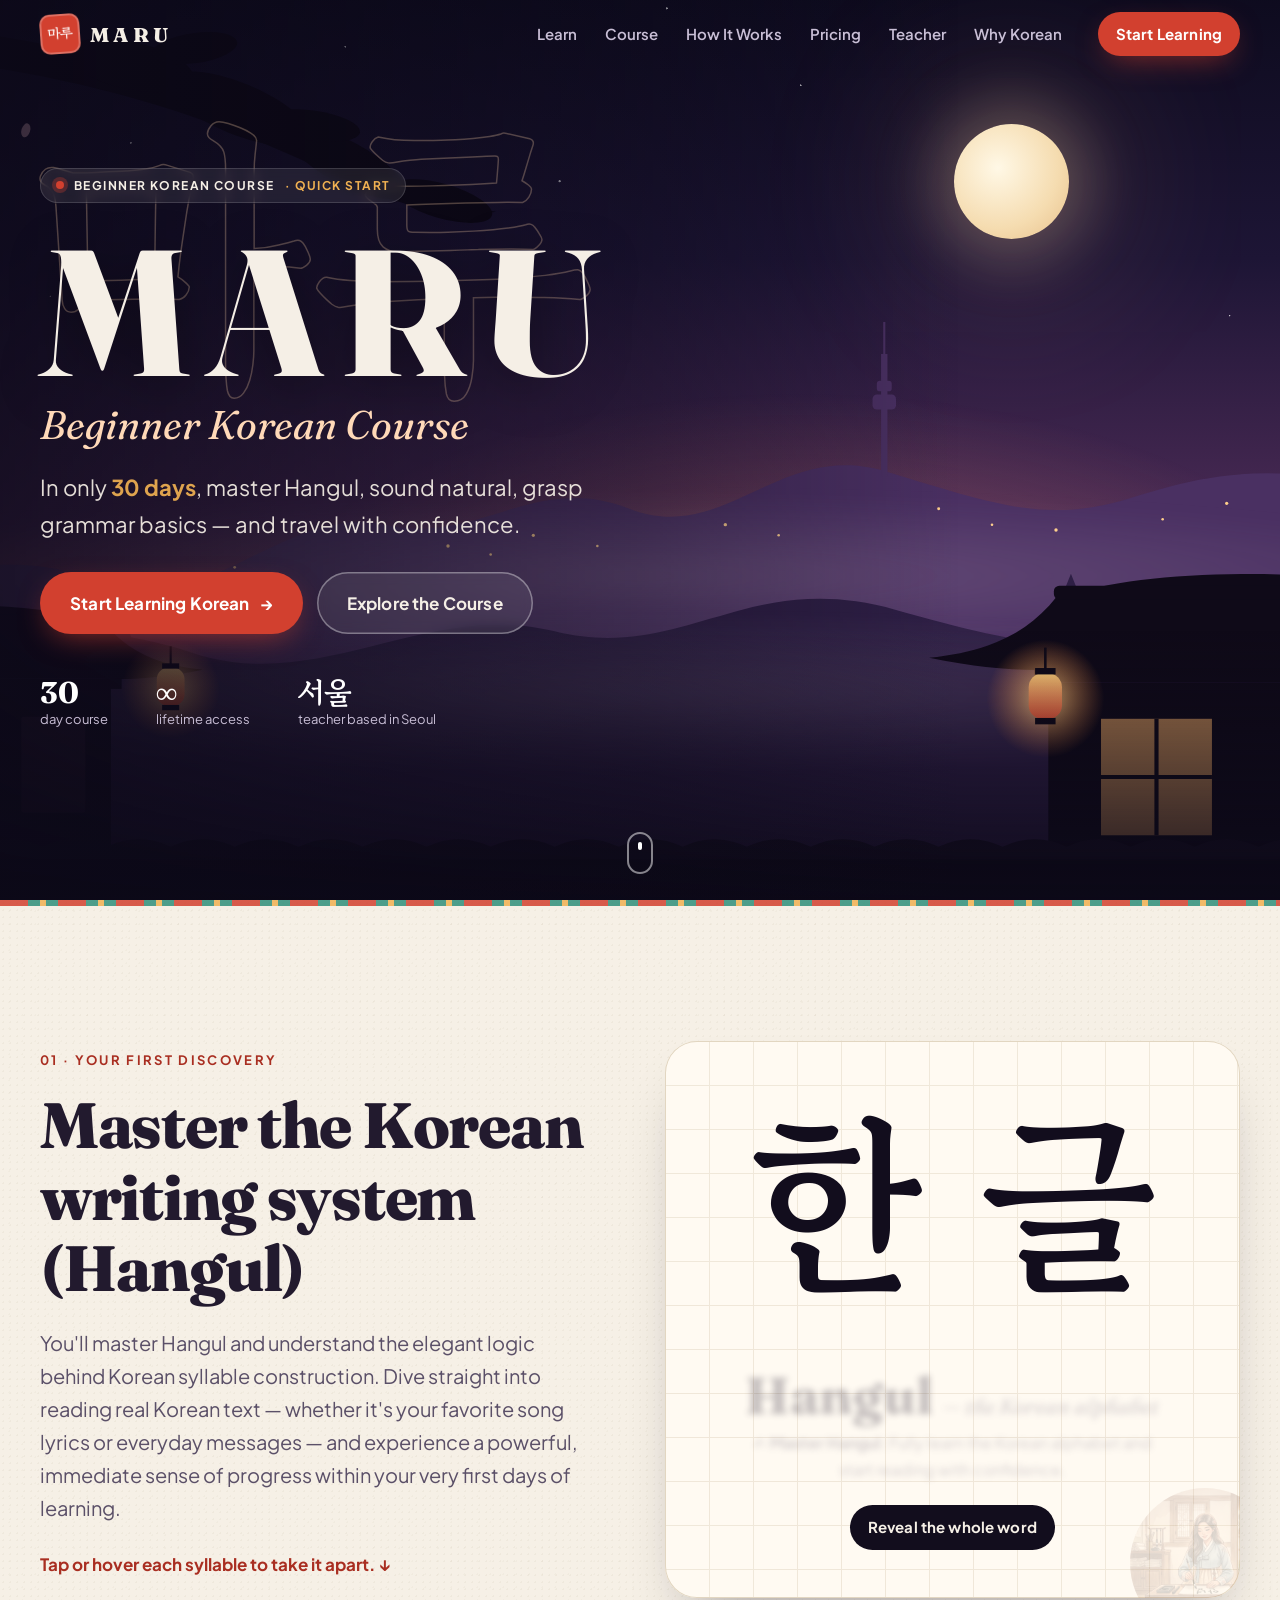
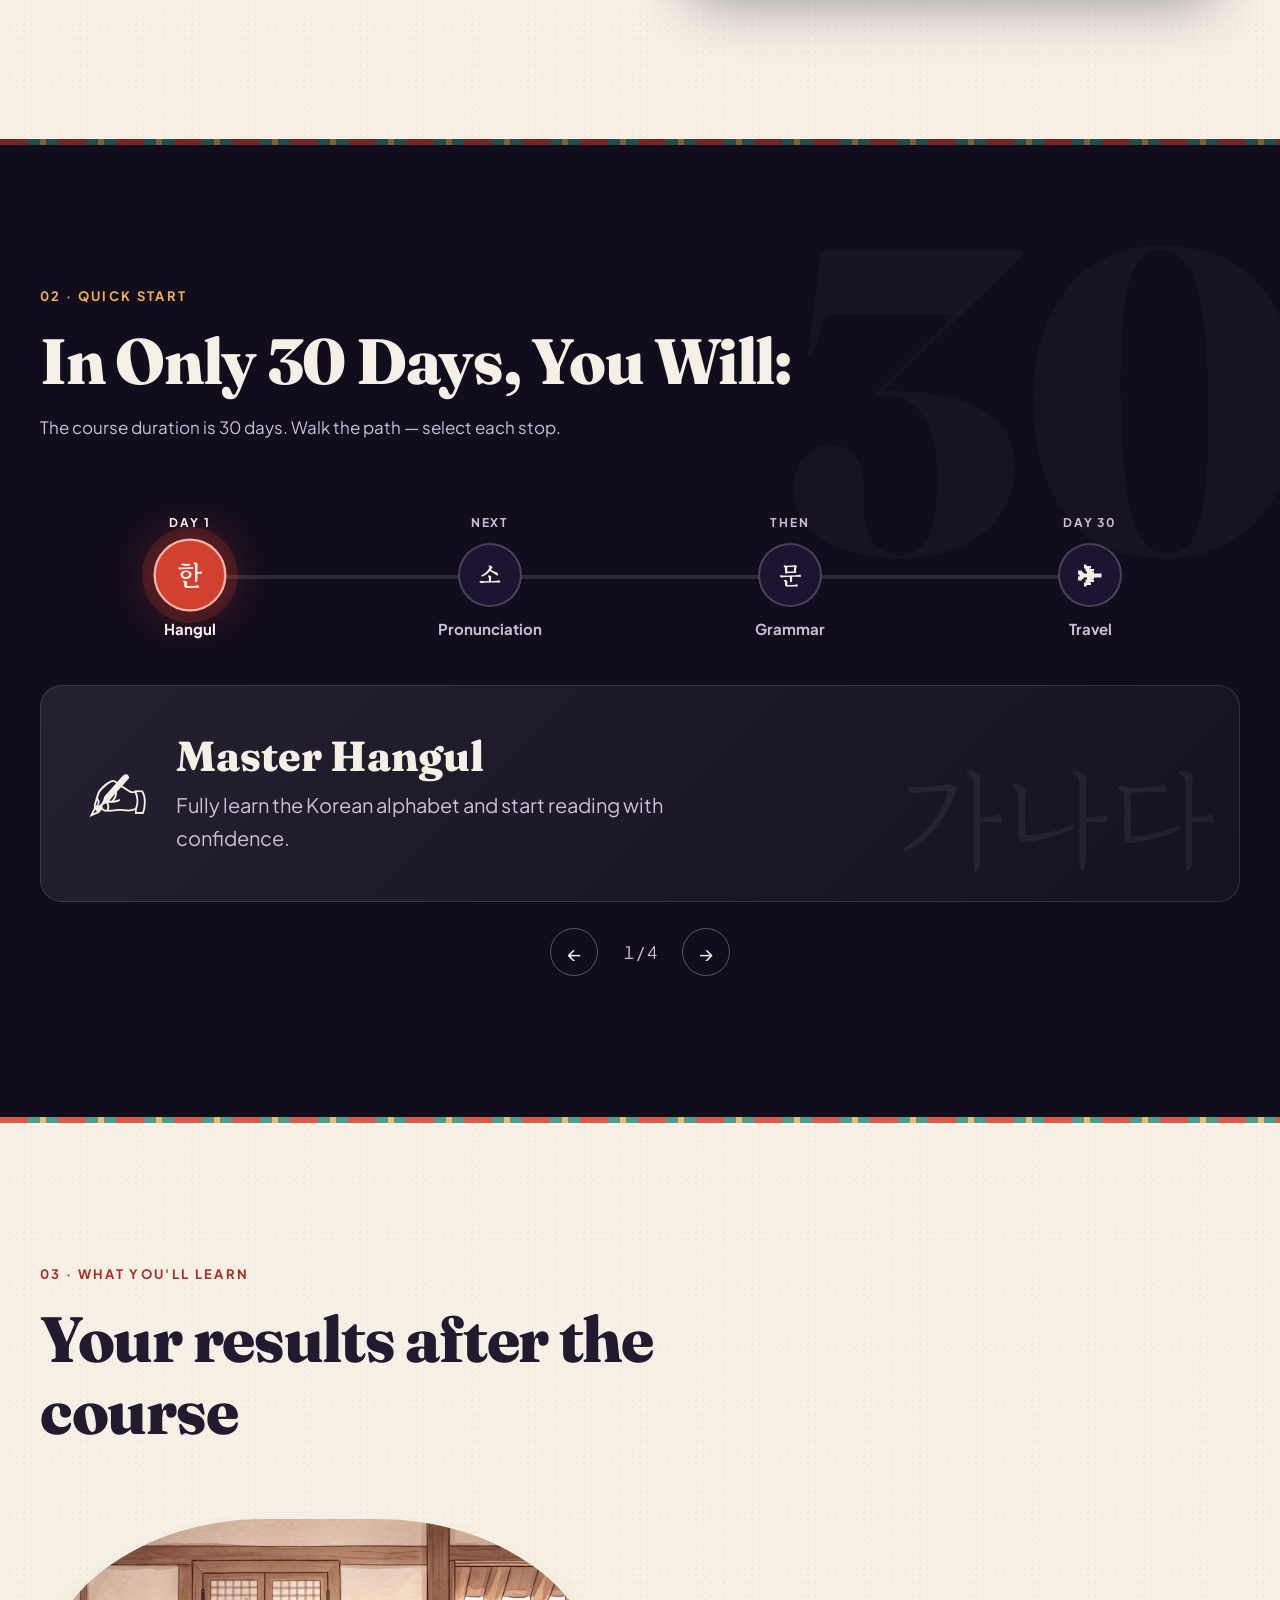
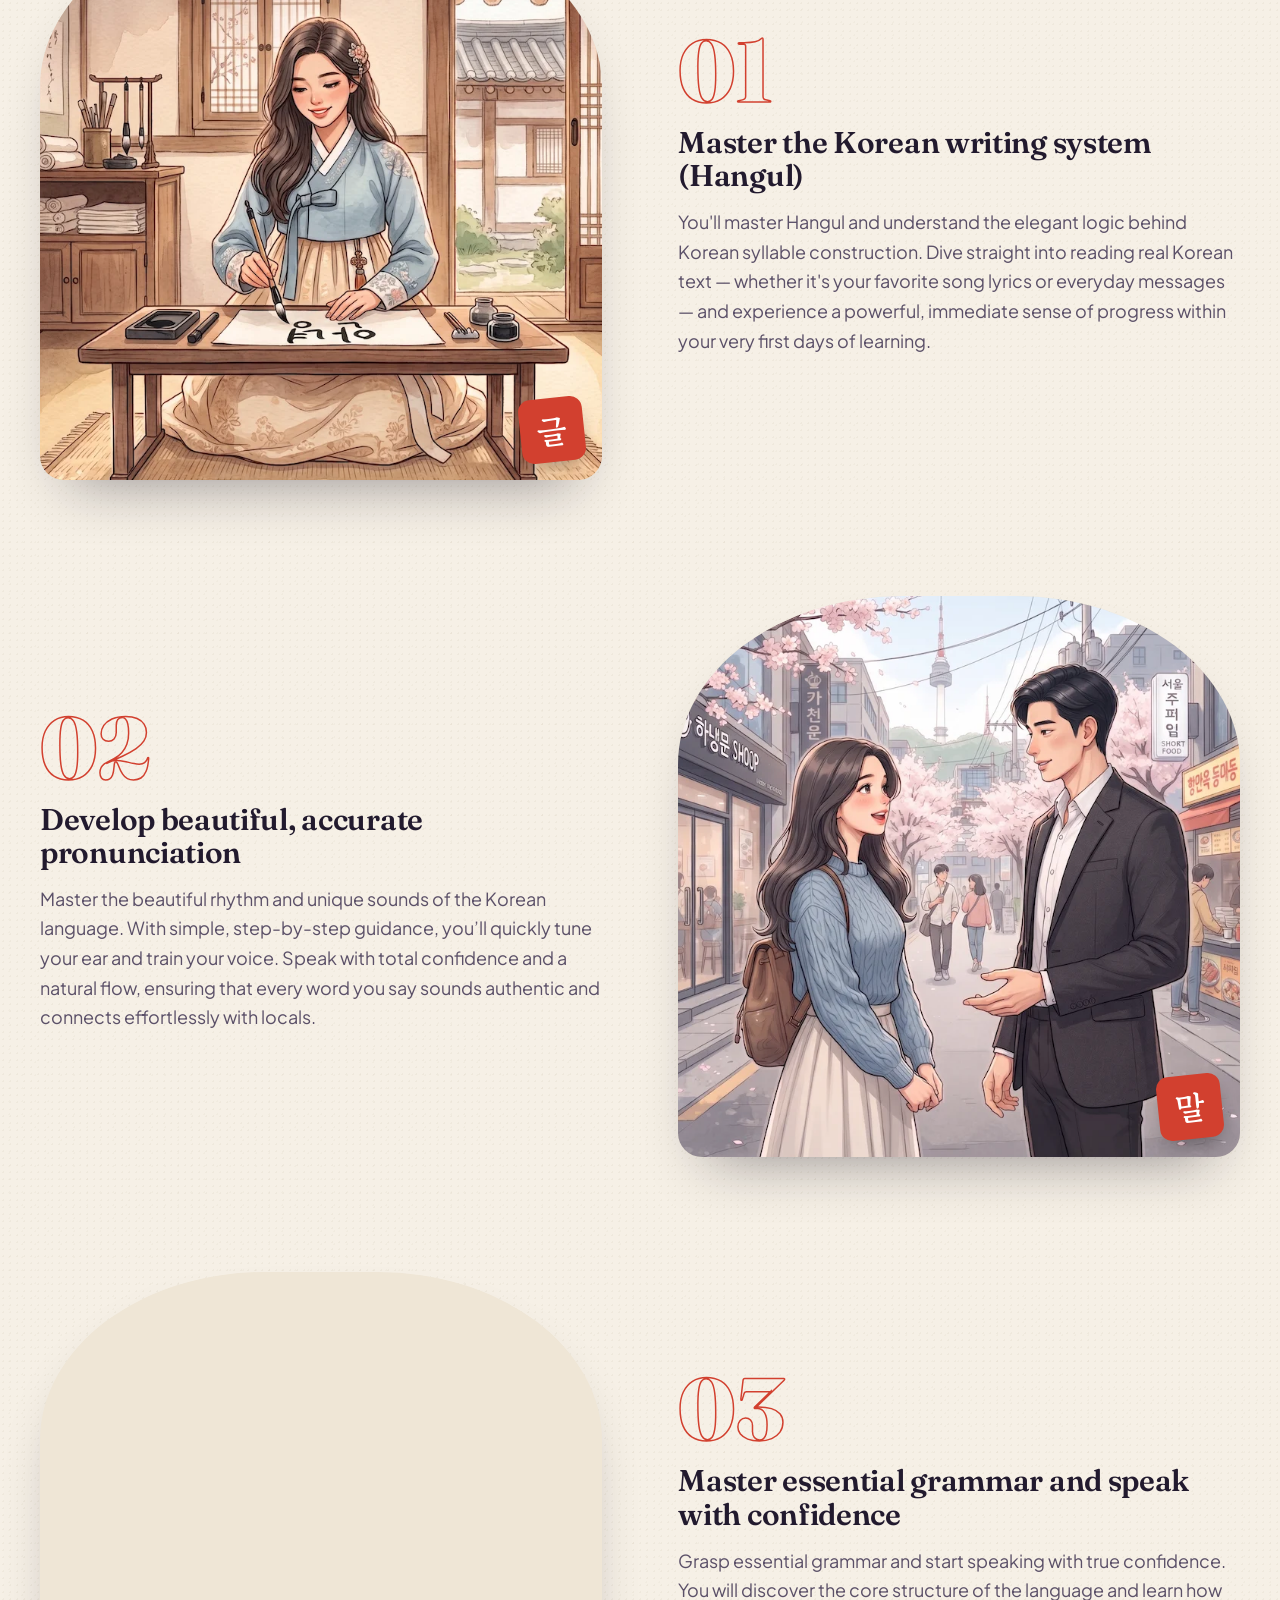
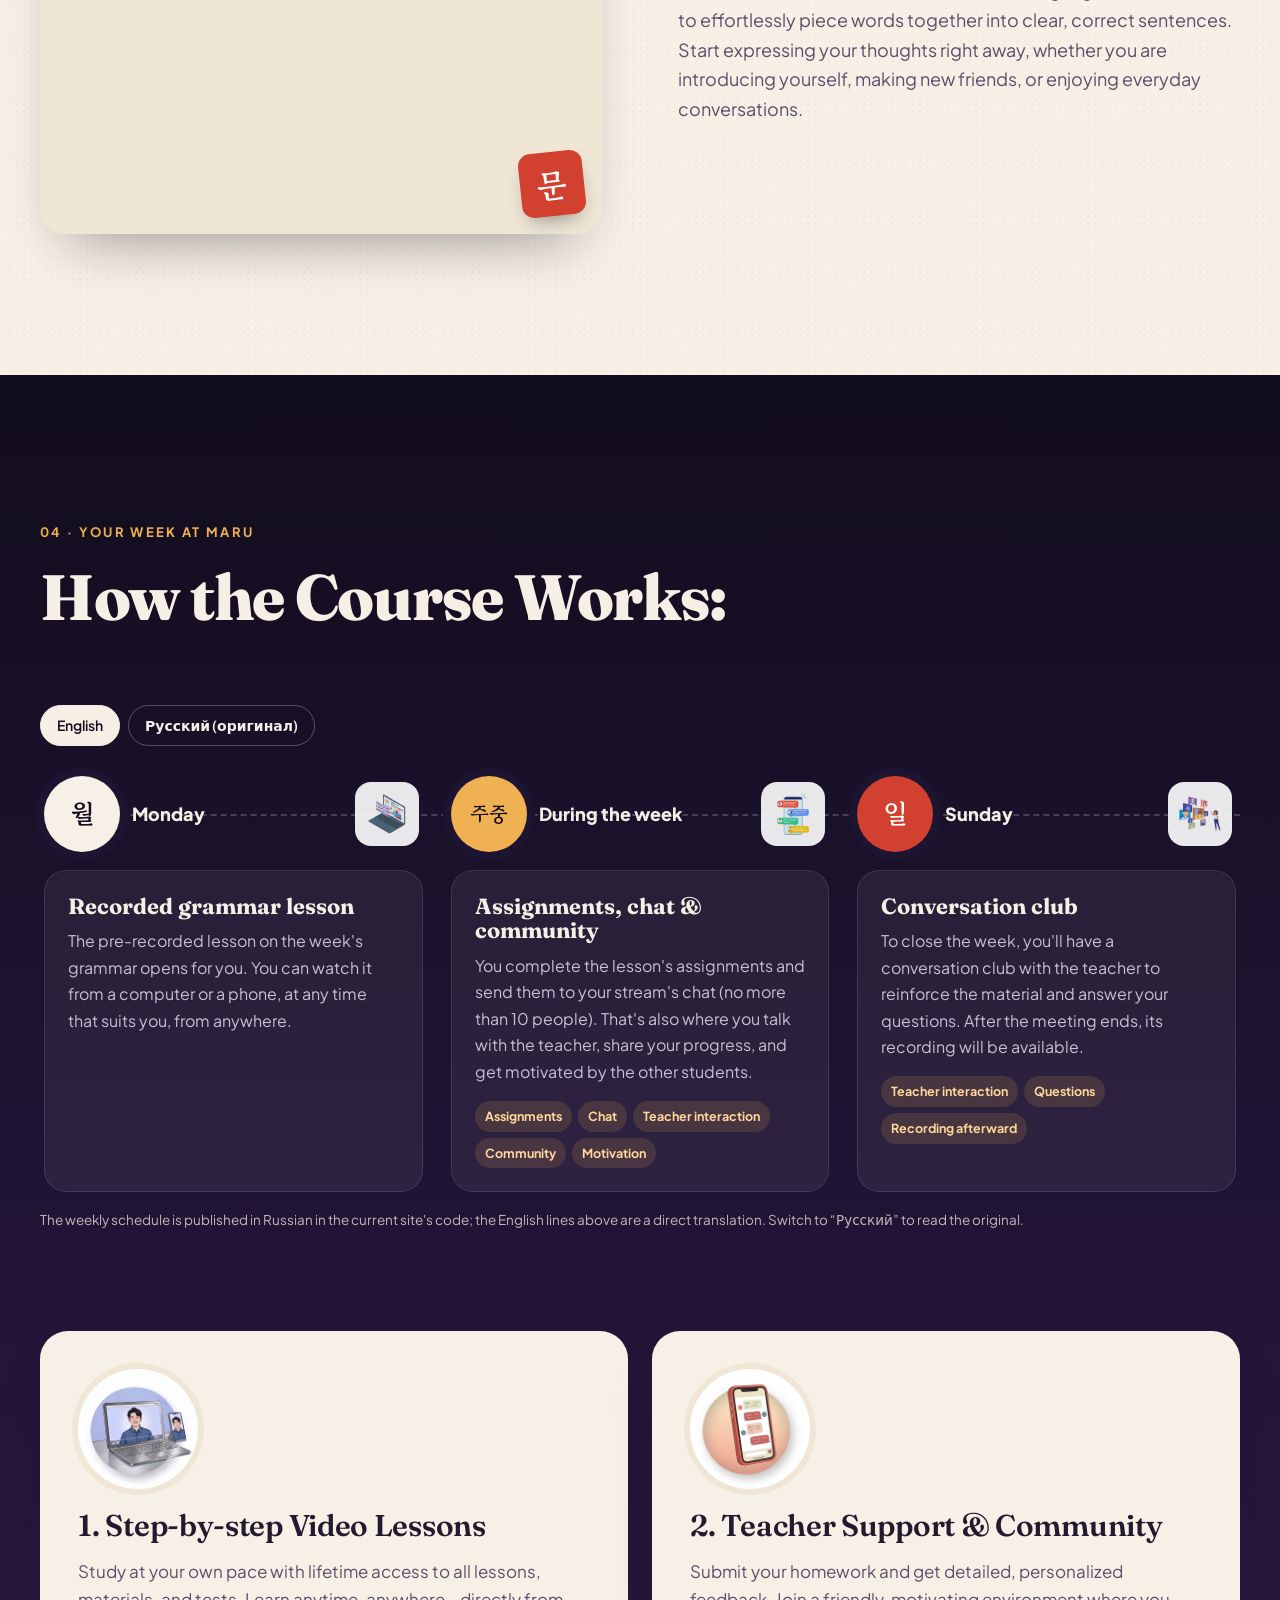
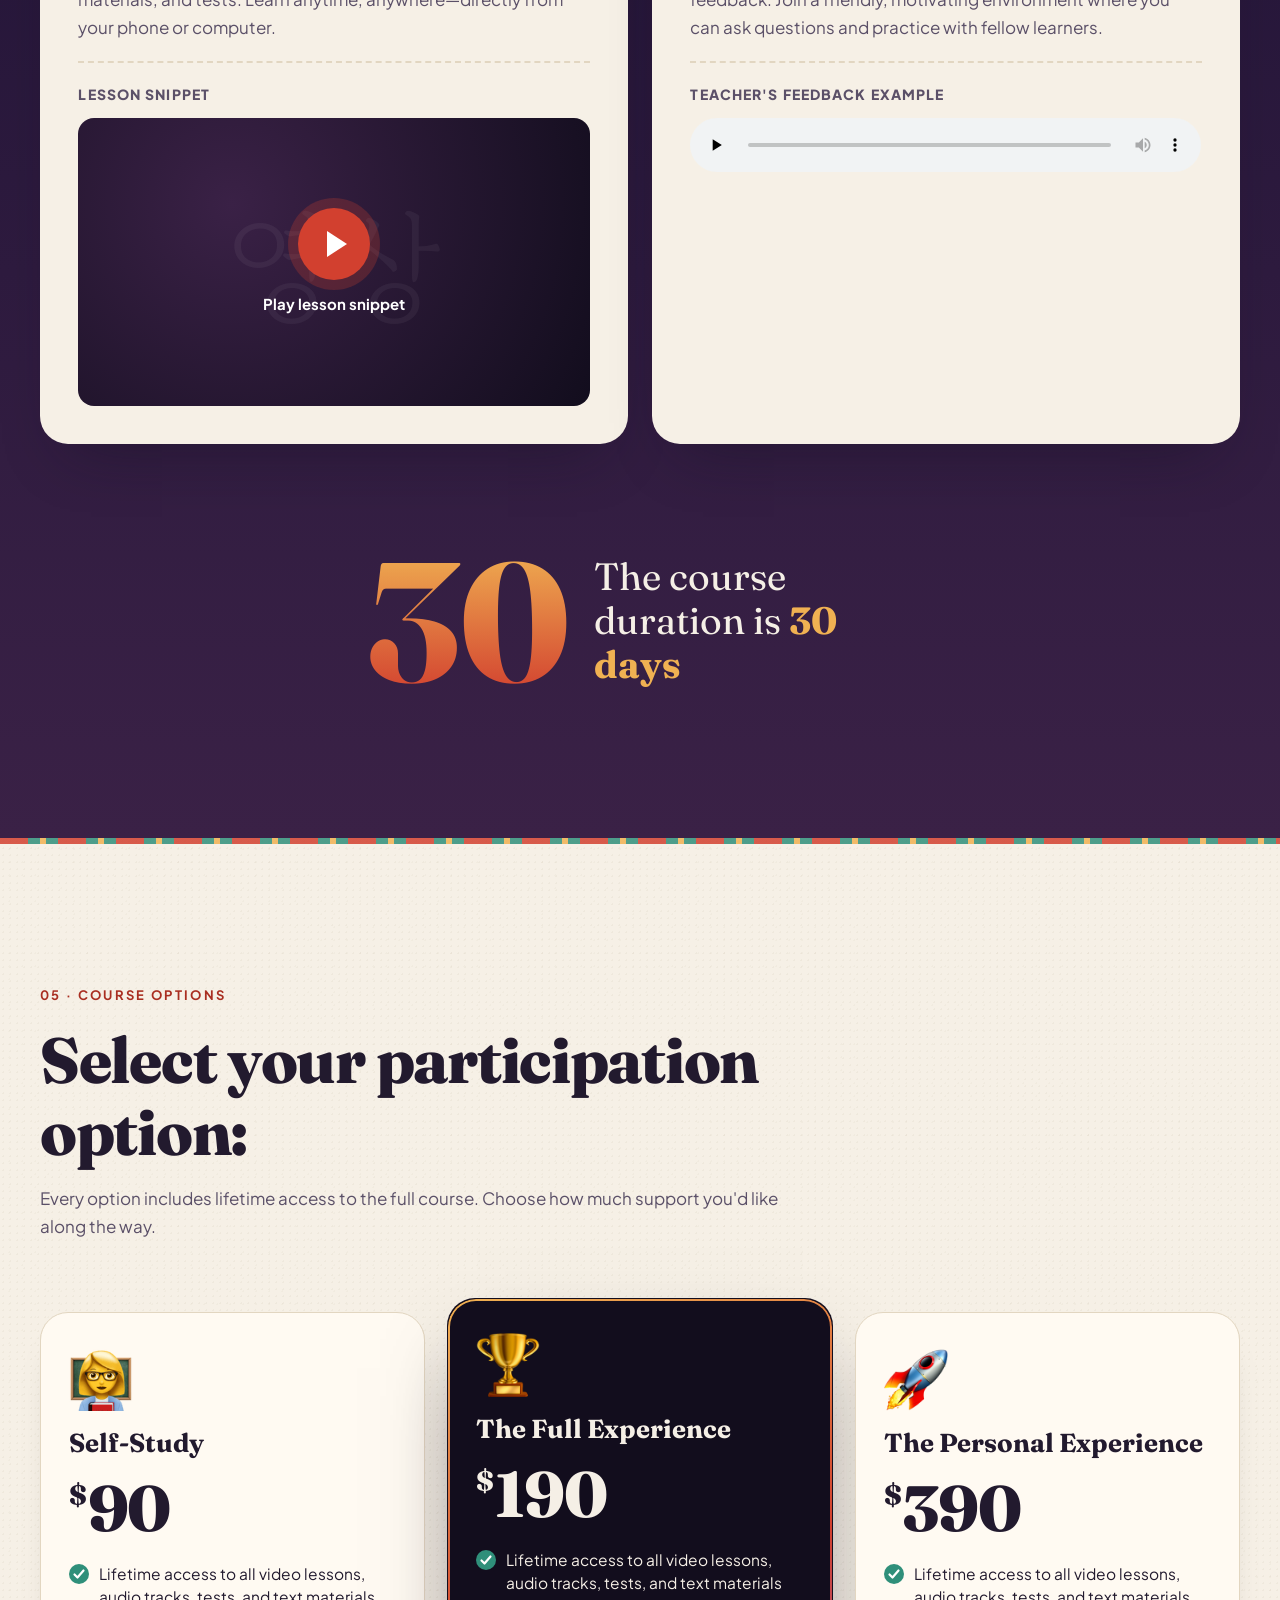
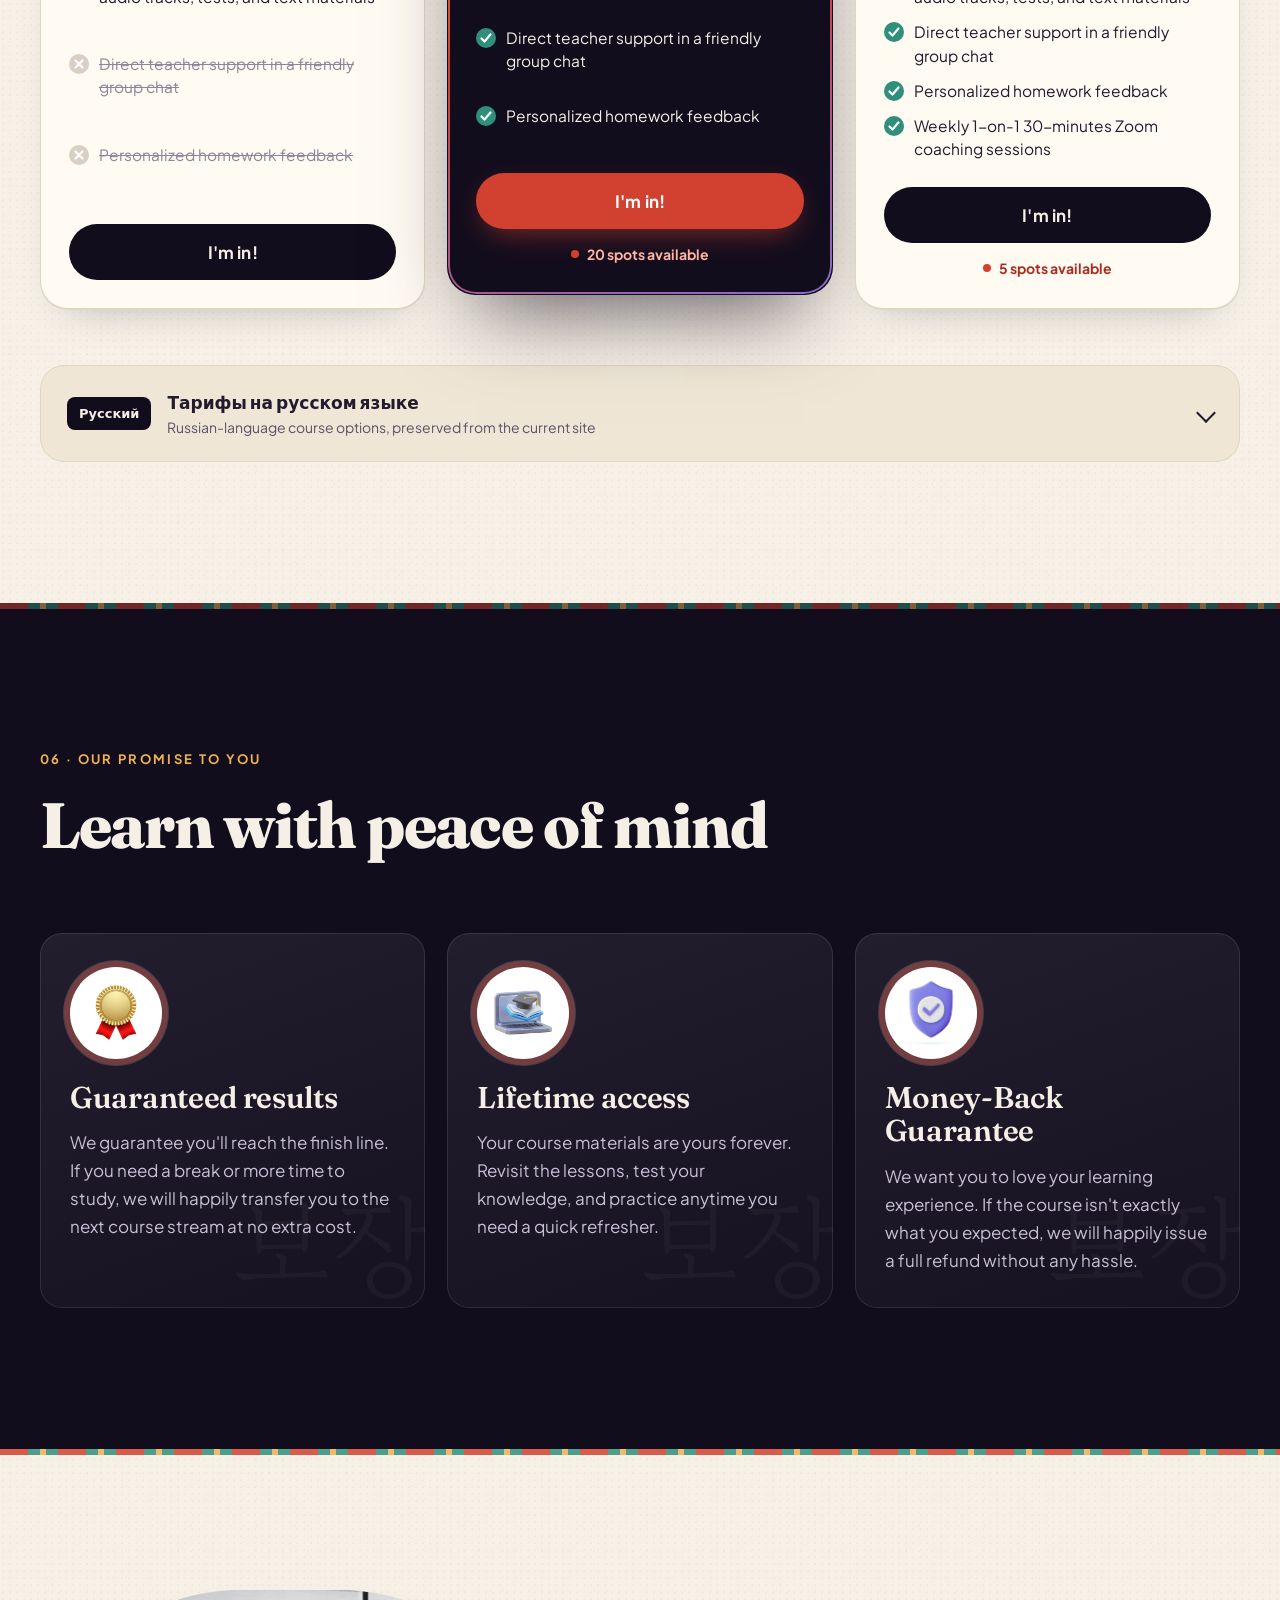
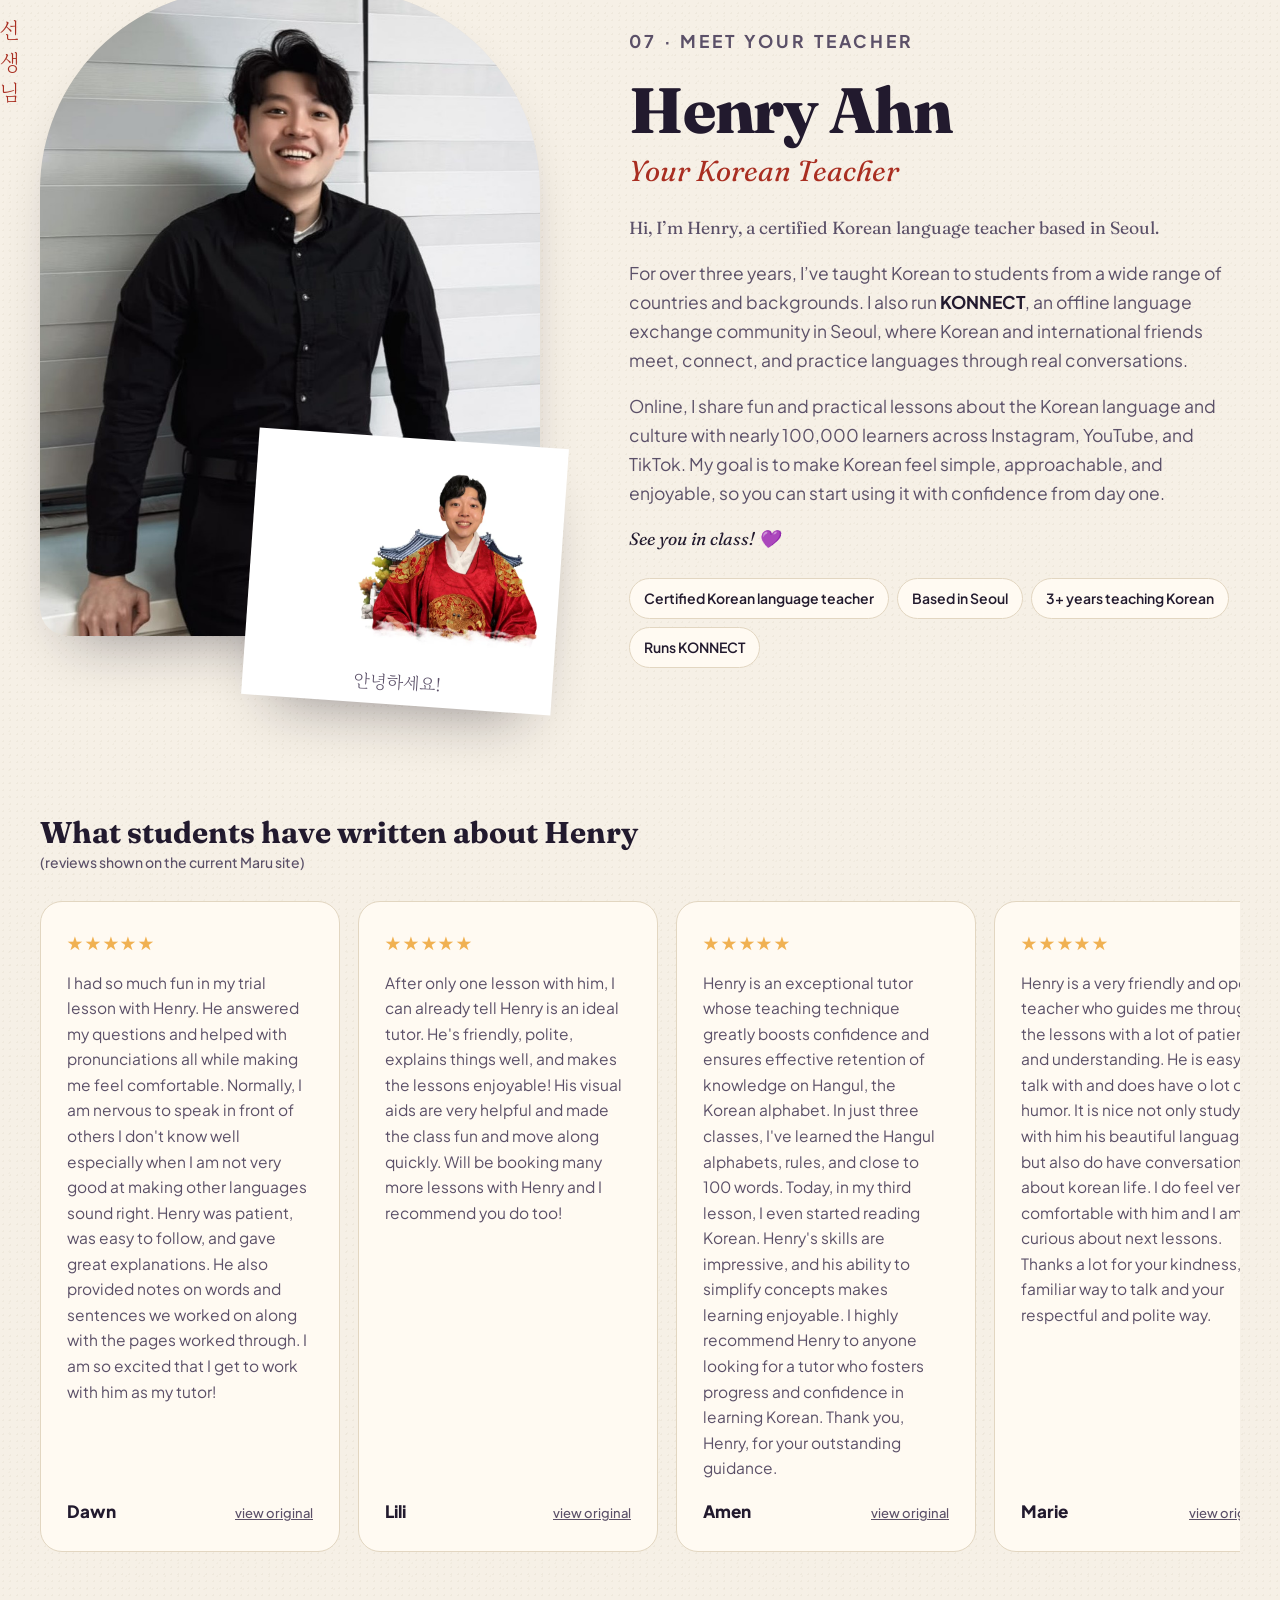
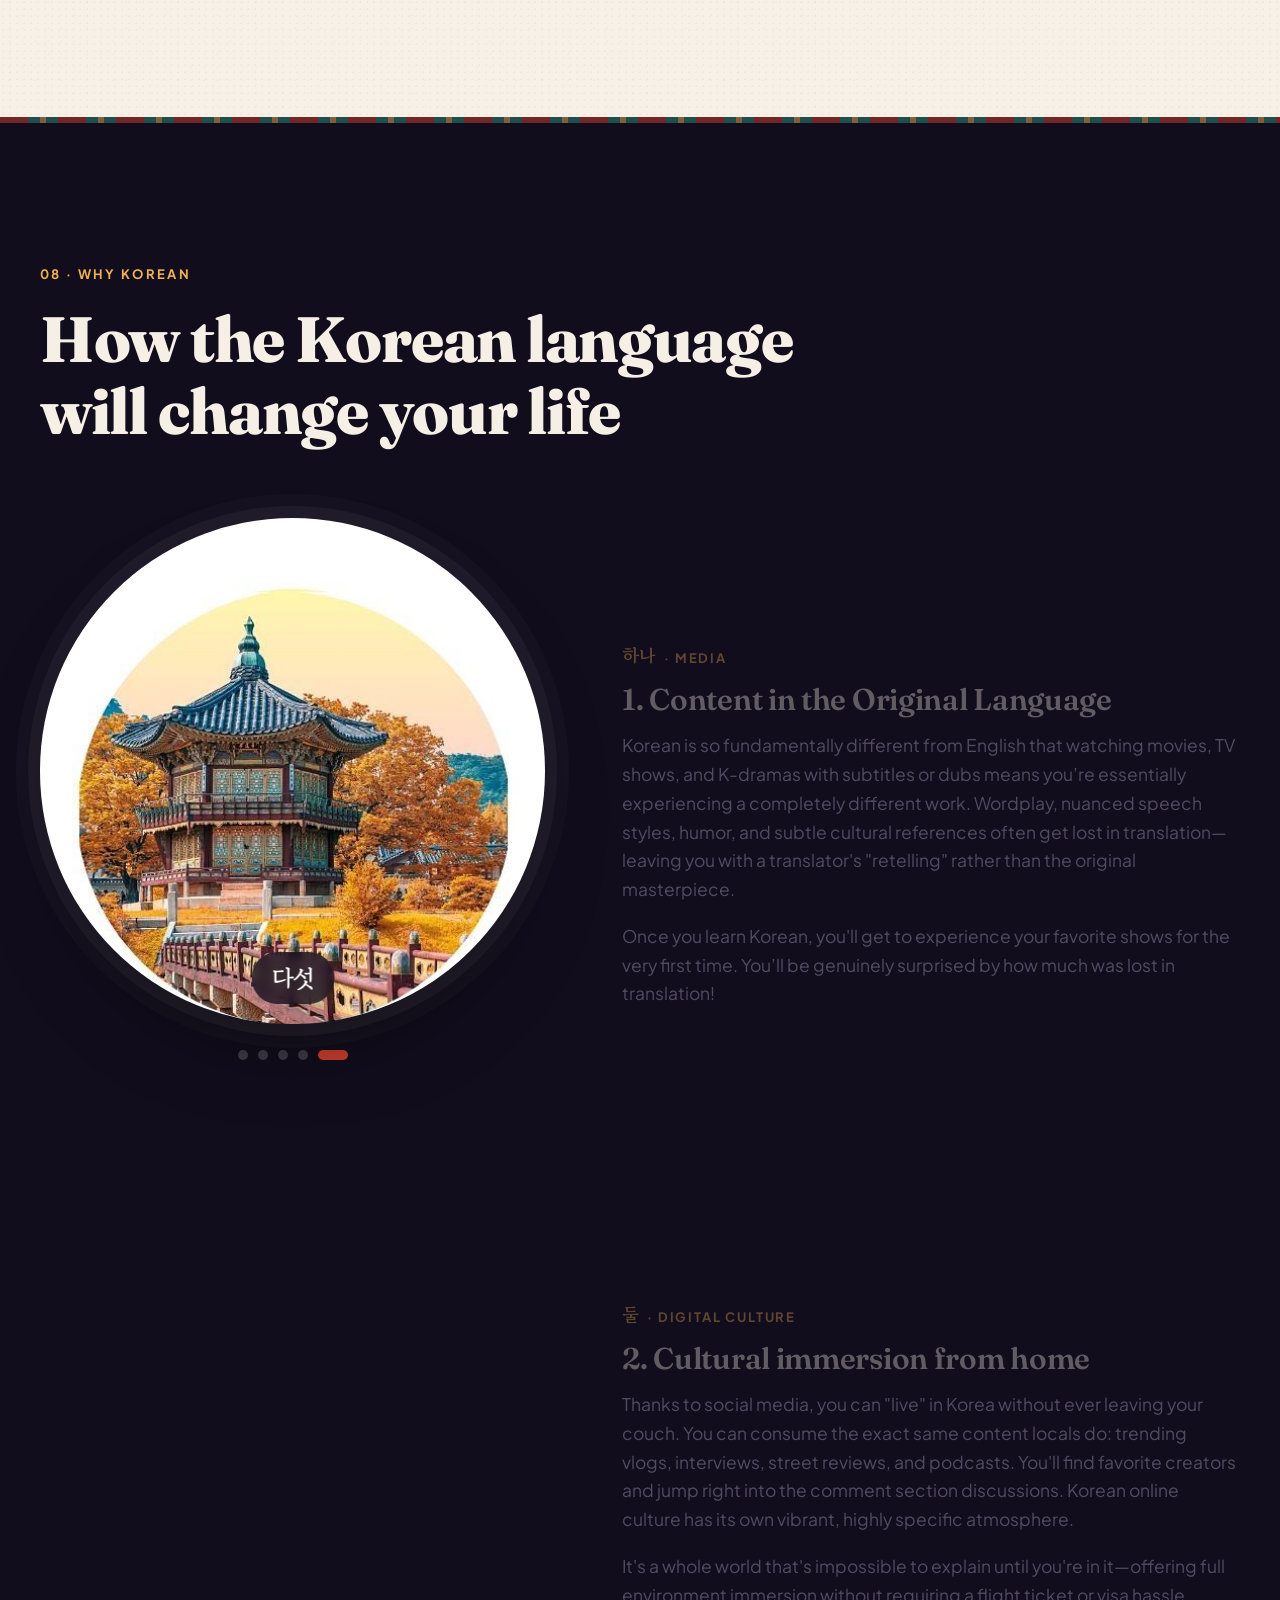
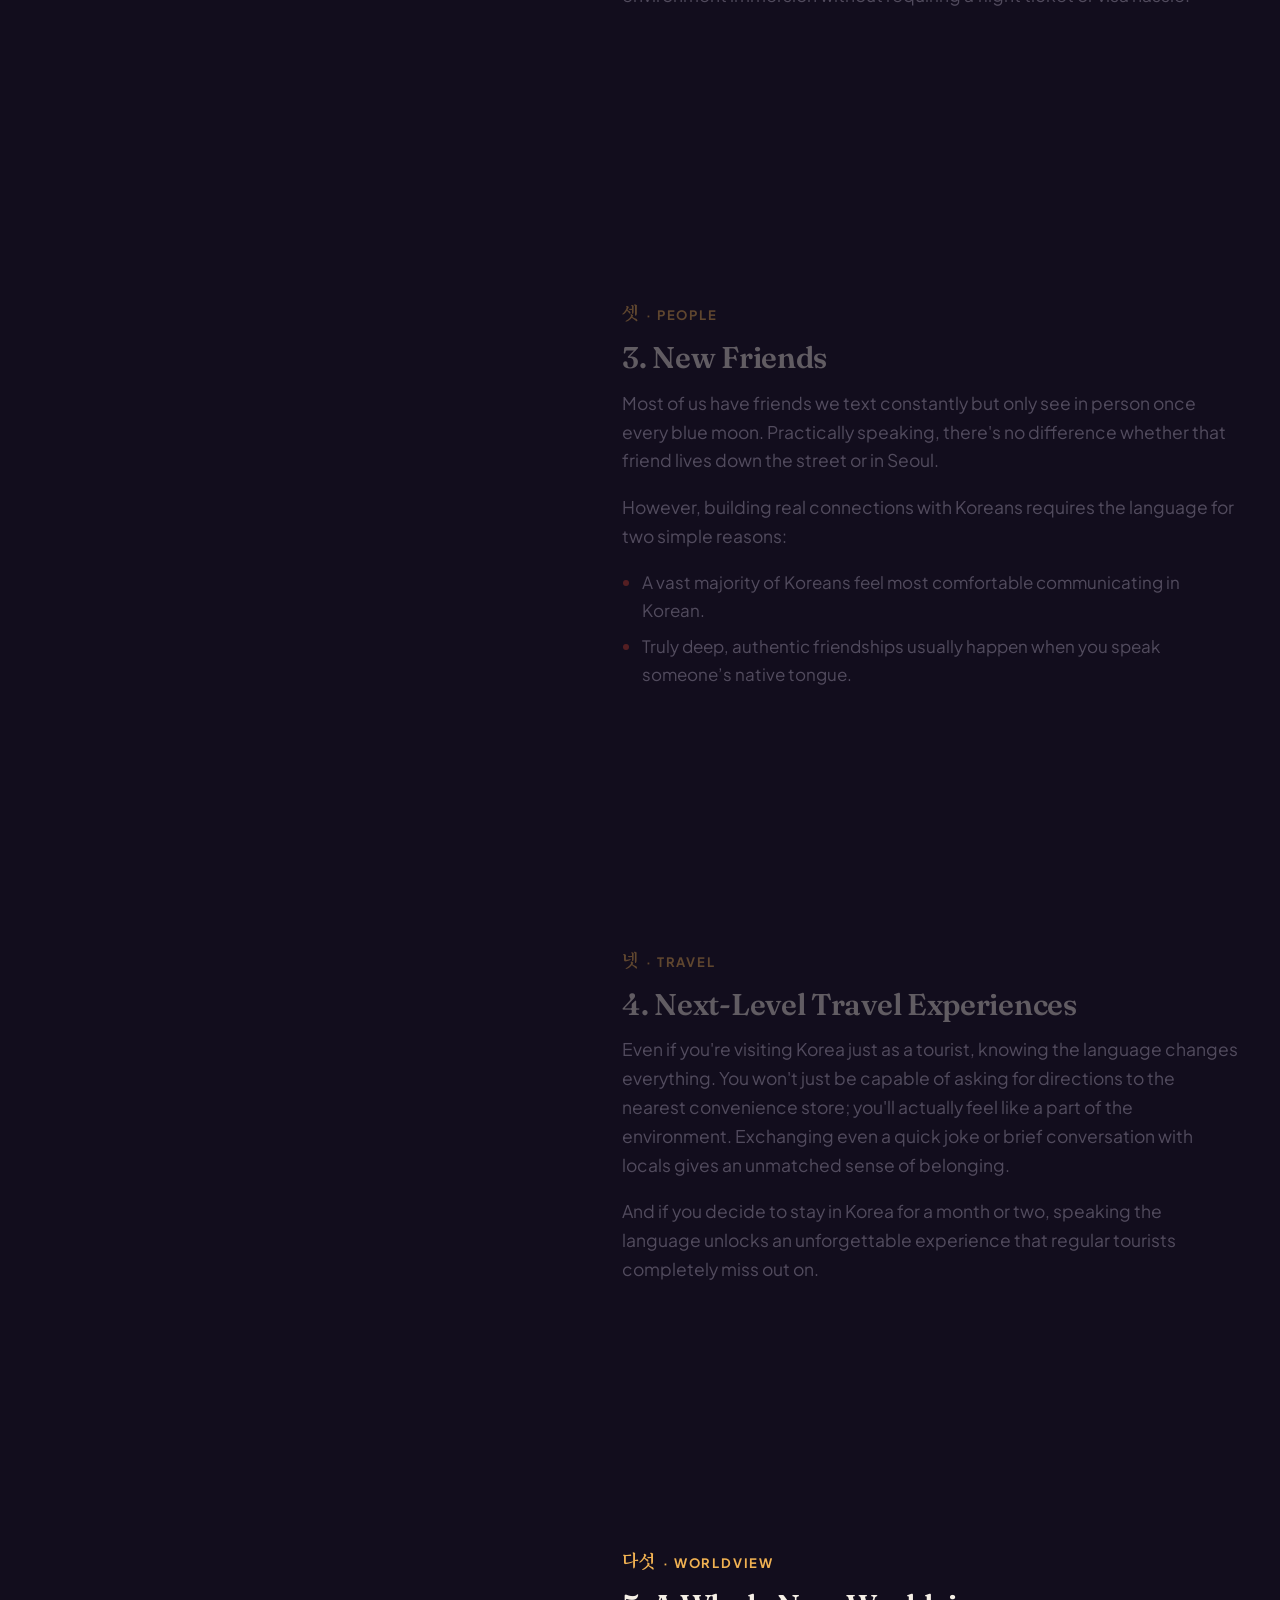
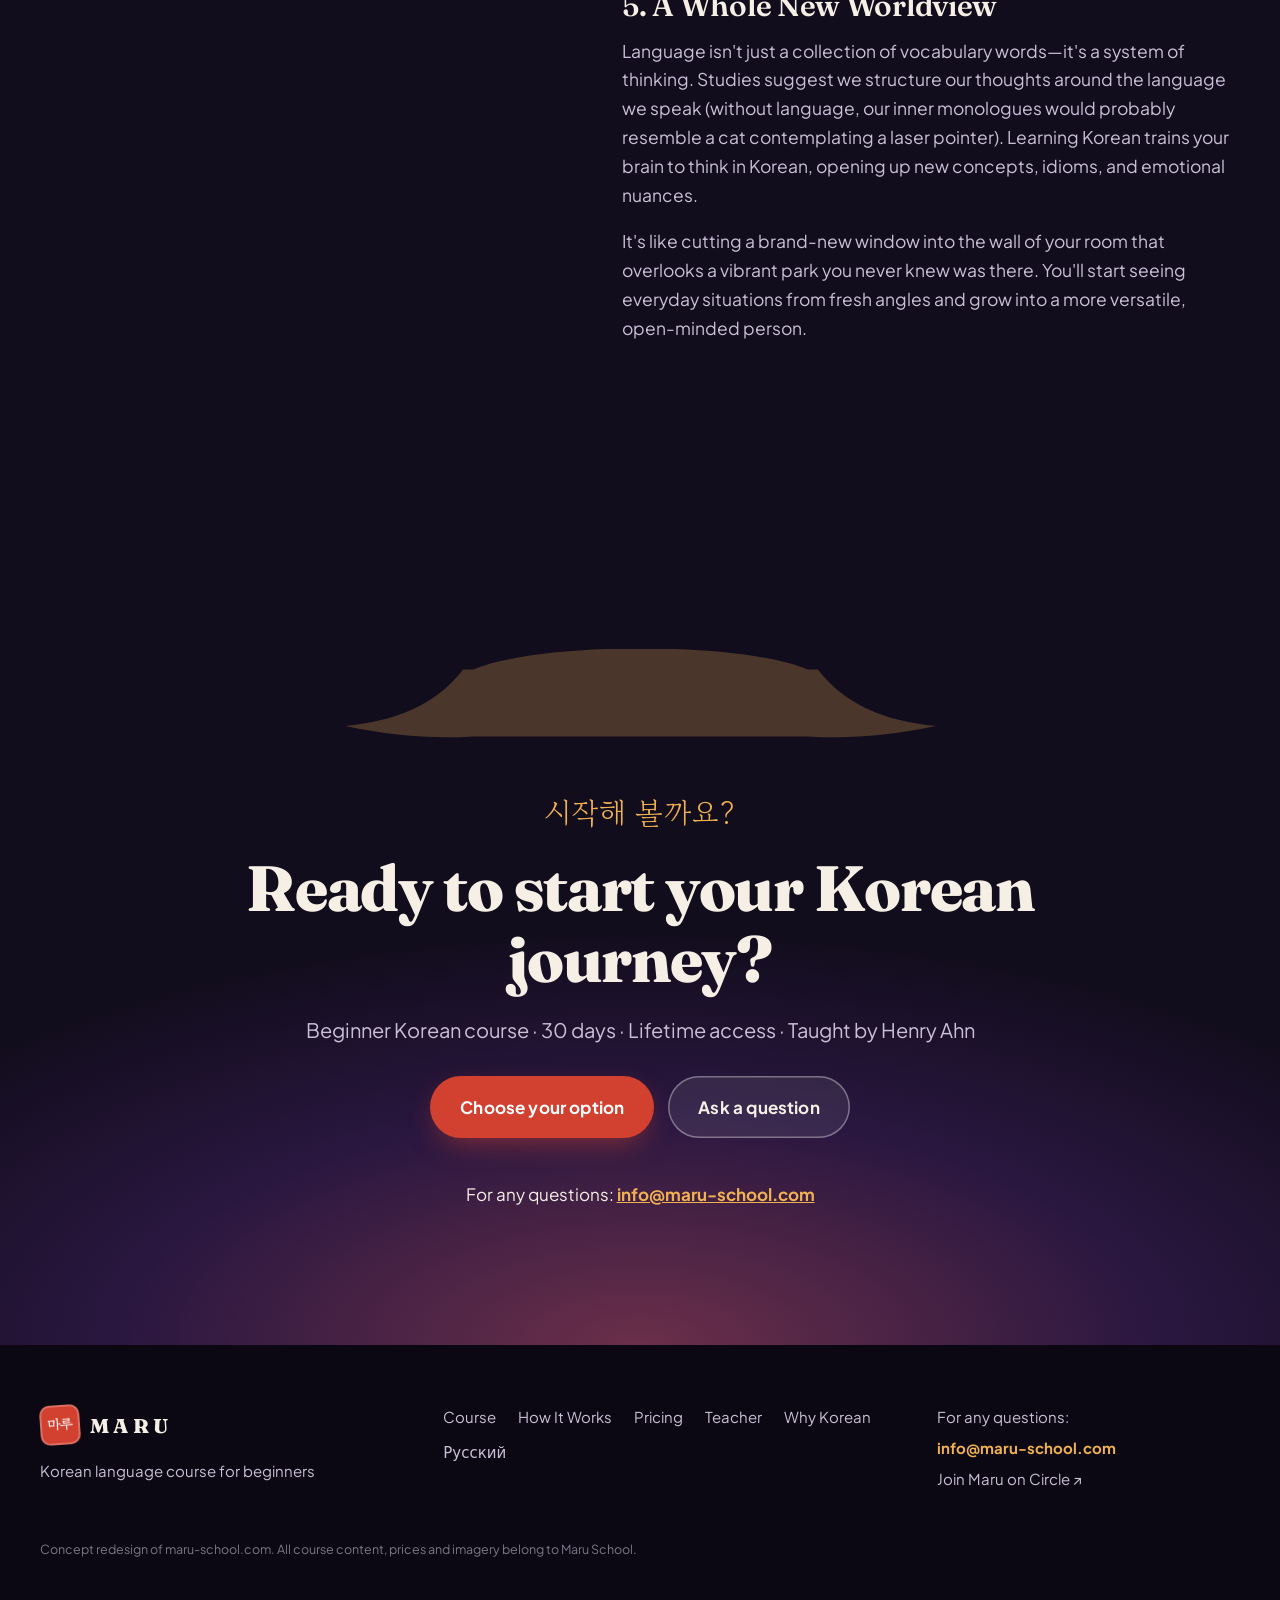
<file: index.html>
<!doctype html>
<html lang="en">
<head>
  <meta charset="utf-8">
  <meta name="viewport" content="width=device-width, initial-scale=1">
  <title>Maru School · Beginner Korean Course with Henry Ahn</title>
  <meta name="description" content="Maru's Beginner Korean course: in only 30 days, master Hangul, sound natural, grasp grammar basics and travel with confidence. Learn with Henry Ahn, a certified Korean language teacher based in Seoul.">
  <meta name="theme-color" content="#120d1d">
  <link rel="canonical" href="https://maru-school.com/">
  <meta property="og:title" content="Maru School · Beginner Korean Course">
  <meta property="og:description" content="In only 30 days: master Hangul, sound natural, grasp grammar basics and travel with confidence.">
  <meta property="og:type" content="website">
  <meta property="og:image" content="assets/img/henry-hanbok.webp">
  <link rel="icon" href="assets/img/icons/favicon-196.jpg">
  <link rel="icon" sizes="32x32" href="assets/img/icons/favicon-32.jpg">
  <link rel="apple-touch-icon" href="assets/img/icons/apple-touch-icon.jpg">
  <link rel="preconnect" href="https://fonts.googleapis.com">
  <link rel="preconnect" href="https://fonts.gstatic.com" crossorigin>
  <link href="https://fonts.googleapis.com/css2?family=Fraunces:opsz,wght@9..144,400;9..144,600;9..144,800&family=Gowun+Batang:wght@400;700&family=Plus+Jakarta+Sans:wght@400;500;600;700;800&display=swap" rel="stylesheet">
  <link rel="stylesheet" href="styles.css">
</head>
<body>
  <a class="skip-link" href="#main">Skip to content</a>

  <!-- ============ NAVIGATION ============ -->
  <header class="nav" id="nav">
    <div class="nav__inner">
      <a class="brand" href="#top" aria-label="Maru School — back to top">
        <span class="brand__seal" aria-hidden="true">마루</span>
        <span class="brand__word">MARU</span>
      </a>
      <nav class="nav__links" aria-label="Primary">
        <a href="#hangul" data-nav>Learn</a>
        <a href="#course" data-nav>Course</a>
        <a href="#how" data-nav>How It Works</a>
        <a href="#pricing" data-nav>Pricing</a>
        <a href="#teacher" data-nav>Teacher</a>
        <a href="#why" data-nav>Why Korean</a>
      </nav>
      <a class="btn btn--primary btn--sm nav__cta" href="#pricing">Start Learning</a>
      <button class="nav__toggle" id="navToggle" aria-expanded="false" aria-controls="mobileMenu" aria-label="Open menu">
        <span></span><span></span>
      </button>
    </div>
  </header>

  <div class="mobile-menu" id="mobileMenu" hidden>
    <div class="mobile-menu__bg" aria-hidden="true">한국어</div>
    <nav aria-label="Mobile">
      <ol>
        <li><a href="#hangul"><span lang="ko">한글</span>Learn</a></li>
        <li><a href="#course"><span lang="ko">과정</span>Course</a></li>
        <li><a href="#how"><span lang="ko">방법</span>How It Works</a></li>
        <li><a href="#pricing"><span lang="ko">가격</span>Pricing</a></li>
        <li><a href="#teacher"><span lang="ko">선생님</span>Teacher</a></li>
        <li><a href="#why"><span lang="ko">왜</span>Why Korean</a></li>
      </ol>
    </nav>
    <a class="btn btn--primary btn--lg" href="#pricing">Start Learning Korean</a>
    <a class="mobile-menu__mail" href="mailto:info@maru-school.com">info@maru-school.com</a>
  </div>

  <main id="main">
    <!-- ============ HERO ============ -->
    <section class="hero" id="top" aria-labelledby="hero-title">
      <div class="hero__scene" aria-hidden="true">
        <div class="layer layer--sky"></div>
        <div class="layer layer--glow"></div>
        <div class="layer layer--stars" data-depth="0.02"></div>
        <div class="layer layer--moon" data-depth="0.04"><span></span></div>
        <svg class="layer layer--far" data-depth="0.06" viewBox="0 0 1600 900" preserveAspectRatio="xMidYMax slice">
          <path d="M0 610 C120 560 210 540 300 575 S470 500 560 520 700 470 790 505 930 440 1030 470 1180 520 1260 495 1420 450 1600 520 V900 H0Z" fill="#4a3062"/>
          <!-- Namsan tower silhouette -->
          <g fill="#4a3062">
            <rect x="1026" y="360" width="6" height="115"/>
            <rect x="1018" y="398" width="22" height="14" rx="4"/>
            <rect x="1022" y="385" width="14" height="10" rx="3"/>
            <rect x="1028" y="330" width="2" height="32"/>
          </g>
          <g class="city-lights" fill="#ffcf8a">
            <circle cx="620" cy="540" r="1.6"/><circle cx="660" cy="548" r="1.2"/><circle cx="700" cy="530" r="1.5"/>
            <circle cx="760" cy="540" r="1.2"/><circle cx="880" cy="520" r="1.6"/><circle cx="930" cy="530" r="1.2"/>
            <circle cx="1080" cy="505" r="1.4"/><circle cx="1130" cy="520" r="1.2"/><circle cx="1190" cy="525" r="1.6"/>
            <circle cx="1290" cy="515" r="1.2"/><circle cx="1350" cy="500" r="1.5"/><circle cx="420" cy="560" r="1.3"/>
          </g>
        </svg>
        <div class="mist mist--1"></div>
        <svg class="layer layer--mid" data-depth="0.1" viewBox="0 0 1600 900" preserveAspectRatio="xMidYMax slice">
          <path d="M0 690 C140 620 260 600 380 640 S600 590 720 620 900 560 1040 600 1260 650 1380 610 1520 580 1600 600 V900 H0Z" fill="#2e1f45"/>
          <!-- pines on the ridge -->
          <g fill="#2e1f45">
            <path d="M300 640 l14 -40 l14 40z M312 610 l10 -26 l10 26z"/>
            <path d="M1180 628 l16 -46 l16 46z M1192 596 l12 -30 l12 30z"/>
            <path d="M1400 606 l12 -34 l12 34z"/>
          </g>
        </svg>
        <div class="mist mist--2"></div>
        <svg class="layer layer--hanok" data-depth="0.16" viewBox="0 0 1600 900" preserveAspectRatio="xMidYMax slice">
          <defs>
            <radialGradient id="lanternGlow">
              <stop offset="0" stop-color="#ffd48a" stop-opacity=".9"/>
              <stop offset="1" stop-color="#ff8a3d" stop-opacity="0"/>
            </radialGradient>
            <linearGradient id="lanternBody" x1="0" x2="0" y1="0" y2="1">
              <stop offset="0" stop-color="#ffcf7a"/>
              <stop offset="1" stop-color="#e2553a"/>
            </linearGradient>
            <g id="roof">
              <!-- giwa roof with upswept eaves -->
              <path d="M-30 96 C10 92 40 80 62 52 L338 52 C360 80 390 92 430 96 C392 104 360 106 330 104 L70 104 C40 106 8 104 -30 96Z"/>
              <path d="M70 52 C120 30 280 30 330 52 Z"/>
              <rect x="60" y="44" width="280" height="10" rx="4"/>
              <rect x="46" y="104" width="308" height="10"/>
            </g>
          </defs>
          <!-- left hanok -->
          <g class="hanok" fill="#120c1c" transform="translate(-40 560)">
            <use href="#roof"/>
            <rect x="56" y="114" width="288" height="240"/>
            <g fill="#2a1a2e">
              <rect x="80" y="140" width="70" height="90" rx="2"/><rect x="170" y="140" width="70" height="90" rx="2"/><rect x="260" y="140" width="60" height="90" rx="2"/>
            </g>
            <g fill="#ffb86b" opacity=".75" class="window-glow">
              <rect x="86" y="146" width="58" height="78"/><rect x="176" y="146" width="58" height="78"/>
            </g>
            <g stroke="#120c1c" stroke-width="3">
              <path d="M115 146 V224 M86 185 H144 M205 146 V224 M176 185 H234"/>
            </g>
          </g>
          <!-- right hanok (larger, closer) -->
          <g class="hanok" fill="#0f0a18" transform="translate(1110 520) scale(1.3)">
            <use href="#roof"/>
            <rect x="56" y="114" width="288" height="260"/>
            <g fill="#ffb86b" opacity=".6" class="window-glow">
              <rect x="94" y="140" width="80" height="84"/>
            </g>
            <g stroke="#0f0a18" stroke-width="3"><path d="M134 140 V224 M94 182 H174"/></g>
          </g>
          <!-- centre hanok, shown on portrait screens only -->
          <g class="hanok hanok--center" fill="#120c1c" transform="translate(620 600) scale(.9)">
            <use href="#roof"/>
            <rect x="56" y="114" width="288" height="240"/>
            <g fill="#ffb86b" opacity=".7" class="window-glow"><rect x="96" y="146" width="62" height="80"/><rect x="242" y="146" width="62" height="80"/></g>
            <g stroke="#120c1c" stroke-width="3"><path d="M127 146 V226 M96 186 H158 M273 146 V226 M242 186 H304"/></g>
          </g>
          <!-- stone wall (doldam) -->
          <path d="M0 830 H1600 V900 H0Z" fill="#0d0914"/>
          <g fill="#171021">
            <path d="M0 822 q30 -14 60 0 q30 -14 60 0 q30 -14 60 0 q30 -14 60 0 q30 -14 60 0 q30 -14 60 0 q30 -14 60 0 q30 -14 60 0 q30 -14 60 0 q30 -14 60 0 q30 -14 60 0 q30 -14 60 0 q30 -14 60 0 q30 -14 60 0 q30 -14 60 0 q30 -14 60 0 q30 -14 60 0 q30 -14 60 0 q30 -14 60 0 q30 -14 60 0 q30 -14 60 0 q30 -14 60 0 q30 -14 60 0 q30 -14 60 0 q30 -14 60 0 q30 -14 60 0 q30 -14 60 0 V834 H0Z"/>
          </g>
          <!-- lanterns -->
          <g class="lanterns">
            <g class="lantern" transform="translate(30 674)">
              <circle r="46" fill="url(#lanternGlow)" class="lantern__glow"/>
              <line x1="0" y1="-40" x2="0" y2="-20" stroke="#120c1c" stroke-width="2"/>
              <rect x="-13" y="-20" width="26" height="36" rx="11" fill="url(#lanternBody)"/>
              <rect x="-8" y="-24" width="16" height="5" fill="#120c1c"/><rect x="-8" y="15" width="16" height="5" fill="#120c1c"/>
            </g>
            <g class="lantern lantern--b" transform="translate(360 674)">
              <circle r="46" fill="url(#lanternGlow)" class="lantern__glow"/>
              <line x1="0" y1="-40" x2="0" y2="-20" stroke="#120c1c" stroke-width="2"/>
              <rect x="-13" y="-20" width="26" height="36" rx="11" fill="url(#lanternBody)"/>
              <rect x="-8" y="-24" width="16" height="5" fill="#120c1c"/><rect x="-8" y="15" width="16" height="5" fill="#120c1c"/>
            </g>
            <g class="lantern lantern--c" transform="translate(1180 674) scale(1.2)">
              <circle r="46" fill="url(#lanternGlow)" class="lantern__glow"/>
              <line x1="0" y1="-40" x2="0" y2="-20" stroke="#0f0a18" stroke-width="2"/>
              <rect x="-13" y="-20" width="26" height="36" rx="11" fill="url(#lanternBody)"/>
              <rect x="-8" y="-24" width="16" height="5" fill="#0f0a18"/><rect x="-8" y="15" width="16" height="5" fill="#0f0a18"/>
            </g>
            <g class="lantern" transform="translate(1560 674) scale(1.2)">
              <circle r="46" fill="url(#lanternGlow)" class="lantern__glow"/>
              <line x1="0" y1="-40" x2="0" y2="-20" stroke="#0f0a18" stroke-width="2"/>
              <rect x="-13" y="-20" width="26" height="36" rx="11" fill="url(#lanternBody)"/>
              <rect x="-8" y="-24" width="16" height="5" fill="#0f0a18"/><rect x="-8" y="15" width="16" height="5" fill="#0f0a18"/>
            </g>
            <g class="lantern lantern--center" transform="translate(640 700)">
              <circle r="46" fill="url(#lanternGlow)" class="lantern__glow"/>
              <line x1="0" y1="-40" x2="0" y2="-20" stroke="#120c1c" stroke-width="2"/>
              <rect x="-13" y="-20" width="26" height="36" rx="11" fill="url(#lanternBody)"/>
              <rect x="-8" y="-24" width="16" height="5" fill="#120c1c"/><rect x="-8" y="15" width="16" height="5" fill="#120c1c"/>
            </g>
            <g class="lantern lantern--center lantern--b" transform="translate(960 700)">
              <circle r="46" fill="url(#lanternGlow)" class="lantern__glow"/>
              <line x1="0" y1="-40" x2="0" y2="-20" stroke="#120c1c" stroke-width="2"/>
              <rect x="-13" y="-20" width="26" height="36" rx="11" fill="url(#lanternBody)"/>
              <rect x="-8" y="-24" width="16" height="5" fill="#120c1c"/><rect x="-8" y="15" width="16" height="5" fill="#120c1c"/>
            </g>
          </g>
        </svg>
        <!-- pine branch, foreground -->
        <svg class="layer layer--pine" data-depth="0.24" viewBox="0 0 520 360" preserveAspectRatio="xMinYMin meet">
          <g class="pine" fill="#0b0712">
            <path d="M-10 40 C120 60 220 90 330 150 C380 176 420 200 470 206 C420 214 370 196 320 172 C220 124 120 90 -10 70Z"/>
            <g class="needles">
              <ellipse cx="130" cy="70" rx="60" ry="22" transform="rotate(12 130 70)"/>
              <ellipse cx="230" cy="110" rx="70" ry="24" transform="rotate(22 230 110)"/>
              <ellipse cx="330" cy="160" rx="62" ry="20" transform="rotate(28 330 160)"/>
              <ellipse cx="420" cy="196" rx="48" ry="16" transform="rotate(16 420 196)"/>
              <ellipse cx="190" cy="54" rx="40" ry="14" transform="rotate(-8 190 54)"/>
              <ellipse cx="300" cy="126" rx="44" ry="14" transform="rotate(8 300 126)"/>
            </g>
          </g>
        </svg>
        <canvas class="petals" id="petals"></canvas>
        <div class="hero__scrim"></div>
      </div>

      <div class="hero__content">
        <p class="eyebrow hero__eyebrow"><span class="dot" aria-hidden="true"></span><span class="nowrap">Beginner Korean course</span> <strong class="nowrap">· Quick Start</strong></p>
        <h1 class="hero__title" id="hero-title">
          <span class="hero__ko" lang="ko" aria-hidden="true">마루</span>
          <span class="hero__maru">MARU</span>
          <span class="visually-hidden"> — </span>
          <span class="hero__sub">Beginner Korean Course</span>
        </h1>
        <p class="hero__promise">In only <strong>30 days</strong>, master Hangul, sound natural, grasp grammar basics — and travel with confidence.</p>
        <div class="hero__ctas">
          <a class="btn btn--primary btn--lg" href="#pricing">Start Learning Korean <span aria-hidden="true">→</span></a>
          <a class="btn btn--ghost btn--lg" href="#journey">Explore the Course</a>
        </div>
        <ul class="hero__facts" aria-label="Course at a glance">
          <li><strong>30</strong><span>day course</span></li>
          <li><strong>∞</strong><span>lifetime access</span></li>
          <li><strong lang="ko">서울</strong><span>teacher based in Seoul</span></li>
        </ul>
      </div>
      <a class="hero__scroll" href="#hangul" aria-label="Scroll to discover Hangul"><span></span></a>
    </section>

    <!-- ============ INTERACTIVE HANGUL ============ -->
    <section class="hangul section section--paper" id="hangul" aria-labelledby="hangul-title">
      <div class="container hangul__grid">
        <div class="hangul__copy reveal">
          <p class="eyebrow eyebrow--ink">01 · Your first discovery</p>
          <h2 id="hangul-title" class="h2">Master the Korean writing system <span class="nowrap">(Hangul)</span></h2>
          <p class="lead">You'll master Hangul and understand the elegant logic behind Korean syllable construction. Dive straight into reading real Korean text — whether it's your favorite song lyrics or everyday messages — and experience a powerful, immediate sense of progress within your very first days of learning.</p>
          <p class="hangul__hint" id="hangulHint">Tap or hover each syllable to take it apart. <span aria-hidden="true">↓</span></p>
        </div>

        <div class="hangul__stage reveal" aria-describedby="hangulHint">
          <div class="hangul__word" role="group" aria-label="The word 한글, Hangul, split into syllables">
            <button class="syllable" type="button" data-syllable="han" aria-pressed="false" aria-label="Syllable 한: ㅎ h, ㅏ a, ㄴ n — reads han">
              <span class="syllable__glyph" lang="ko">한</span>
              <span class="syllable__parts" aria-hidden="true">
                <span class="jamo"><b lang="ko">ㅎ</b><i>h</i></span>
                <span class="jamo"><b lang="ko">ㅏ</b><i>a</i></span>
                <span class="jamo"><b lang="ko">ㄴ</b><i>n</i></span>
              </span>
              <span class="syllable__rom" aria-hidden="true">han</span>
            </button>
            <button class="syllable" type="button" data-syllable="geul" aria-pressed="false" aria-label="Syllable 글: ㄱ g, ㅡ eu, ㄹ l — reads geul">
              <span class="syllable__glyph" lang="ko">글</span>
              <span class="syllable__parts" aria-hidden="true">
                <span class="jamo"><b lang="ko">ㄱ</b><i>g</i></span>
                <span class="jamo"><b lang="ko">ㅡ</b><i>eu</i></span>
                <span class="jamo"><b lang="ko">ㄹ</b><i>l</i></span>
              </span>
              <span class="syllable__rom" aria-hidden="true">geul</span>
            </button>
          </div>
          <div class="hangul__reveal" id="hangulReveal" aria-live="polite">
            <p class="hangul__answer"><span class="hangul__answer-word">Hangul</span> <span class="hangul__answer-note">— the Korean alphabet</span></p>
            <p class="hangul__outcome"><span aria-hidden="true">✍️</span> <strong>Master Hangul:</strong> Fully learn the Korean alphabet and start reading with confidence.</p>
          </div>
          <button class="btn btn--ink btn--sm hangul__all" type="button" id="hangulAll">Reveal the whole word</button>
          <figure class="hangul__photo">
            <img src="assets/img/learn-hangul.webp" alt="Illustration from Maru: a student in hanbok practising Korean calligraphy at a low table in a hanok room" width="800" height="800" loading="lazy" decoding="async">
          </figure>
        </div>
      </div>
    </section>

    <!-- ============ 30-DAY JOURNEY ============ -->
    <section class="journey section section--night" id="journey" aria-labelledby="journey-title">
      <div class="container">
        <header class="section-head reveal">
          <p class="eyebrow">02 · Quick Start</p>
          <h2 class="h2" id="journey-title">In Only 30 Days, You Will:</h2>
          <p class="section-head__note">The course duration is 30 days. Walk the path — select each stop.</p>
        </header>

        <div class="journey__track reveal">
          <div class="journey__line" aria-hidden="true"><span class="journey__fill" id="journeyFill"></span></div>
          <div class="journey__stops" role="tablist" aria-label="30-day course outcomes">
            <button class="stop is-active" role="tab" id="tab-1" aria-controls="panel-1" aria-selected="true" data-step="0">
              <span class="stop__day">Day 1</span><span class="stop__dot"><span lang="ko">한</span></span><span class="stop__name">Hangul</span>
            </button>
            <button class="stop" role="tab" id="tab-2" aria-controls="panel-2" aria-selected="false" tabindex="-1" data-step="1">
              <span class="stop__day">Next</span><span class="stop__dot"><span lang="ko">소</span></span><span class="stop__name">Pronunciation</span>
            </button>
            <button class="stop" role="tab" id="tab-3" aria-controls="panel-3" aria-selected="false" tabindex="-1" data-step="2">
              <span class="stop__day">Then</span><span class="stop__dot"><span lang="ko">문</span></span><span class="stop__name">Grammar</span>
            </button>
            <button class="stop" role="tab" id="tab-4" aria-controls="panel-4" aria-selected="false" tabindex="-1" data-step="3">
              <span class="stop__day">Day 30</span><span class="stop__dot"><span lang="ko">✈</span></span><span class="stop__name">Travel</span>
            </button>
          </div>
        </div>

        <div class="journey__panels">
          <article class="jpanel is-active" role="tabpanel" id="panel-1" aria-labelledby="tab-1" tabindex="0">
            <span class="jpanel__emoji" aria-hidden="true">✍️</span>
            <div><h3>Master Hangul</h3><p>Fully learn the Korean alphabet and start reading with confidence.</p></div>
            <span class="jpanel__ko" lang="ko" aria-hidden="true">가나다</span>
          </article>
          <article class="jpanel" role="tabpanel" id="panel-2" aria-labelledby="tab-2" tabindex="0" hidden>
            <span class="jpanel__emoji" aria-hidden="true">🙋‍♀️</span>
            <div><h3>Sound Natural</h3><p>Develop a clean, natural Korean accent from the ground up</p></div>
            <span class="jpanel__ko" lang="ko" aria-hidden="true">안녕하세요</span>
          </article>
          <article class="jpanel" role="tabpanel" id="panel-3" aria-labelledby="tab-3" tabindex="0" hidden>
            <span class="jpanel__emoji" aria-hidden="true">🌟</span>
            <div><h3>Grasp Grammar Basics</h3><p>Learn to form simple sentences and introduce yourself.</p></div>
            <span class="jpanel__ko" lang="ko" aria-hidden="true">저는 …입니다</span>
          </article>
          <article class="jpanel" role="tabpanel" id="panel-4" aria-labelledby="tab-4" tabindex="0" hidden>
            <span class="jpanel__emoji" aria-hidden="true">✈️</span>
            <div><h3>Travel with Confidence</h3><p>Comfortably order at restaurants, ask for directions, and make small talk with people you meet.</p></div>
            <span class="jpanel__ko" lang="ko" aria-hidden="true">서울</span>
          </article>
        </div>
        <div class="journey__nav">
          <button class="icon-btn" type="button" id="journeyPrev" aria-label="Previous stop">←</button>
          <span class="journey__count" id="journeyCount" aria-hidden="true">1 / 4</span>
          <button class="icon-btn" type="button" id="journeyNext" aria-label="Next stop">→</button>
        </div>
      </div>
    </section>

    <!-- ============ WHAT YOU'LL LEARN ============ -->
    <section class="learn section section--paper" id="course" aria-labelledby="course-title">
      <div class="container">
        <header class="section-head section-head--ink reveal">
          <p class="eyebrow eyebrow--ink">03 · What you'll learn</p>
          <h2 class="h2" id="course-title">Your results after the course</h2>
        </header>

        <div class="scenes">
          <article class="scene reveal">
            <div class="scene__media">
              <img src="assets/img/learn-hangul.webp" alt="Illustration: a student in hanbok writing Korean with a brush at a low wooden table" width="800" height="800" loading="lazy" decoding="async">
              <span class="scene__stamp" lang="ko" aria-hidden="true">글</span>
            </div>
            <div class="scene__copy">
              <span class="scene__num" aria-hidden="true">01</span>
              <h3 class="h3">Master the Korean writing system (Hangul)</h3>
              <p>You'll master Hangul and understand the elegant logic behind Korean syllable construction. Dive straight into reading real Korean text — whether it's your favorite song lyrics or everyday messages — and experience a powerful, immediate sense of progress within your very first days of learning.</p>
            </div>
          </article>
          <article class="scene scene--flip reveal">
            <div class="scene__media">
              <img src="assets/img/learn-pronunciation.webp" alt="Illustration: a student chatting with a local on a Seoul street lined with cherry blossoms" width="800" height="800" loading="lazy" decoding="async">
              <span class="scene__stamp" lang="ko" aria-hidden="true">말</span>
            </div>
            <div class="scene__copy">
              <span class="scene__num" aria-hidden="true">02</span>
              <h3 class="h3">Develop beautiful, accurate pronunciation</h3>
              <p>Master the beautiful rhythm and unique sounds of the Korean language. With simple, step-by-step guidance, you’ll quickly tune your ear and train your voice. Speak with total confidence and a natural flow, ensuring that every word you say sounds authentic and connects effortlessly with locals.</p>
            </div>
          </article>
          <article class="scene reveal">
            <div class="scene__media">
              <img src="assets/img/learn-grammar.webp" alt="Illustration: a student ordering at a Korean restaurant, a table set with Korean dishes" width="900" height="900" loading="lazy" decoding="async">
              <span class="scene__stamp" lang="ko" aria-hidden="true">문</span>
            </div>
            <div class="scene__copy">
              <span class="scene__num" aria-hidden="true">03</span>
              <h3 class="h3">Master essential grammar and speak with confidence</h3>
              <p>Grasp essential grammar and start speaking with true confidence. You will discover the core structure of the language and learn how to effortlessly piece words together into clear, correct sentences. Start expressing your thoughts right away, whether you are introducing yourself, making new friends, or enjoying everyday conversations.</p>
            </div>
          </article>
        </div>
      </div>
    </section>

    <!-- ============ HOW THE COURSE WORKS ============ -->
    <section class="how section section--dusk" id="how" aria-labelledby="how-title">
      <div class="container">
        <header class="section-head reveal">
          <p class="eyebrow">04 · Your week at Maru</p>
          <h2 class="h2" id="how-title">How the Course Works:</h2>
        </header>

        <div class="week reveal">
          <div class="week__lang" role="group" aria-label="Weekly schedule language">
            <button type="button" class="chip is-on" data-week-lang="en" aria-pressed="true">English</button>
            <button type="button" class="chip" data-week-lang="ru" aria-pressed="false" lang="ru">Русский (оригинал)</button>
          </div>
          <ol class="week__timeline">
            <li class="wk">
              <div class="wk__day"><span class="wk__ko" lang="ko">월</span><span data-en>Monday</span><span data-ru lang="ru" hidden>понедельник</span></div>
              <img class="wk__icon" src="assets/img/icons/week-monday.png" alt="" width="150" height="150" loading="lazy">
              <div class="wk__body">
                <h3 data-en>Recorded grammar lesson</h3>
                <p data-en>The pre-recorded lesson on the week's grammar opens for you. You can watch it from a computer or a phone, at any time that suits you, from anywhere.</p>
                <p data-ru lang="ru" hidden>Вам открывается заранее записанный урок по грамматике недели, вы можете смотреть его как с компьютера, так и с телефона в любое удобное время в любом месте.</p>
              </div>
            </li>
            <li class="wk">
              <div class="wk__day"><span class="wk__ko" lang="ko">주중</span><span data-en>During the week</span><span data-ru lang="ru" hidden>в течение недели</span></div>
              <img class="wk__icon" src="assets/img/icons/week-during.png" alt="" width="150" height="150" loading="lazy">
              <div class="wk__body">
                <h3 data-en>Assignments, chat &amp; community</h3>
                <p data-en>You complete the lesson's assignments and send them to your stream's chat (no more than 10 people). That's also where you talk with the teacher, share your progress, and get motivated by the other students.</p>
                <p data-ru lang="ru" hidden>Вы выполняете задания к уроку и присылаете их в чат вашего потока (не более 10 человек). Там же вы общаетесь с преподавателем, делитесь успехами и заряжаетесь мотивацией от других учеников.</p>
                <ul class="tags" data-en aria-label="During the week"><li>Assignments</li><li>Chat</li><li>Teacher interaction</li><li>Community</li><li>Motivation</li></ul>
              </div>
            </li>
            <li class="wk">
              <div class="wk__day"><span class="wk__ko" lang="ko">일</span><span data-en>Sunday</span><span data-ru lang="ru" hidden>воскресенье</span></div>
              <img class="wk__icon" src="assets/img/icons/week-sunday.png" alt="" width="150" height="150" loading="lazy">
              <div class="wk__body">
                <h3 data-en>Conversation club</h3>
                <p data-en>To close the week, you'll have a conversation club with the teacher to reinforce the material and answer your questions. After the meeting ends, its recording will be available.</p>
                <p data-ru lang="ru" hidden>По итогу недели у вас будет разговорный клуб с преподавателем для закрепления материала и ответов на вопросы. После окончания встречи будет доступна ее запись.</p>
                <ul class="tags" data-en aria-label="Sunday"><li>Teacher interaction</li><li>Questions</li><li>Recording afterward</li></ul>
              </div>
            </li>
          </ol>
          <p class="fine" data-en>The weekly schedule is published in Russian in the current site's code; the English lines above are a direct translation. Switch to “Русский” to read the original.</p>
        </div>

        <div class="pillars">
          <article class="pillar reveal">
            <img class="pillar__img" src="assets/img/video-lessons.webp" alt="Illustration: Henry teaching on a laptop and phone screen" width="2048" height="2048" loading="lazy" decoding="async">
            <h3 class="h3">1. Step-by-step Video Lessons</h3>
            <p>Study at your own pace with lifetime access to all lessons, materials, and tests. Learn anytime, anywhere—directly from your phone or computer.</p>
            <div class="media-card">
              <p class="media-card__label">Lesson Snippet</p>
              <div class="video-facade" id="videoFacade">
                <button type="button" class="video-facade__btn" data-vimeo="1214793303" aria-label="Play the lesson snippet video (loads Vimeo)">
                  <span class="video-facade__play" aria-hidden="true"></span>
                  <span class="video-facade__text">Play lesson snippet</span>
                </button>
              </div>
            </div>
          </article>
          <article class="pillar reveal">
            <img class="pillar__img" src="assets/img/teacher-support.jpg" alt="Illustration: a phone showing a chat conversation" width="500" height="500" loading="lazy" decoding="async">
            <h3 class="h3">2. Teacher Support &amp; Community</h3>
            <p>Submit your homework and get detailed, personalized feedback. Join a friendly, motivating environment where you can ask questions and practice with fellow learners.</p>
            <div class="media-card">
              <p class="media-card__label">Teacher's Feedback Example</p>
              <audio controls preload="none" src="https://fs.getcourse.ru/fileservice/file/download/a/232113/sc/64/h/97328bf5da5245fd55543f61916319dc.mp3">
                Your browser does not support audio playback. <a href="https://fs.getcourse.ru/fileservice/file/download/a/232113/sc/64/h/97328bf5da5245fd55543f61916319dc.mp3">Download the feedback example</a>.
              </audio>
            </div>
          </article>
        </div>

        <div class="duration reveal">
          <span class="duration__num">30</span>
          <p>The course duration is <strong>30 days</strong></p>
        </div>
      </div>
    </section>

    <!-- ============ PRICING ============ -->
    <section class="pricing section section--paper" id="pricing" aria-labelledby="pricing-title">
      <div class="container">
        <header class="section-head section-head--ink reveal">
          <p class="eyebrow eyebrow--ink">05 · Course options</p>
          <h2 class="h2" id="pricing-title">Select your participation option:</h2>
          <p class="section-head__note">Every option includes lifetime access to the full course. Choose how much support you'd like along the way.</p>
        </header>

        <div class="plans">
          <article class="plan reveal" aria-labelledby="plan-self">
            <img class="plan__icon" src="assets/img/icons/plan-self-study.png" alt="" width="96" height="96" loading="lazy">
            <h3 class="plan__name" id="plan-self">Self-Study</h3>
            <p class="plan__price"><span class="plan__cur">$</span>90</p>
            <ul class="plan__list">
              <li>Lifetime access to all video lessons, audio tracks, tests, and text materials</li>
              <li class="is-off"><span class="visually-hidden">Not included: </span><s>Direct teacher support in a friendly group chat</s></li>
              <li class="is-off"><span class="visually-hidden">Not included: </span><s>Personalized homework feedback</s></li>
            </ul>
            <a class="btn btn--ink btn--block" href="https://maru-school.circle.so/join?invitation_token=6326474fdcf057b87f5557e51977e34feb7cdebd-152ccce3-01d1-4884-9603-24fc89b63fa7" target="_blank" rel="noopener">I'm in! <span class="visually-hidden">— Self-Study, $90 (opens Circle in a new tab)</span></a>
          </article>

          <article class="plan plan--feature reveal" aria-labelledby="plan-full">
            <img class="plan__icon" src="assets/img/icons/plan-full.png" alt="" width="96" height="96" loading="lazy">
            <h3 class="plan__name" id="plan-full">The Full Experience</h3>
            <p class="plan__price"><span class="plan__cur">$</span>190</p>
            <ul class="plan__list">
              <li>Lifetime access to all video lessons, audio tracks, tests, and text materials</li>
              <li>Direct teacher support in a friendly group chat</li>
              <li>Personalized homework feedback</li>
            </ul>
            <a class="btn btn--primary btn--block" href="https://maru-school.circle.so/join?invitation_token=6326474fdcf057b87f5557e51977e34feb7cdebd-152ccce3-01d1-4884-9603-24fc89b63fa7" target="_blank" rel="noopener">I'm in! <span class="visually-hidden">— The Full Experience, $190 (opens Circle in a new tab)</span></a>
            <p class="plan__spots"><span class="pulse" aria-hidden="true"></span>20 spots available</p>
          </article>

          <article class="plan reveal" aria-labelledby="plan-personal">
            <img class="plan__icon" src="assets/img/icons/plan-personal.png" alt="" width="96" height="96" loading="lazy">
            <h3 class="plan__name" id="plan-personal">The Personal Experience</h3>
            <p class="plan__price"><span class="plan__cur">$</span>390</p>
            <ul class="plan__list">
              <li>Lifetime access to all video lessons, audio tracks, tests, and text materials</li>
              <li>Direct teacher support in a friendly group chat</li>
              <li>Personalized homework feedback</li>
              <li>Weekly 1-on-1 30-minutes Zoom coaching sessions</li>
            </ul>
            <a class="btn btn--ink btn--block" href="https://maru-school.circle.so/join?invitation_token=6326474fdcf057b87f5557e51977e34feb7cdebd-152ccce3-01d1-4884-9603-24fc89b63fa7" target="_blank" rel="noopener">I'm in! <span class="visually-hidden">— The Personal Experience, $390 (opens Circle in a new tab)</span></a>
            <p class="plan__spots"><span class="pulse" aria-hidden="true"></span>5 spots available</p>
          </article>
        </div>

        <!-- Russian-language options, preserved verbatim -->
        <details class="ru reveal" id="ru">
          <summary>
            <span class="ru__flag" lang="ru">Русский</span>
            <span><strong lang="ru">Тарифы на русском языке</strong><span class="ru__sub">Russian-language course options, preserved from the current site</span></span>
            <span class="ru__chev" aria-hidden="true"></span>
          </summary>
          <div class="ru__body">
            <p class="fine ru__note">Note for the Maru team: these Russian cards exist in the current site's code but are hidden on every screen size, and their buttons open empty pop-ups (no destination link). They are kept here word-for-word, with the buttons shown as inactive labels rather than invented links.</p>
            <div class="ru__grid" lang="ru">
              <article class="ruplan">
                <img src="assets/img/icons/ru-castle.png" alt="" width="80" height="80" loading="lazy">
                <h3>я сам</h3>
                <ul>
                  <li>Вечный доступ ко всем материалам курса: видео-уроки, аудирование, подробные текстовые материалы, задания и тесты</li>
                  <li>Проверка домашних заданий в чате группы</li>
                  <li>Чат группы с участием преподавателя, для общения и ответов на вопросы</li>
                  <li class="is-off"><s>Групповые онлайн-занятия для закрепления материала в согласованное с группой время по выходным</s></li>
                </ul>
                <p class="ruplan__price">1000 руб / мес</p>
                <p class="ruplan__terms">при рассрочке на 12 месяцев<br>или полная оплата</p>
                <span class="ruplan__btn" aria-disabled="true">Подробнее</span>
                <ul class="ruplan__bonus">
                  <li>🏆 Скидка 10.000 рублей!</li>
                  <li>🏆 Бонус 1 : 3 месяца разговорных клубов с носителем после окончания курса</li>
                  <li>🏆 Бонус 2 : Доступ к курсу лекций "Миядзаки. Путь мечтателя"</li>
                </ul>
                <span class="ruplan__btn ruplan__btn--ghost" aria-disabled="true">Варианты рассрочки</span>
              </article>
              <article class="ruplan">
                <img src="assets/img/icons/ru-castle.png" alt="" width="80" height="80" loading="lazy">
                <h3>я сам</h3>
                <ul>
                  <li>Вечный доступ ко всем материалам курса: видео-уроки, аудирование, подробные текстовые материалы, задания и тесты</li>
                  <li class="is-off"><s>Проверка домашних заданий в чате группы</s></li>
                  <li class="is-off"><s>Чат группы с участием преподавателя, для общения и ответов на вопросы</s></li>
                  <li class="is-off"><s>Групповые онлайн-занятия для закрепления материала в согласованное с группой время по выходным</s></li>
                </ul>
                <p class="ruplan__price">12.000 руб</p>
                <span class="ruplan__btn" aria-disabled="true">Подробнее</span>
                <ul class="ruplan__bonus">
                  <li>🏆 Скидка 10.000 рублей!</li>
                  <li>🏆 Бонус 1 : 3 месяца разговорных клубов с носителем после окончания курса</li>
                  <li>🏆 Бонус 2 : Доступ к курсу лекций "Миядзаки. Путь мечтателя"</li>
                </ul>
                <span class="ruplan__btn ruplan__btn--ghost" aria-disabled="true">Варианты рассрочки</span>
              </article>
              <article class="ruplan">
                <img src="assets/img/icons/ru-dolls.png" alt="" width="80" height="80" loading="lazy">
                <h3>групповой</h3>
                <ul>
                  <li>Вечный доступ ко всем материалам курса: видео-уроки, аудирование, подробные текстовые материалы, задания и тесты</li>
                  <li>Проверка домашних заданий в чате группы</li>
                  <li>Чат группы с участием преподавателя для общения и ответов на вопросы</li>
                  <li>Групповые онлайн-занятия для закрепления материала в согласованное с группой время по выходным</li>
                </ul>
                <p class="ruplan__price">2.700 руб / мес</p>
                <p class="ruplan__terms">при рассрочке на 12 месяцев<br>или полная оплата</p>
                <span class="ruplan__btn ruplan__btn--ghost" aria-disabled="true">Подробнее</span>
                <p class="ruplan__first">оплатить первый месяц<br><strong>6.900 руб</strong></p>
                <span class="ruplan__btn" aria-disabled="true">Оформить</span>
              </article>
              <article class="ruplan">
                <img class="ruplan__photo" src="assets/img/ru-native-teacher.webp" alt="Иллюстрация преподавателя-носителя языка" width="600" height="525" loading="lazy">
                <h3>носитель</h3>
                <p class="ruplan__desc">Вашим преподавателем будет носитель японского языка, который свободно говорит по-русски.</p>
                <span class="ruplan__btn ruplan__btn--ghost" aria-disabled="true">О преподавателе</span>
                <ul>
                  <li>Вечный доступ ко всем материалам курса: видео-уроки, аудирование, подробные текстовые материалы, задания и тесты</li>
                  <li>Проверка домашних заданий носителем японского языка</li>
                  <li>Чат группы с участием носителя японского языка для общения и ответов на вопросы</li>
                  <li>Групповые онлайн-занятия с носителем для закрепления материала в согласованное время по выходным</li>
                </ul>
                <p class="ruplan__price">4.500 руб / мес</p>
                <p class="ruplan__terms">при рассрочке на 12 месяцев<br>или<br><strong>2.250 руб / мес</strong><br>при рассрочке на 24 месяца<br>или полная оплата</p>
                <span class="ruplan__btn ruplan__btn--ghost" aria-disabled="true">Подробнее</span>
                <p class="ruplan__first">оплатить первый месяц<br><strong>9.900 руб</strong></p>
                <span class="ruplan__btn" aria-disabled="true">Оформить</span>
              </article>
            </div>
            <p class="fine" lang="ru">Также на текущем сайте есть кнопка «Как выглядит чат» (в разделе о поддержке преподавателя), которая открывает пустое окно.</p>
          </div>
        </details>
      </div>
    </section>

    <!-- ============ GUARANTEES ============ -->
    <section class="guarantees section section--night" id="guarantees" aria-labelledby="guarantees-title">
      <div class="container">
        <header class="section-head reveal">
          <p class="eyebrow">06 · Our promise to you</p>
          <h2 class="h2" id="guarantees-title">Learn with peace of mind</h2>
        </header>
        <div class="seals">
          <article class="seal reveal">
            <div class="seal__stamp"><img src="assets/img/icons/guarantee-results.png" alt="" width="500" height="500" loading="lazy"></div>
            <h3 class="h3">Guaranteed results</h3>
            <p>We guarantee you'll reach the finish line. If you need a break or more time to study, we will happily transfer you to the next course stream at no extra cost.</p>
          </article>
          <article class="seal reveal">
            <div class="seal__stamp"><img src="assets/img/icons/guarantee-lifetime.png" alt="" width="500" height="500" loading="lazy"></div>
            <h3 class="h3">Lifetime access</h3>
            <p>Your course materials are yours forever. Revisit the lessons, test your knowledge, and practice anytime you need a quick refresher.</p>
          </article>
          <article class="seal reveal">
            <div class="seal__stamp"><img src="assets/img/icons/guarantee-refund.jpg" alt="" width="626" height="626" loading="lazy"></div>
            <h3 class="h3">Money-Back Guarantee</h3>
            <p>We want you to love your learning experience. If the course isn't exactly what you expected, we will happily issue a full refund without any hassle.</p>
          </article>
        </div>
      </div>
    </section>

    <!-- ============ TEACHER ============ -->
    <section class="teacher section section--paper" id="teacher" aria-labelledby="teacher-title">
      <div class="container teacher__grid">
        <div class="teacher__photos reveal">
          <figure class="teacher__main">
            <img src="assets/img/henry-portrait.jpg" alt="Henry Ahn, Maru's Korean teacher, smiling in a black shirt" width="696" height="981" loading="lazy" decoding="async">
          </figure>
          <figure class="teacher__polaroid">
            <img src="assets/img/henry-hanbok.webp" alt="Henry Ahn wearing a red hanbok" width="1300" height="600" loading="lazy" decoding="async">
            <figcaption lang="ko">안녕하세요!</figcaption>
          </figure>
          <span class="teacher__vert" lang="ko" aria-hidden="true">선생님</span>
        </div>
        <div class="teacher__copy reveal">
          <p class="eyebrow eyebrow--ink">07 · Meet your teacher</p>
          <h2 class="h2" id="teacher-title">Henry Ahn <span class="teacher__role">Your Korean Teacher</span></h2>
          <p class="teacher__hi">Hi, I’m Henry, a certified Korean language teacher based in Seoul.</p>
          <p>For over three years, I’ve taught Korean to students from a wide range of countries and backgrounds. I also run <strong>KONNECT</strong>, an offline language exchange community in Seoul, where Korean and international friends meet, connect, and practice languages through real conversations.</p>
          <p>Online, I share fun and practical lessons about the Korean language and culture with nearly 100,000 learners across Instagram, YouTube, and TikTok. My goal is to make Korean feel simple, approachable, and enjoyable, so you can start using it with confidence from day one.</p>
          <p class="teacher__sign">See you in class! 💜</p>
          <ul class="teacher__badges" aria-label="About Henry">
            <li>Certified Korean language teacher</li>
            <li>Based in Seoul</li>
            <li>3+ years teaching Korean</li>
            <li>Runs KONNECT</li>
          </ul>
        </div>
      </div>

      <div class="container reviews reveal" aria-labelledby="reviews-title">
        <h3 class="reviews__title" id="reviews-title">What students have written about Henry <span>(reviews shown on the current Maru site)</span></h3>
        <div class="reviews__rail" tabindex="0" aria-label="Student reviews, scroll horizontally">
          <figure class="review">
            <div class="review__stars" aria-label="5 out of 5 stars">★★★★★</div>
            <blockquote><p>I had so much fun in my trial lesson with Henry. He answered my questions and helped with pronunciations all while making me feel comfortable. Normally, I am nervous to speak in front of others I don't know well especially when I am not very good at making other languages sound right. Henry was patient, was easy to follow, and gave great explanations. He also provided notes on words and sentences we worked on along with the pages worked through. I am so excited that I get to work with him as my tutor!</p></blockquote>
            <figcaption>Dawn <a href="assets/img/reviews/review-dawn.jpg" target="_blank" rel="noopener">view original</a></figcaption>
          </figure>
          <figure class="review">
            <div class="review__stars" aria-label="5 out of 5 stars">★★★★★</div>
            <blockquote><p>After only one lesson with him, I can already tell Henry is an ideal tutor. He's friendly, polite, explains things well, and makes the lessons enjoyable! His visual aids are very helpful and made the class fun and move along quickly. Will be booking many more lessons with Henry and I recommend you do too!</p></blockquote>
            <figcaption>Lili <a href="assets/img/reviews/review-lili.jpg" target="_blank" rel="noopener">view original</a></figcaption>
          </figure>
          <figure class="review">
            <div class="review__stars" aria-label="5 out of 5 stars">★★★★★</div>
            <blockquote><p>Henry is an exceptional tutor whose teaching technique greatly boosts confidence and ensures effective retention of knowledge on Hangul, the Korean alphabet. In just three classes, I've learned the Hangul alphabets, rules, and close to 100 words. Today, in my third lesson, I even started reading Korean. Henry's skills are impressive, and his ability to simplify concepts makes learning enjoyable. I highly recommend Henry to anyone looking for a tutor who fosters progress and confidence in learning Korean. Thank you, Henry, for your outstanding guidance.</p></blockquote>
            <figcaption>Amen <a href="assets/img/reviews/review-amen.jpg" target="_blank" rel="noopener">view original</a></figcaption>
          </figure>
          <figure class="review">
            <div class="review__stars" aria-label="5 out of 5 stars">★★★★★</div>
            <blockquote><p>Henry is a very friendly and open teacher who guides me through the lessons with a lot of patience and understanding. He is easy to talk with and does have o lot of humor. It is nice not only studying with him his beautiful language but also do have conversations about korean life. I do feel very comfortable with him and I am curious about next lessons. Thanks a lot for your kindness, familiar way to talk and your respectful and polite way.</p></blockquote>
            <figcaption>Marie <a href="assets/img/reviews/review-marie.jpg" target="_blank" rel="noopener">view original</a></figcaption>
          </figure>
          <figure class="review">
            <div class="review__stars" aria-label="5 out of 5 stars">★★★★★</div>
            <blockquote><p>Henry is an excellent teacher, taking the time to understand the level I was at and adjusting the material accordingly. Henry is very patient and takes the time to help with my pronunciation I would definitely recommend to others.</p></blockquote>
            <figcaption>Muhsin <a href="assets/img/reviews/review-muhsin.jpg" target="_blank" rel="noopener">view original</a></figcaption>
          </figure>
        </div>
      </div>
    </section>

    <!-- ============ WHY KOREAN ============ -->
    <section class="why section section--night" id="why" aria-labelledby="why-title">
      <div class="container">
        <header class="section-head reveal">
          <p class="eyebrow">08 · Why Korean</p>
          <h2 class="h2" id="why-title">How the Korean language will change your life</h2>
        </header>
        <div class="why__layout">
          <div class="why__visual" aria-hidden="true">
            <div class="why__frame">
              <img class="why__img is-on" data-why="0" src="assets/img/why-1-original-content.jpg" alt="" width="500" height="500" loading="lazy">
              <img class="why__img" data-why="1" src="assets/img/why-2-immersion.jpg" alt="" width="500" height="500" loading="lazy">
              <img class="why__img" data-why="2" src="assets/img/why-3-friends.jpg" alt="" width="500" height="500" loading="lazy">
              <img class="why__img" data-why="3" src="assets/img/why-4-travel.jpg" alt="" width="500" height="500" loading="lazy">
              <img class="why__img" data-why="4" src="assets/img/why-5-worldview.jpg" alt="" width="500" height="500" loading="lazy">
              <span class="why__numeral" id="whyNumeral" lang="ko">하나</span>
            </div>
            <ol class="why__dots"><li class="is-on"></li><li></li><li></li><li></li><li></li></ol>
          </div>

          <div class="why__chapters">
            <article class="chapter" data-chapter="0">
              <img class="chapter__img" src="assets/img/why-1-original-content.jpg" alt="Image from the Maru site: a couple in a K-drama style still" width="500" height="500" loading="lazy">
              <p class="chapter__tag"><span lang="ko">하나</span> · Media</p>
              <h3 class="h3">1. Content in the Original Language</h3>
              <p>Korean is so fundamentally different from English that watching movies, TV shows, and K-dramas with subtitles or dubs means you’re essentially experiencing a completely different work. Wordplay, nuanced speech styles, humor, and subtle cultural references often get lost in translation—leaving you with a translator's "retelling" rather than the original masterpiece.</p>
              <p>Once you learn Korean, you'll get to experience your favorite shows for the very first time. You’ll be genuinely surprised by how much was lost in translation!</p>
            </article>
            <article class="chapter" data-chapter="1">
              <img class="chapter__img" src="assets/img/why-2-immersion.jpg" alt="Image from the Maru site: a young woman against a soft pastel circle" width="500" height="500" loading="lazy">
              <p class="chapter__tag"><span lang="ko">둘</span> · Digital culture</p>
              <h3 class="h3">2. Cultural immersion from home</h3>
              <p>Thanks to social media, you can "live" in Korea without ever leaving your couch. You can consume the exact same content locals do: trending vlogs, interviews, street reviews, and podcasts. You'll find favorite creators and jump right into the comment section discussions. Korean online culture has its own vibrant, highly specific atmosphere.</p>
              <p>It's a whole world that's impossible to explain until you're in it—offering full environment immersion without requiring a flight ticket or visa hassle.</p>
            </article>
            <article class="chapter" data-chapter="2">
              <img class="chapter__img" src="assets/img/why-3-friends.jpg" alt="Illustration: a young woman smiling at messages on her phone" width="500" height="500" loading="lazy">
              <p class="chapter__tag"><span lang="ko">셋</span> · People</p>
              <h3 class="h3">3. New Friends</h3>
              <p>Most of us have friends we text constantly but only see in person once every blue moon. Practically speaking, there's no difference whether that friend lives down the street or in Seoul.</p>
              <p>However, building real connections with Koreans requires the language for two simple reasons:</p>
              <ul class="chapter__list">
                <li>A vast majority of Koreans feel most comfortable communicating in Korean.</li>
                <li>Truly deep, authentic friendships usually happen when you speak someone’s native tongue.</li>
              </ul>
            </article>
            <article class="chapter" data-chapter="3">
              <img class="chapter__img" src="assets/img/why-4-travel.jpg" alt="Illustration: the Seoul skyline with Namsan Tower on the hill" width="500" height="500" loading="lazy">
              <p class="chapter__tag"><span lang="ko">넷</span> · Travel</p>
              <h3 class="h3">4. Next-Level Travel Experiences</h3>
              <p>Even if you're visiting Korea just as a tourist, knowing the language changes everything. You won't just be capable of asking for directions to the nearest convenience store; you'll actually feel like a part of the environment. Exchanging even a quick joke or brief conversation with locals gives an unmatched sense of belonging.</p>
              <p>And if you decide to stay in Korea for a month or two, speaking the language unlocks an unforgettable experience that regular tourists completely miss out on.</p>
            </article>
            <article class="chapter" data-chapter="4">
              <img class="chapter__img" src="assets/img/why-5-worldview.jpg" alt="Illustration: a traditional Korean pavilion surrounded by autumn trees" width="500" height="500" loading="lazy">
              <p class="chapter__tag"><span lang="ko">다섯</span> · Worldview</p>
              <h3 class="h3">5. A Whole New Worldview</h3>
              <p>Language isn't just a collection of vocabulary words—it's a system of thinking. Studies suggest we structure our thoughts around the language we speak (without language, our inner monologues would probably resemble a cat contemplating a laser pointer). Learning Korean trains your brain to think in Korean, opening up new concepts, idioms, and emotional nuances.</p>
              <p>It's like cutting a brand-new window into the wall of your room that overlooks a vibrant park you never knew was there. You'll start seeing everyday situations from fresh angles and grow into a more versatile, open-minded person.</p>
            </article>
          </div>
        </div>
      </div>
    </section>

    <!-- ============ FINAL CTA ============ -->
    <section class="finale" aria-labelledby="finale-title">
      <div class="finale__roof" aria-hidden="true"></div>
      <div class="container finale__inner reveal">
        <p class="finale__ko" lang="ko" aria-hidden="true">시작해 볼까요?</p>
        <h2 class="h2" id="finale-title">Ready to start your Korean journey?</h2>
        <p class="lead">Beginner Korean course · 30 days · Lifetime access · Taught by Henry Ahn</p>
        <div class="hero__ctas">
          <a class="btn btn--primary btn--lg" href="#pricing">Choose your option</a>
          <a class="btn btn--ghost btn--lg" href="mailto:info@maru-school.com">Ask a question</a>
        </div>
        <p class="finale__mail">For any questions: <a href="mailto:info@maru-school.com">info@maru-school.com</a></p>
      </div>
    </section>
  </main>

  <footer class="footer">
    <div class="container footer__inner">
      <div>
        <a class="brand" href="#top"><span class="brand__seal" aria-hidden="true">마루</span><span class="brand__word">MARU</span></a>
        <p class="footer__tag">Korean language course for beginners</p>
      </div>
      <nav aria-label="Footer">
        <a href="#course">Course</a><a href="#how">How It Works</a><a href="#pricing">Pricing</a><a href="#teacher">Teacher</a><a href="#why">Why Korean</a><a href="#ru" lang="ru">Русский</a>
      </nav>
      <div class="footer__contact">
        <p>For any questions:</p>
        <a href="mailto:info@maru-school.com">info@maru-school.com</a>
        <a href="https://maru-school.circle.so/join?invitation_token=6326474fdcf057b87f5557e51977e34feb7cdebd-152ccce3-01d1-4884-9603-24fc89b63fa7" target="_blank" rel="noopener">Join Maru on Circle ↗</a>
      </div>
    </div>
    <p class="footer__note container">Concept redesign of maru-school.com. All course content, prices and imagery belong to Maru School.</p>
  </footer>

  <a class="dock" href="#pricing" id="dock"><span>Beginner Korean · 30 days</span><strong>Start Learning →</strong></a>

  <script src="main.js" defer></script>
</body>
</html>
</file>
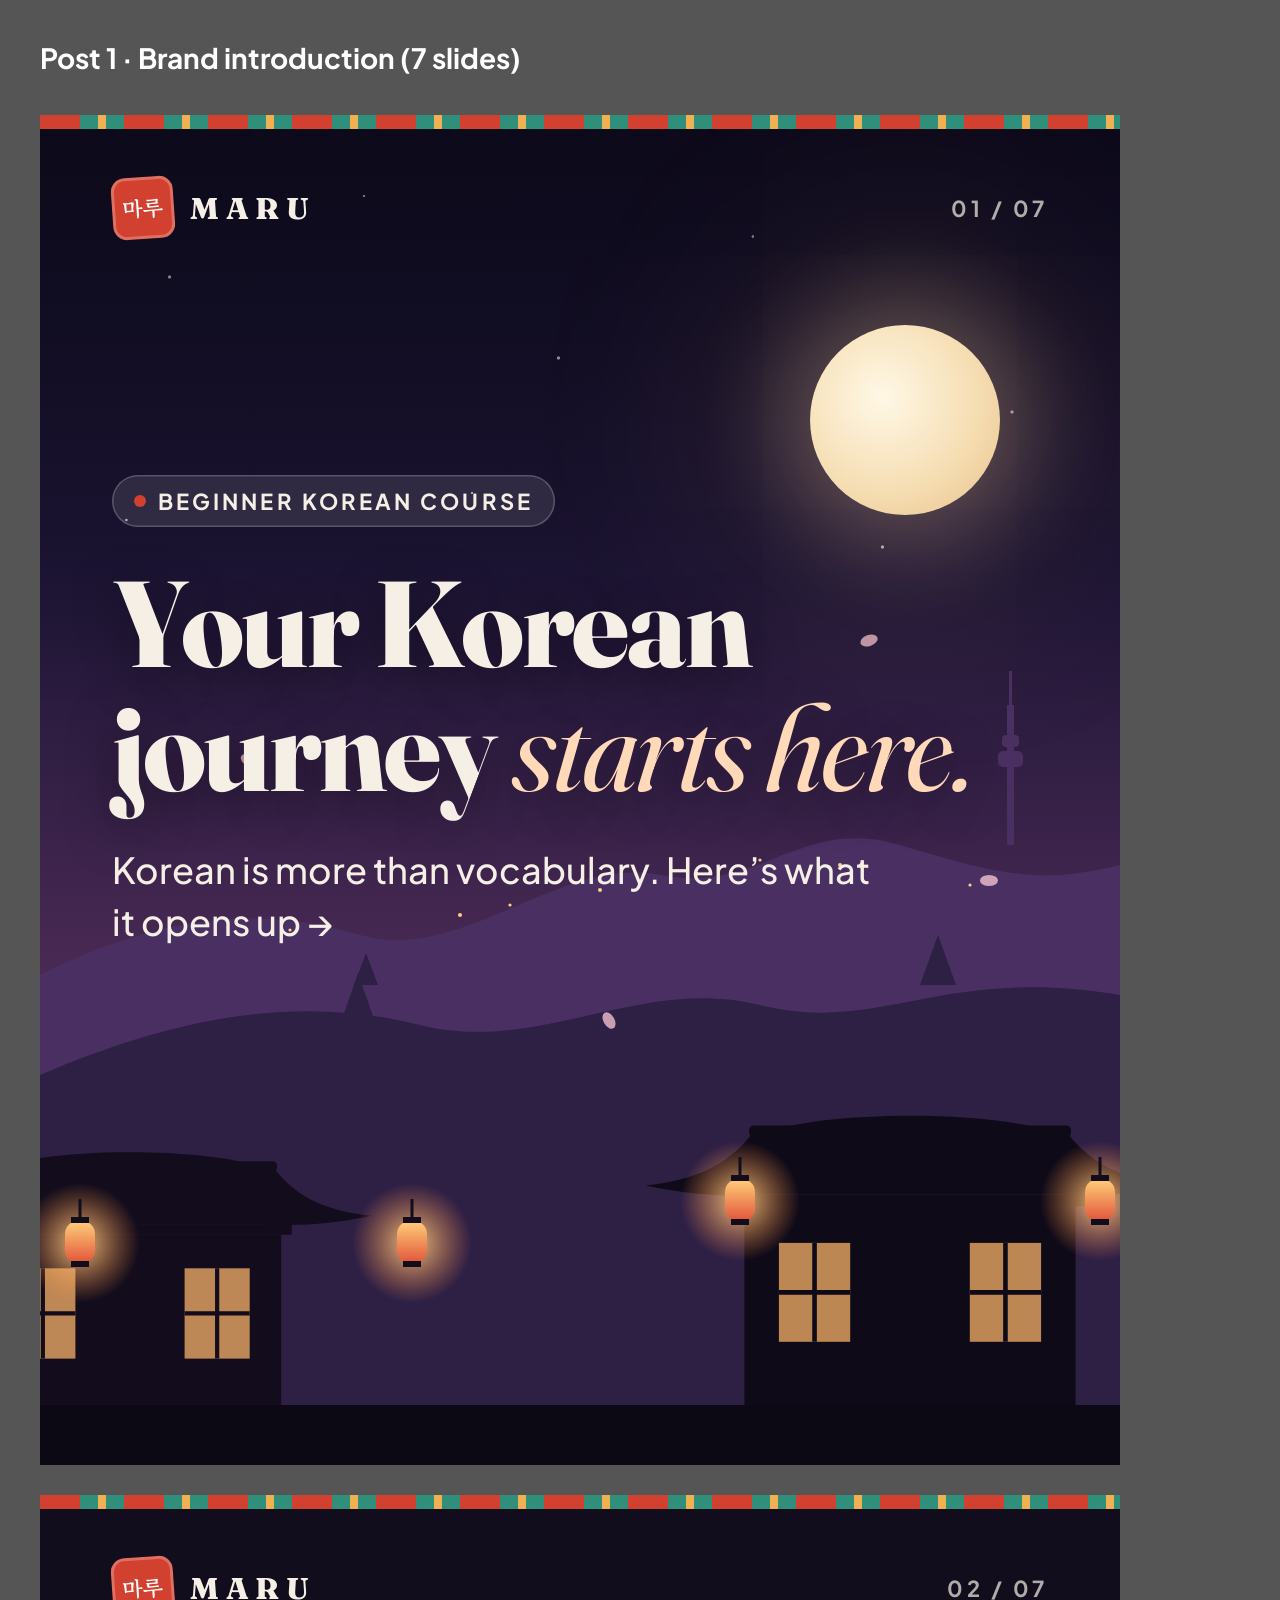
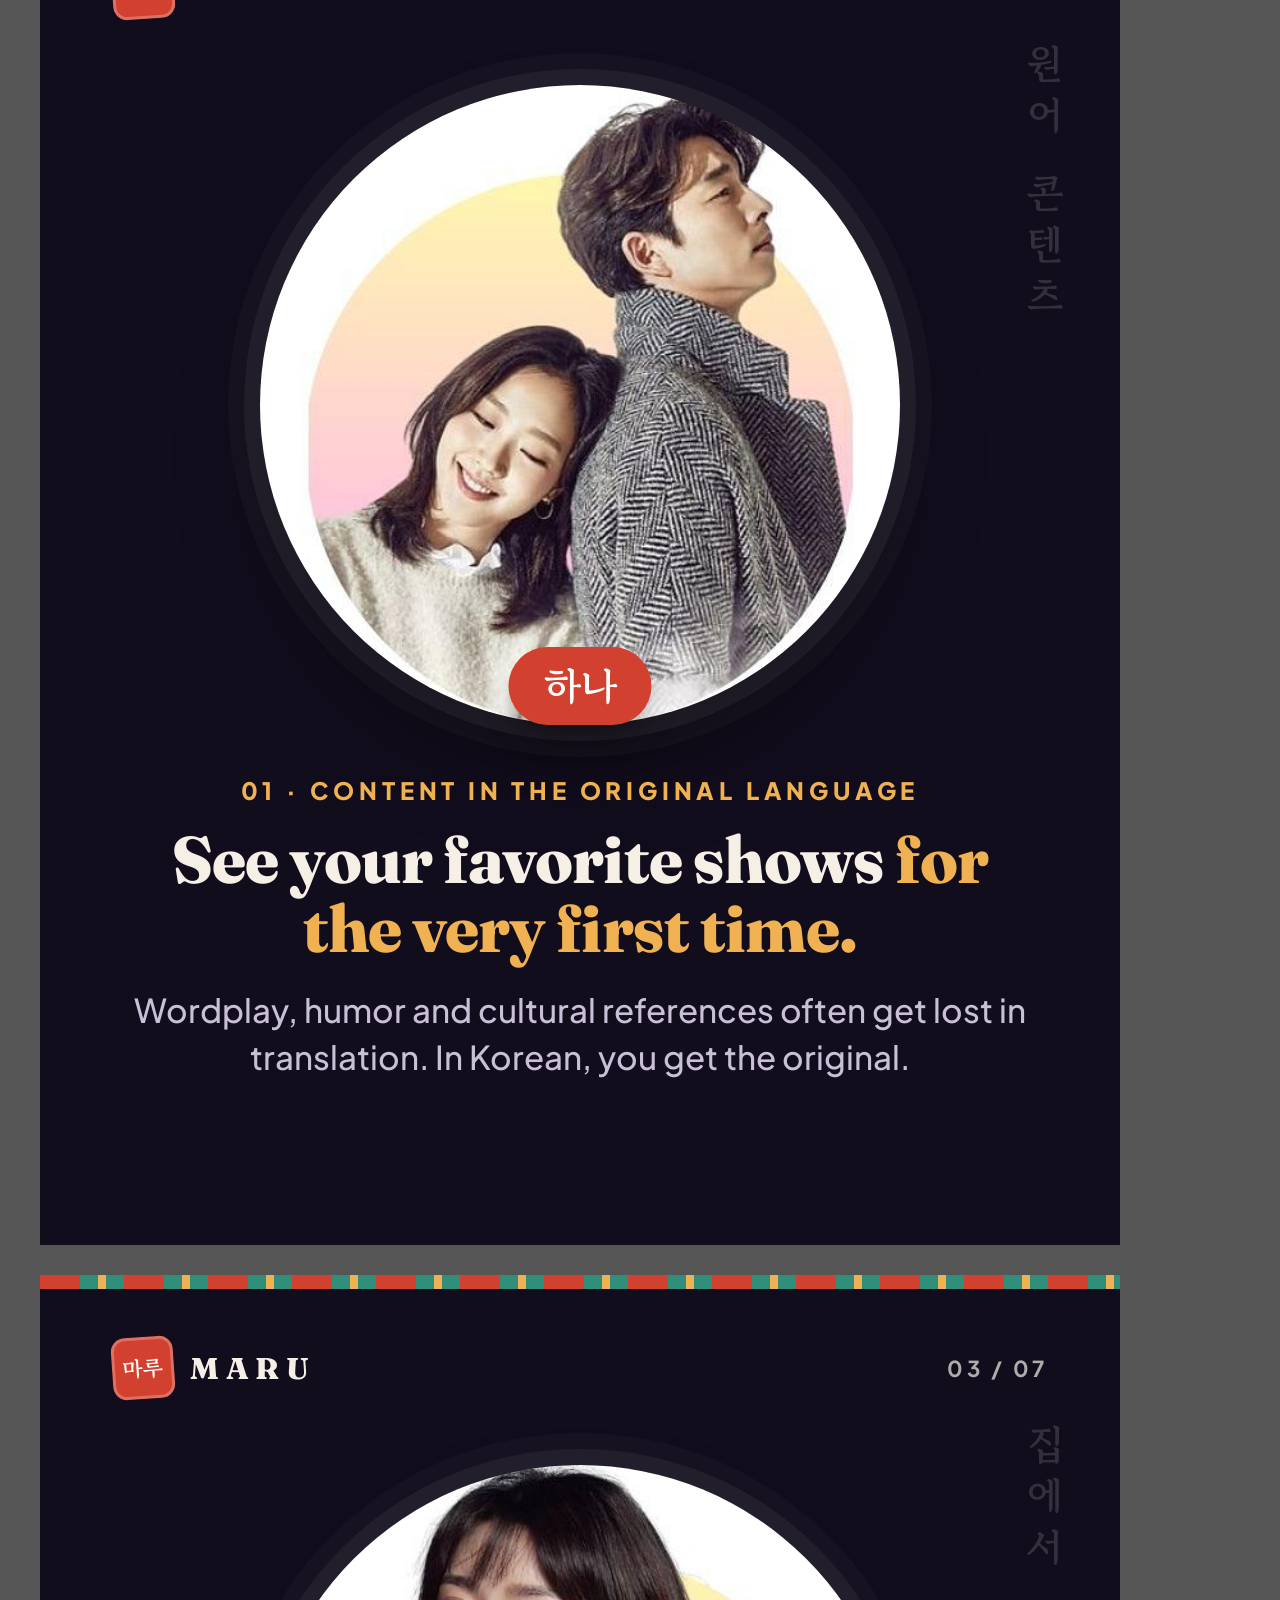
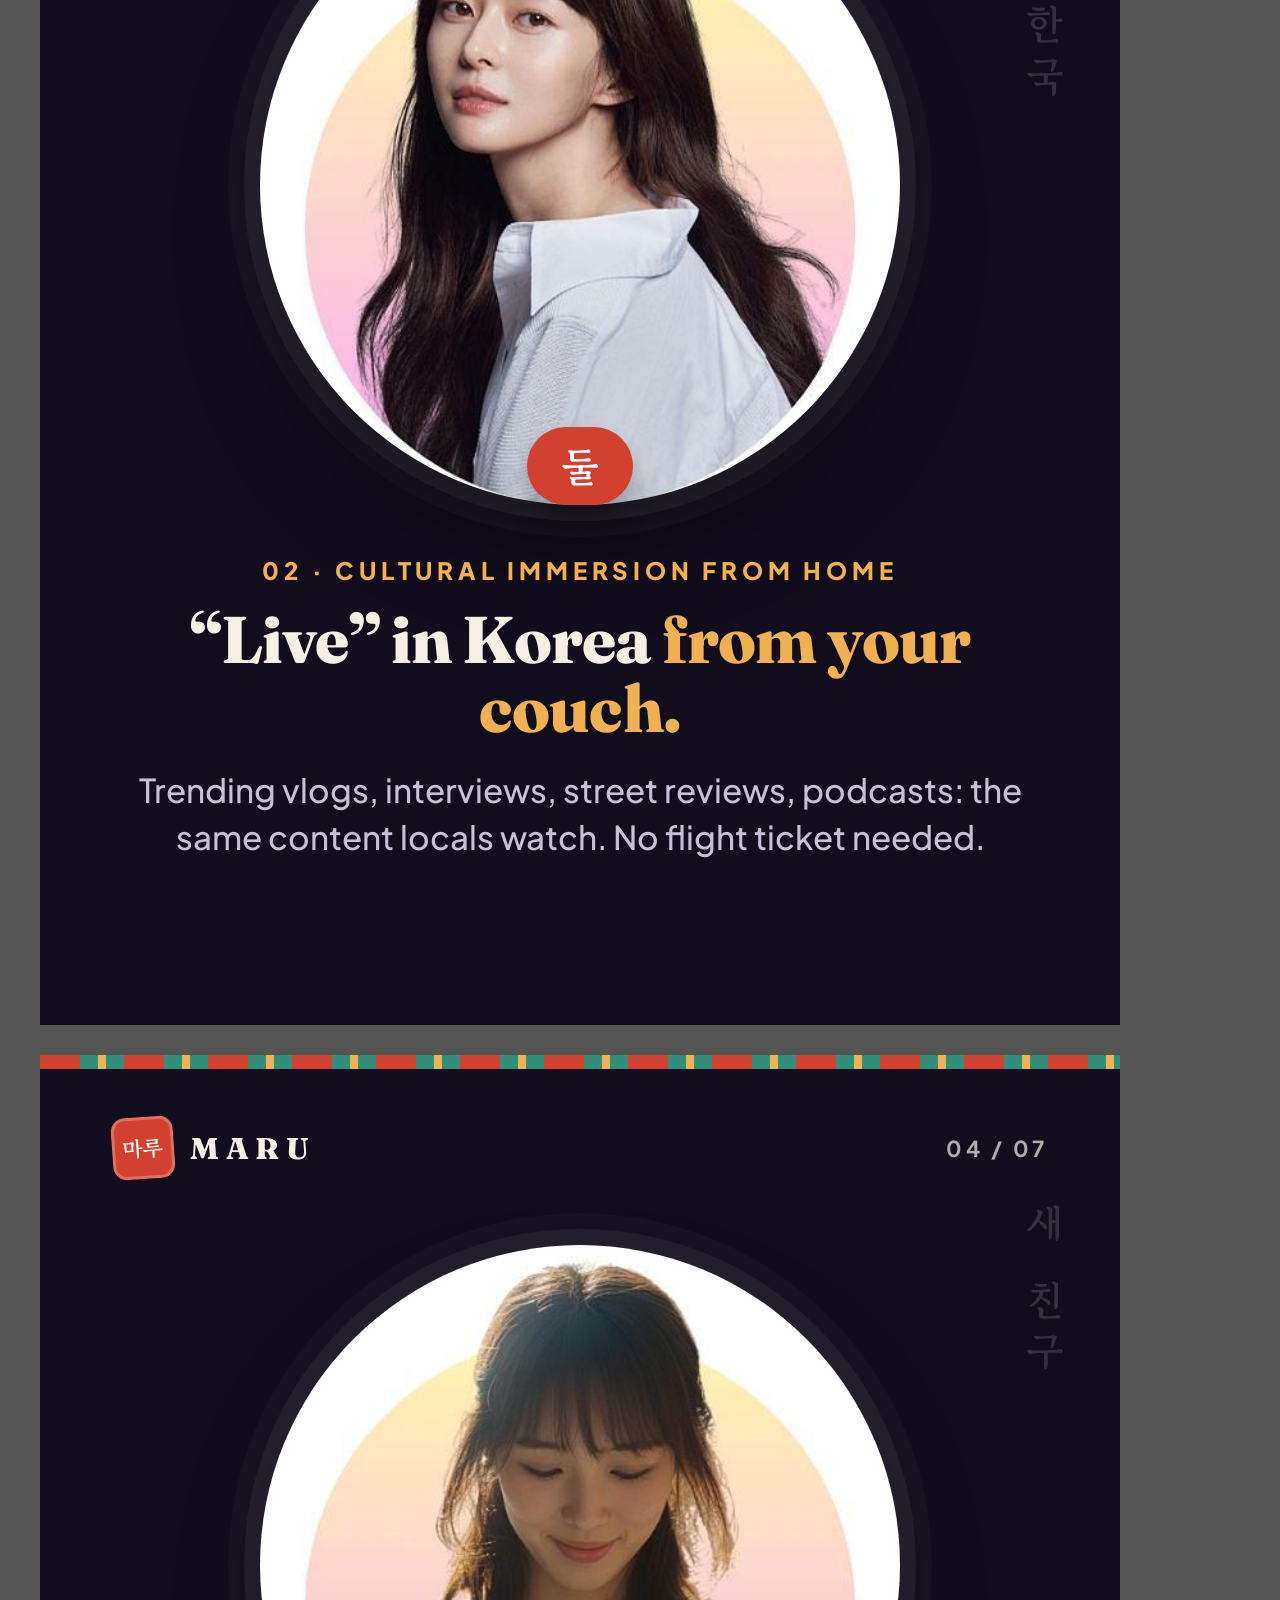
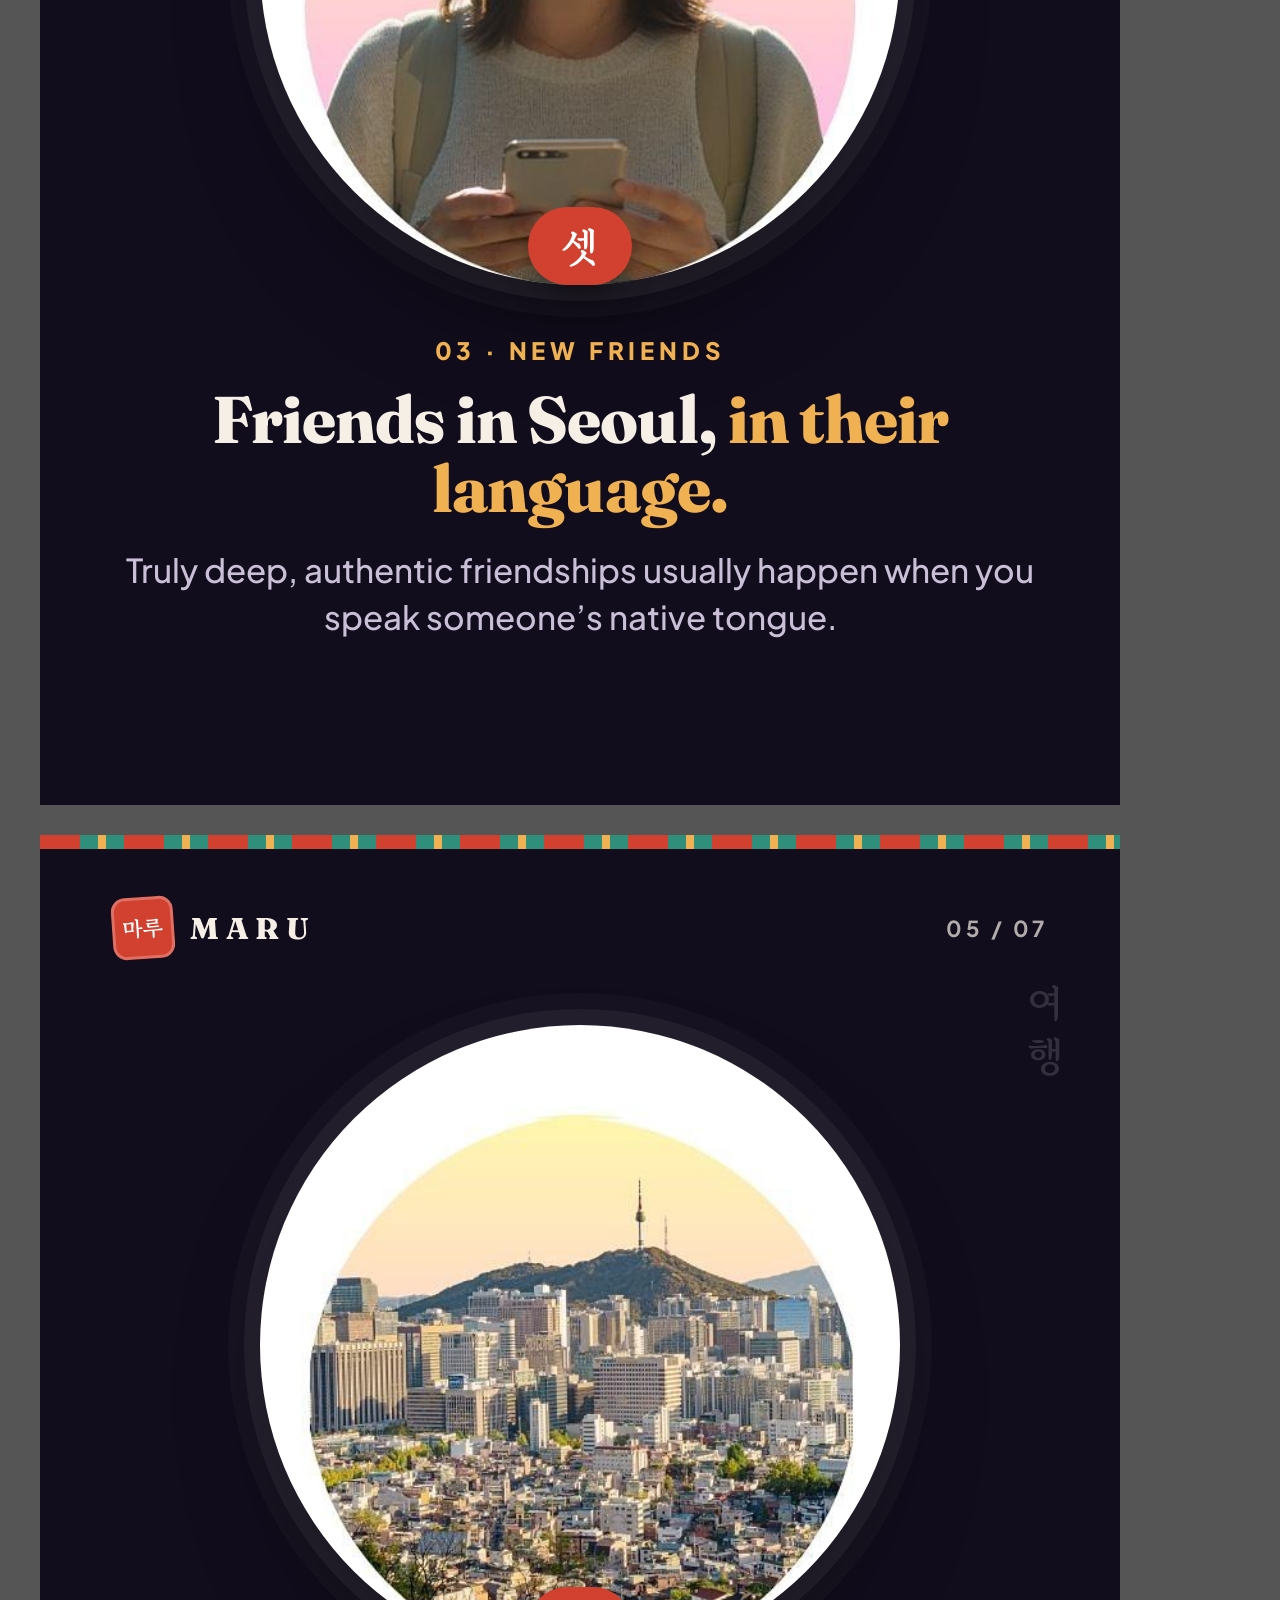
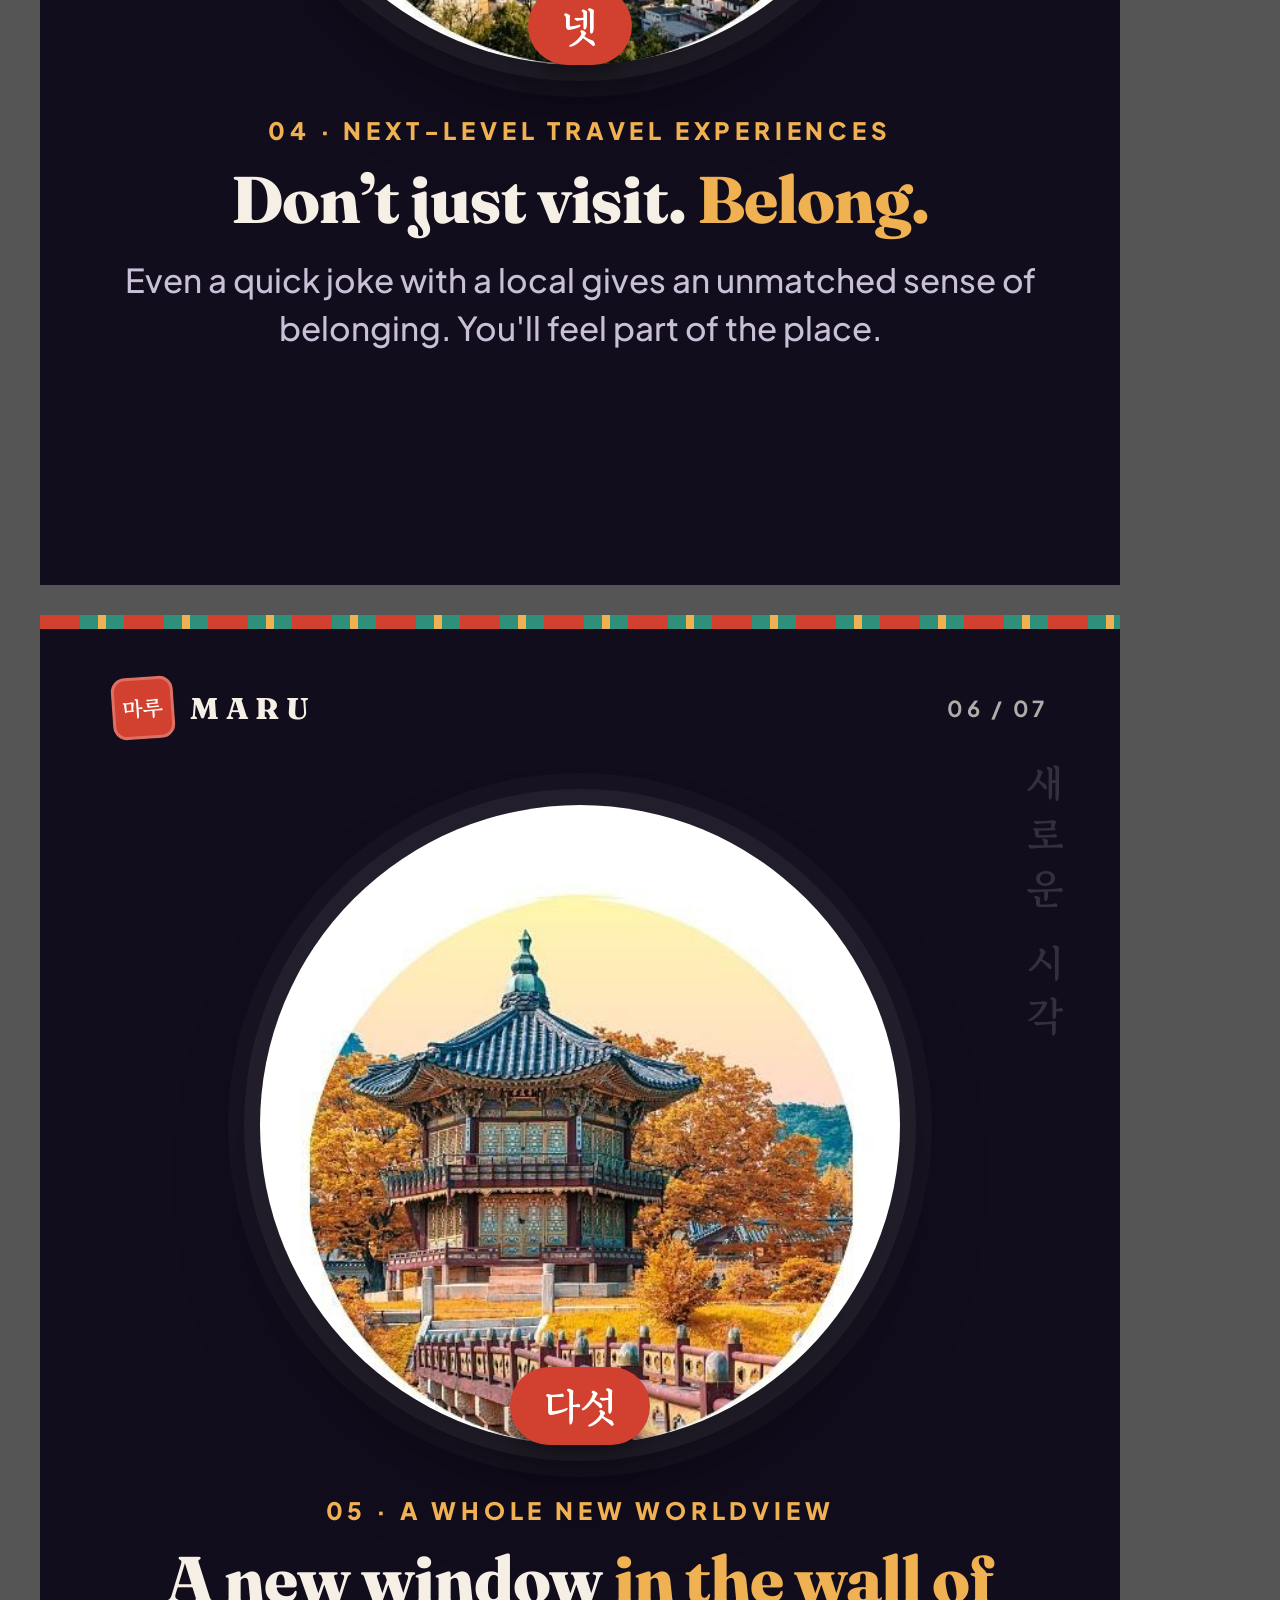
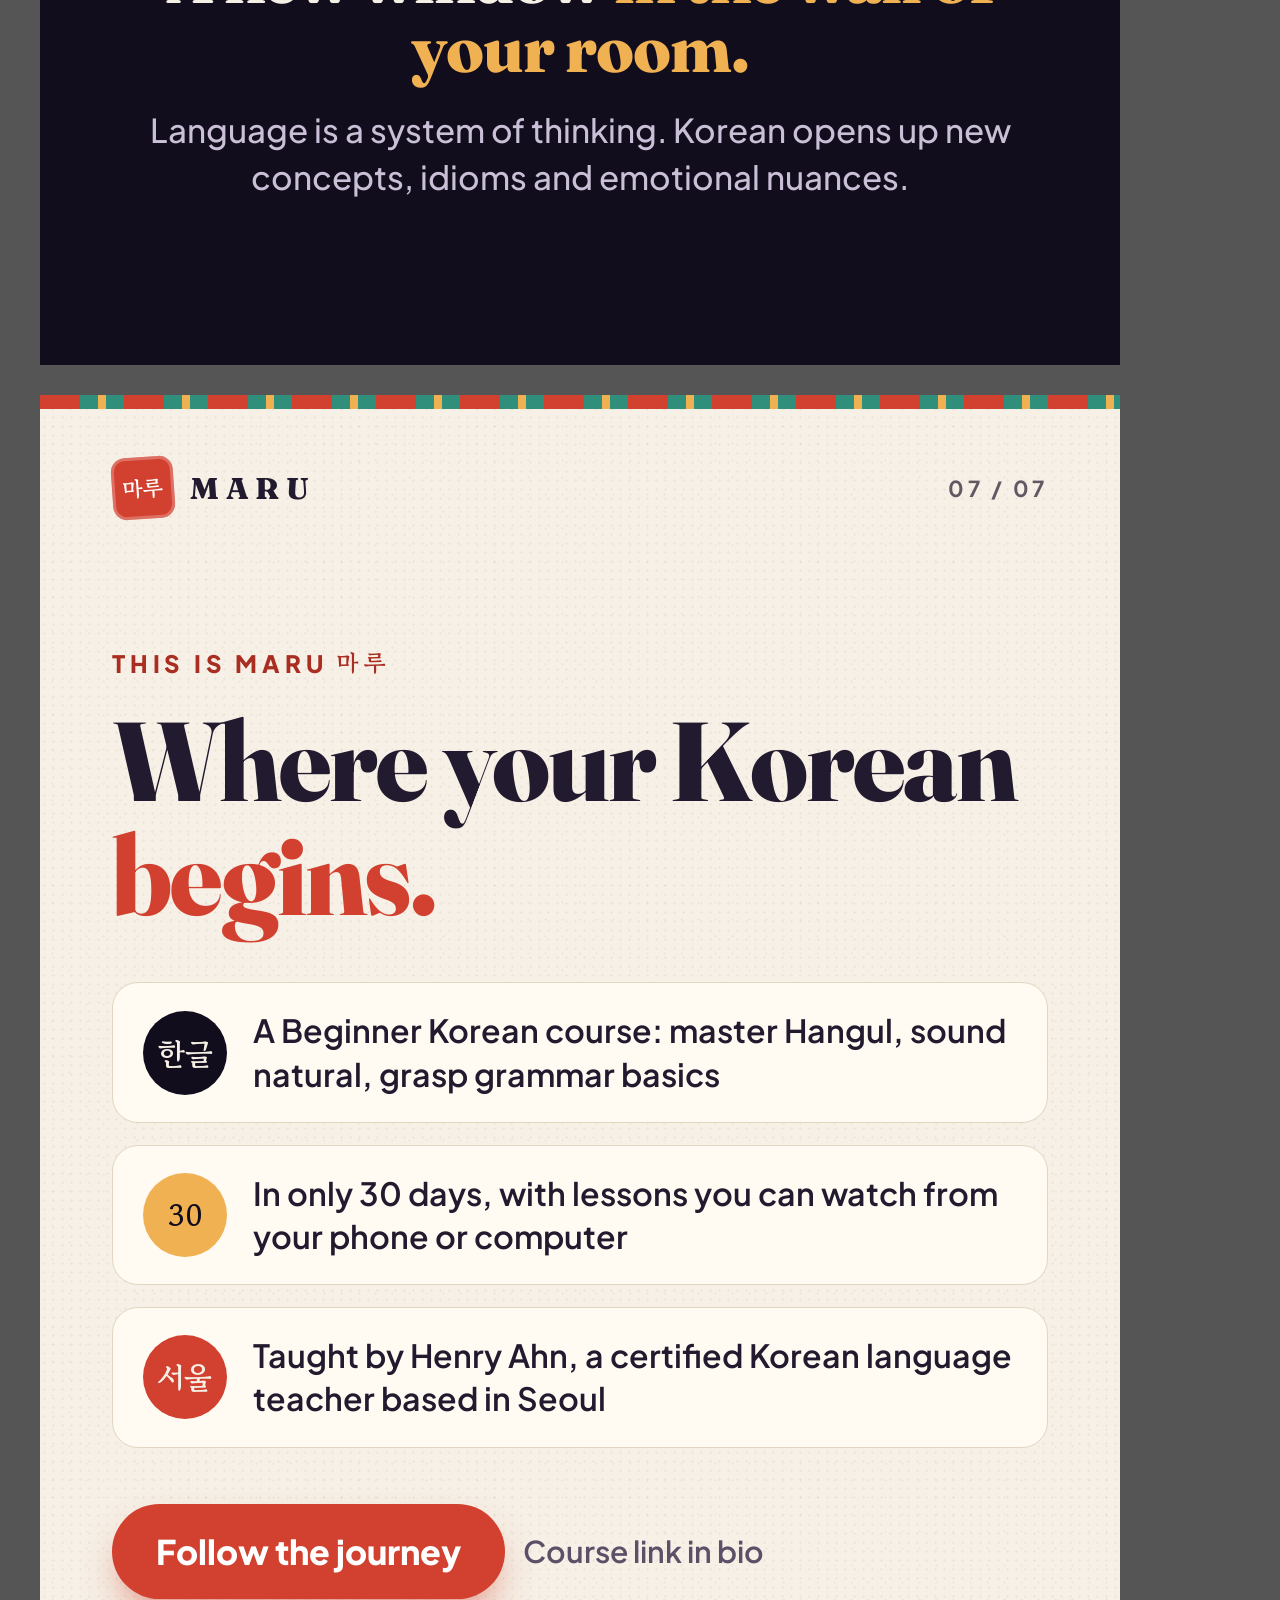
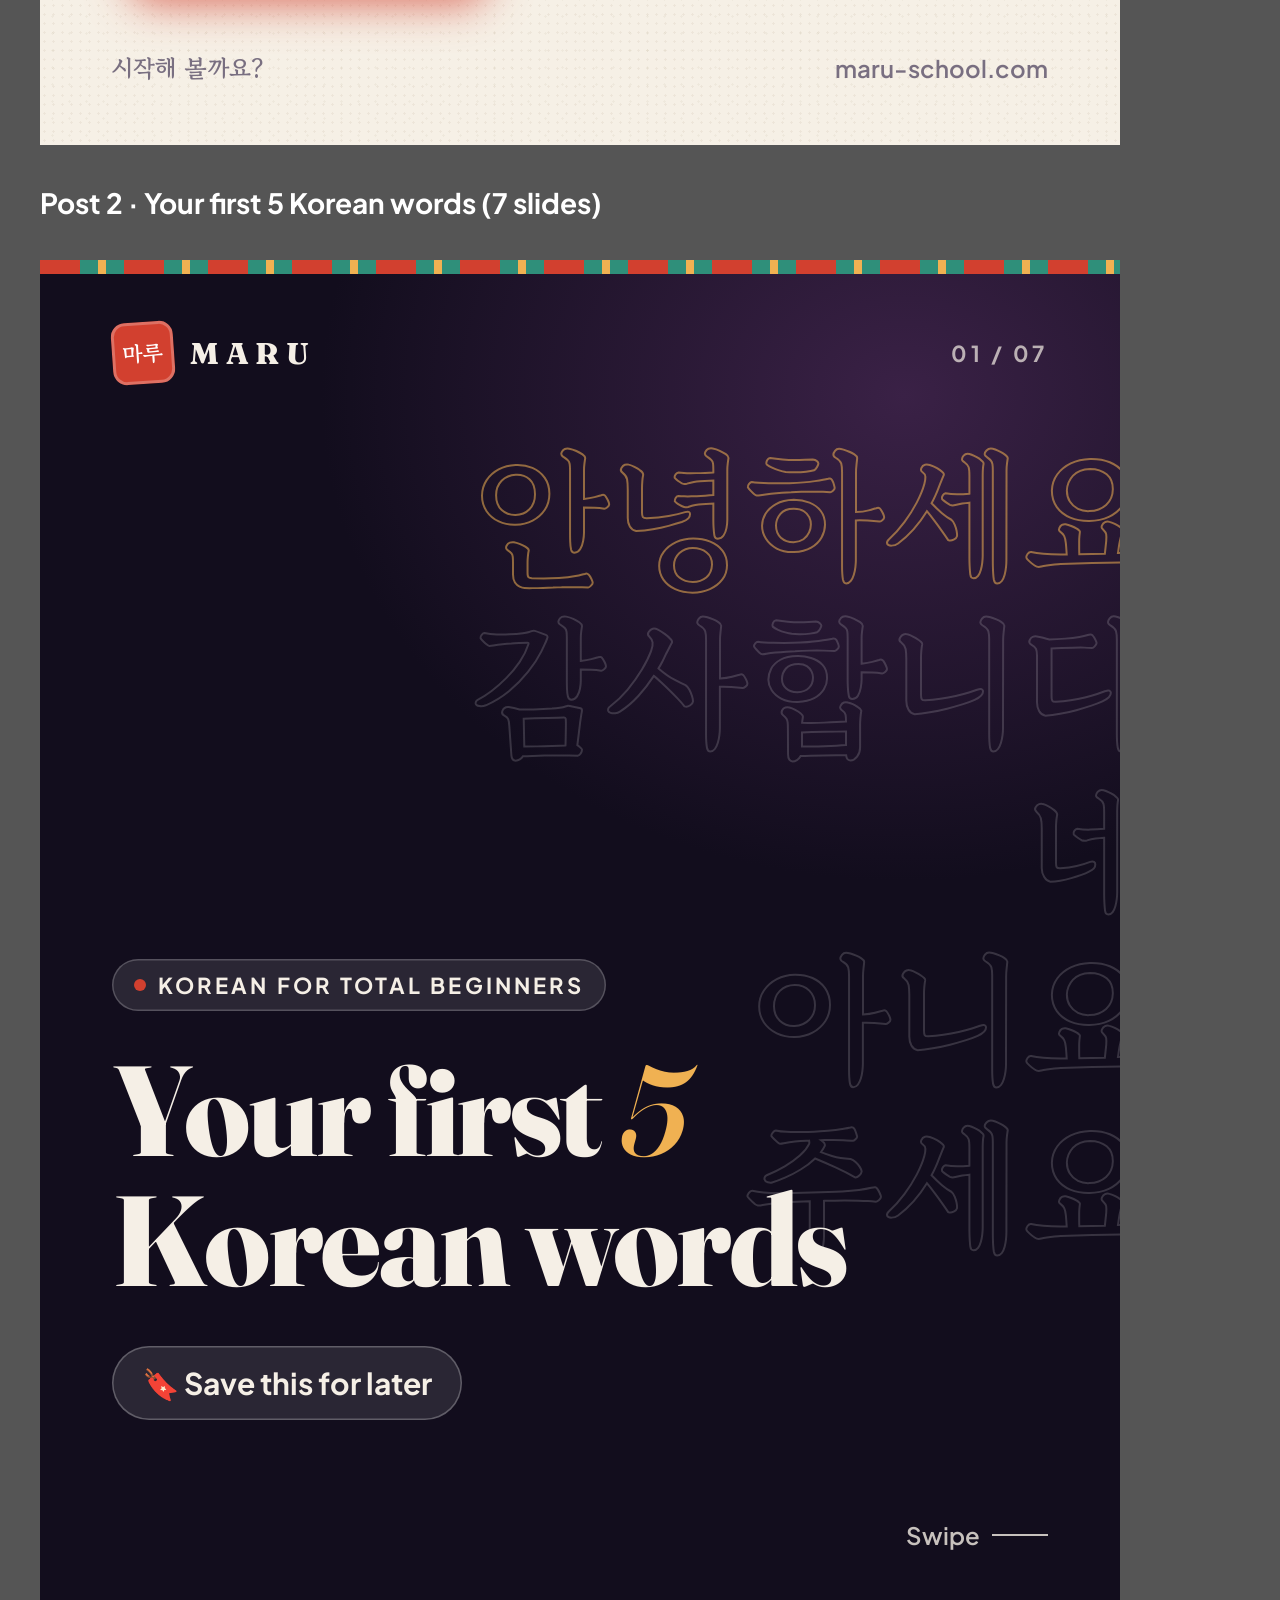
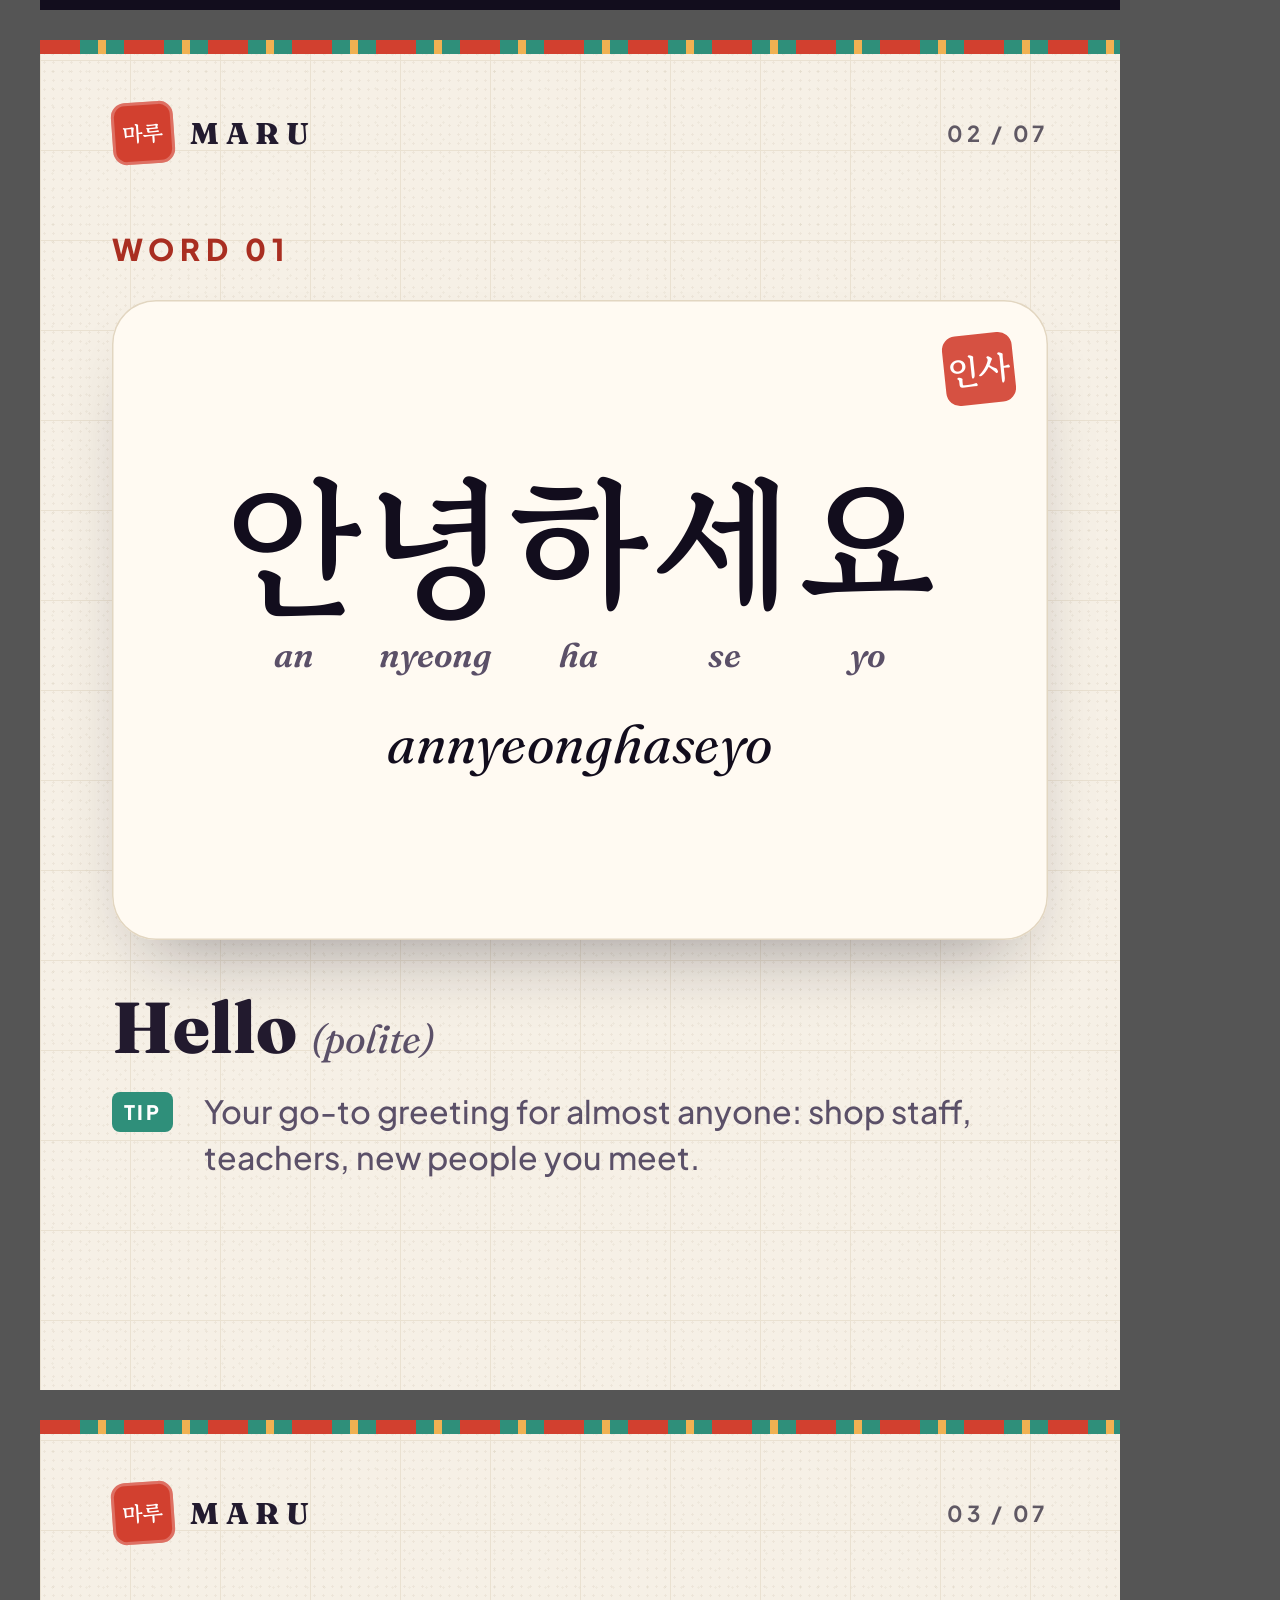
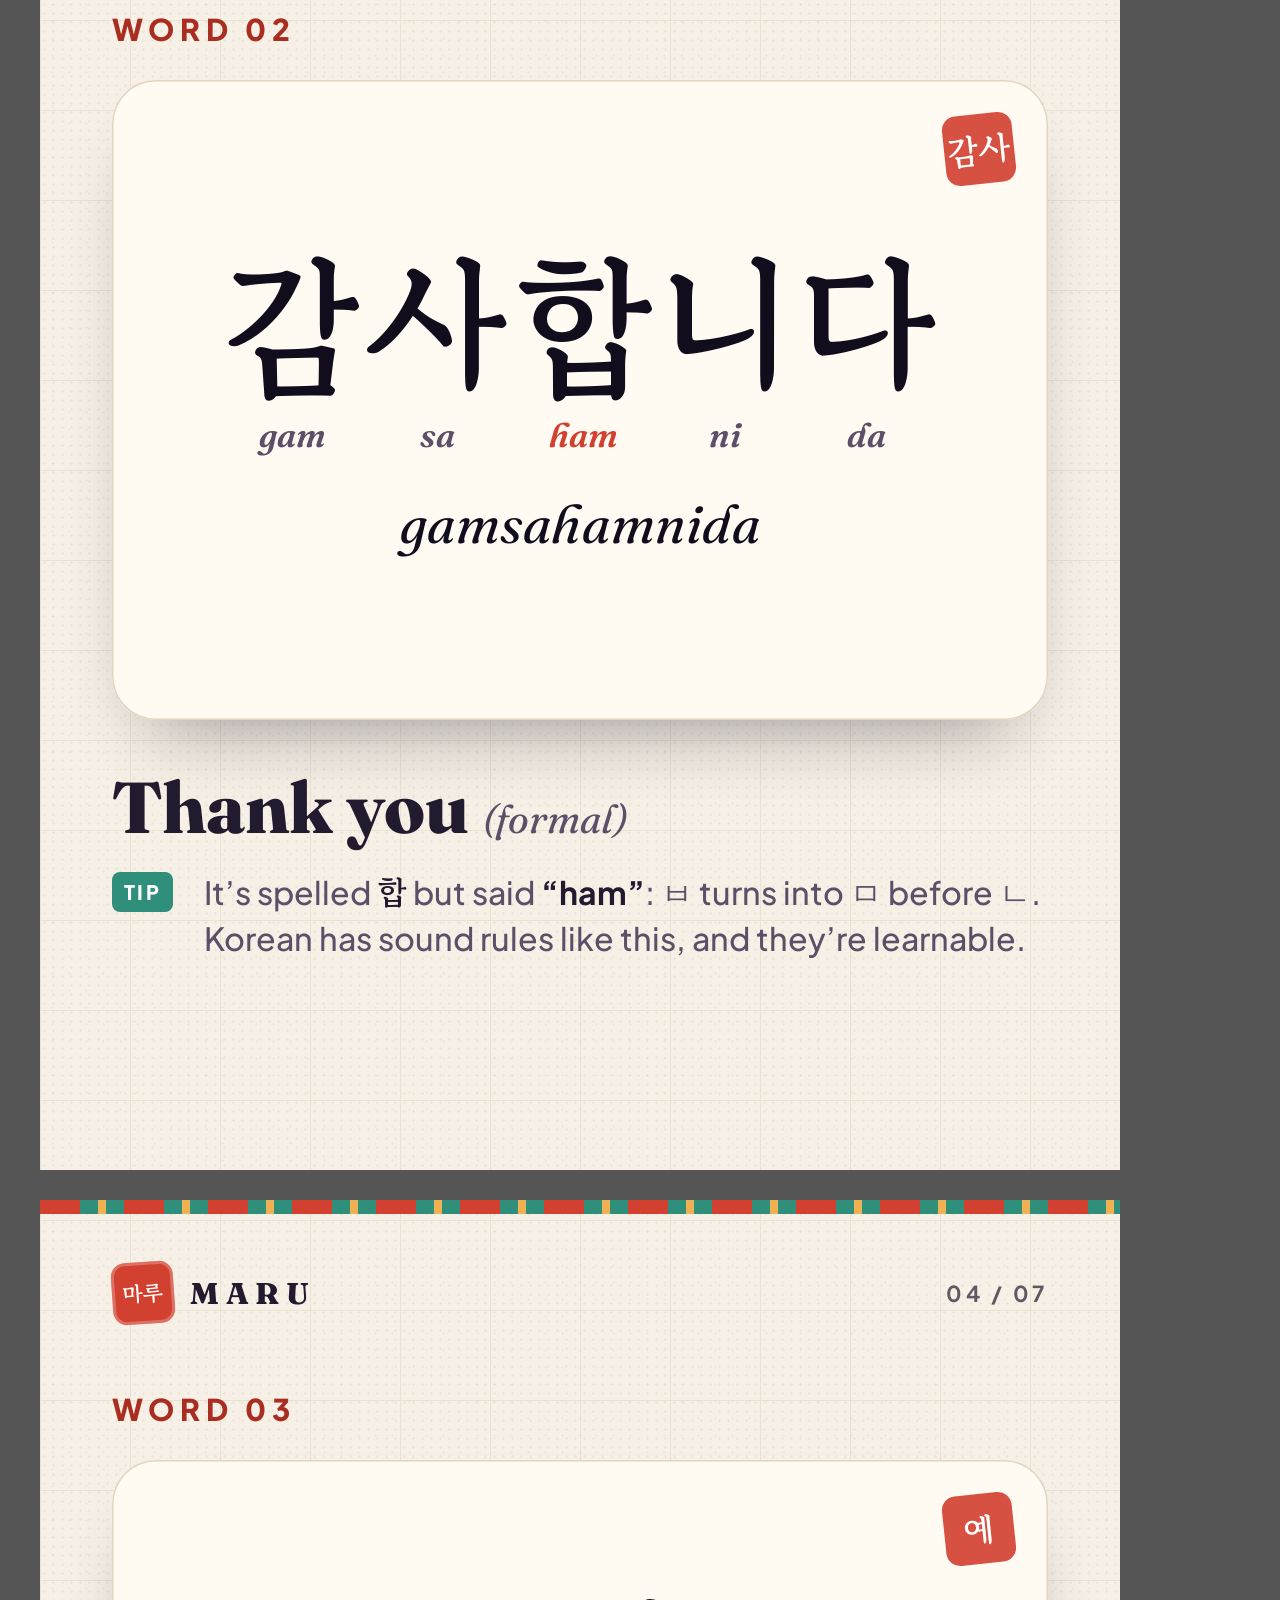
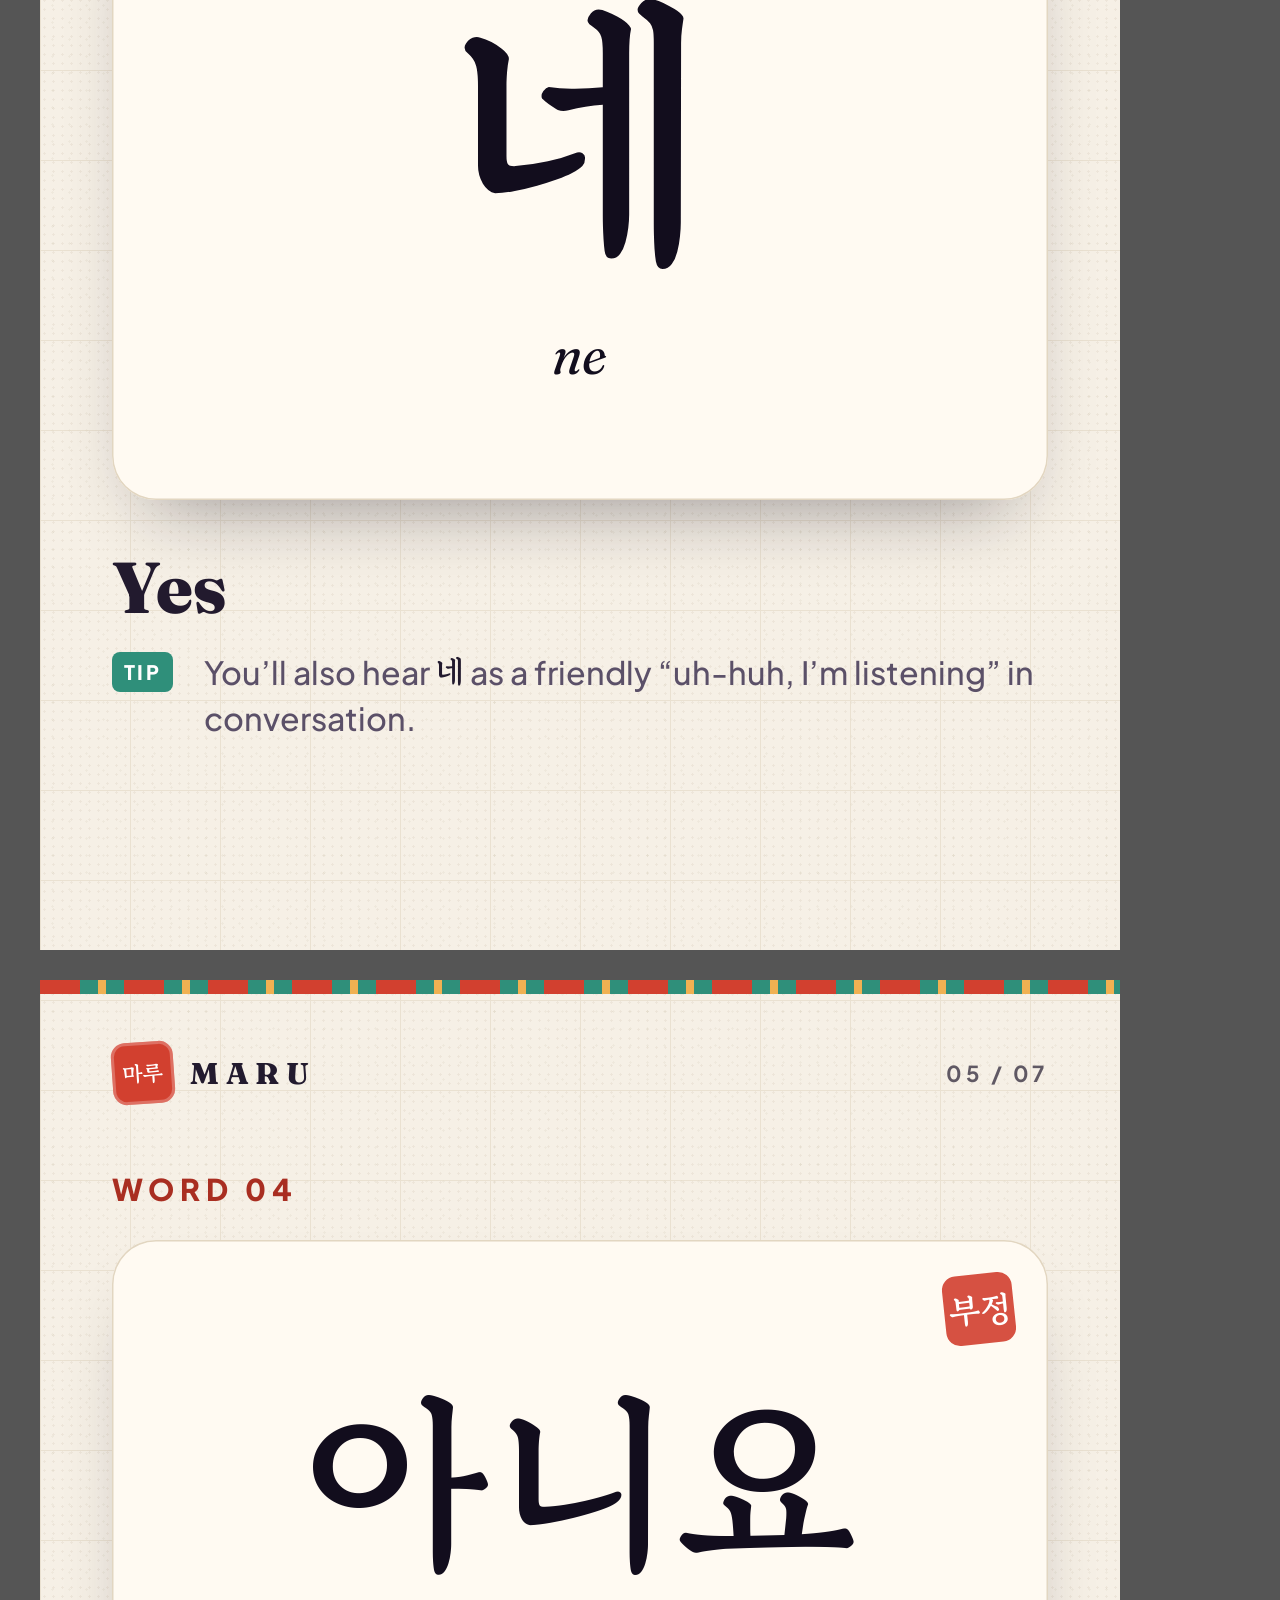
<file: instagram/slides.html>
<!doctype html>
<html lang="en">
<head>
<meta charset="utf-8">
<title>Maru Instagram · launch posts</title>
<link rel="preconnect" href="https://fonts.googleapis.com">
<link rel="preconnect" href="https://fonts.gstatic.com" crossorigin>
<link href="https://fonts.googleapis.com/css2?family=Fraunces:ital,opsz,wght@0,9..144,400;0,9..144,600;0,9..144,800;1,9..144,400;1,9..144,600&family=Gowun+Batang:wght@400;700&family=Plus+Jakarta+Sans:wght@400;500;600;700;800&display=swap" rel="stylesheet">
<style>
/* Same tokens as the website (styles.css) */
:root{
  --ink:#120d1d;--ink-2:#1c1430;--plum:#3b2a55;--paper:#f6f0e6;--paper-2:#efe6d6;--paper-line:#e2d6c1;
  --text:#221a2e;--text-soft:#5b5068;--on-dark:#f5efe6;--on-dark-soft:#c9bfd6;
  --red:#d2402f;--red-deep:#a92e21;--jade:#2f8f7a;--gold:#f0b152;--violet:#8a6bd1;
  --f-display:"Fraunces",Georgia,serif;--f-body:"Plus Jakarta Sans",system-ui,sans-serif;--f-ko:"Gowun Batang",serif;
}
*{box-sizing:border-box;margin:0;padding:0}
body{background:#555;font-family:var(--f-body);display:flex;flex-direction:column;gap:40px;padding:40px;align-items:flex-start}
[lang="ko"]{font-family:var(--f-ko)}
.post-label{color:#fff;font:700 28px var(--f-body)}
.row{display:flex;gap:30px;flex-wrap:wrap}

/* ---------- Slide frame ---------- */
.slide{position:relative;width:1080px;height:1350px;overflow:hidden;flex:none;color:var(--on-dark);background:var(--ink);isolation:isolate}
.slide.paper{color:var(--text);background:var(--paper);
  background-image:radial-gradient(rgba(120,90,50,.07) 1.4px,transparent 1.4px),radial-gradient(rgba(120,90,50,.05) 1.4px,transparent 1.4px);
  background-size:9px 9px,17px 17px;background-position:0 0,4px 6px}
.slide.dusk{background:linear-gradient(180deg,#0c0a1c 0%,#1d1535 34%,#4a2a55 64%,#a34f5e 84%,#ee9a6c 100%)}
.band{position:absolute;left:0;right:0;top:0;height:14px;z-index:5;
  background:repeating-linear-gradient(90deg,var(--red) 0 40px,var(--jade) 40px 58px,var(--gold) 58px 66px,var(--jade) 66px 84px)}
.head{position:absolute;left:72px;right:72px;top:62px;display:flex;align-items:center;justify-content:space-between;z-index:6}
.brand{display:flex;align-items:center;gap:16px}
.seal{display:grid;place-items:center;width:62px;height:62px;border-radius:14px;background:var(--red);color:#fff;
  font:700 22px var(--f-ko);box-shadow:inset 0 0 0 3px rgba(255,255,255,.25);transform:rotate(-4deg)}
.word{font:800 30px var(--f-display);letter-spacing:.22em}
.count{font:700 22px var(--f-body);letter-spacing:.16em;opacity:.7}
.foot{position:absolute;left:72px;right:72px;bottom:60px;display:flex;justify-content:space-between;align-items:center;z-index:6;font:600 24px var(--f-body);opacity:.8}
.swipe{display:flex;align-items:center;gap:12px}
.swipe::after{content:"";width:56px;height:2px;background:currentColor;box-shadow:12px 0 0 -0px transparent}
.swipe b{font-size:30px}
.eyebrow{font:800 24px var(--f-body);letter-spacing:.2em;text-transform:uppercase;color:var(--gold)}
.paper .eyebrow{color:var(--red-deep)}
.h1{font:800 104px/1.02 var(--f-display);letter-spacing:-.02em}
.h2{font:800 78px/1.05 var(--f-display);letter-spacing:-.015em}
.lead{font:500 36px/1.45 var(--f-body);color:var(--on-dark-soft)}
.paper .lead{color:var(--text-soft)}
em.gold{font-style:normal;color:var(--gold)}
em.red{font-style:normal;color:var(--red)}
.series{display:inline-flex;align-items:center;gap:12px;padding:12px 22px;border-radius:999px;background:rgba(255,255,255,.1);
  box-shadow:inset 0 0 0 1.5px rgba(255,255,255,.2);font:700 22px var(--f-body);letter-spacing:.14em;text-transform:uppercase}
.paper .series{background:#fffaf2;box-shadow:inset 0 0 0 1.5px var(--paper-line)}
.series .dot{width:12px;height:12px;border-radius:50%;background:var(--red)}

/* ---------- Scene (shared hanok night) ---------- */
.scene{position:absolute;inset:0;z-index:-1}
.scene svg{position:absolute;inset:0;width:100%;height:100%}
.moon{position:absolute;width:190px;height:190px;border-radius:50%;background:radial-gradient(circle at 38% 38%,#fff8e6,#f5dcb0 60%,#e7bf8a);
  box-shadow:0 0 90px 30px rgba(255,220,170,.25),0 0 220px 90px rgba(255,180,140,.12)}
.stars{position:absolute;inset:0;background-image:radial-gradient(2px 2px at 12% 12%,#fff 60%,transparent),radial-gradient(1.6px 1.6px at 30% 6%,#fff 60%,transparent),
  radial-gradient(2px 2px at 48% 18%,#fff 60%,transparent),radial-gradient(1.6px 1.6px at 66% 9%,#fff 60%,transparent),radial-gradient(2px 2px at 90% 22%,#fff 60%,transparent),
  radial-gradient(1.6px 1.6px at 8% 30%,#fff 60%,transparent),radial-gradient(1.6px 1.6px at 40% 28%,#fff 60%,transparent),radial-gradient(2px 2px at 78% 32%,#fff 60%,transparent);opacity:.7}
.scrim-b{position:absolute;inset:0;background:linear-gradient(0deg,rgba(12,9,24,.92) 0%,rgba(12,9,24,.2) 45%,transparent 70%)}
.scrim-t{position:absolute;inset:0;background:linear-gradient(180deg,rgba(12,9,24,.75) 0%,transparent 45%)}
.petal{position:absolute;width:18px;height:11px;border-radius:50%;background:#ffc9d6;opacity:.75}

/* ---------- Post 1 ---------- */
.p1-cover .ko-ghost{position:absolute;right:30px;top:820px;font:700 330px/1 var(--f-ko);color:transparent;-webkit-text-stroke:2.5px rgba(255,210,170,.28);letter-spacing:-.02em}
.p1-cover .copy{position:absolute;left:72px;right:72px;top:360px}
.p1-cover .h1{font-size:122px;text-shadow:0 12px 50px rgba(0,0,0,.4)}
.p1-cover .h1 i{font-weight:400;color:#ffd9b8}
.p1-cover .lead{margin-top:34px;max-width:780px;color:var(--on-dark)}
.reason .ring{position:absolute;left:50%;top:190px;width:640px;height:640px;margin-left:-320px;border-radius:50%;overflow:hidden;
  box-shadow:0 0 0 16px rgba(255,255,255,.05),0 0 0 32px rgba(255,255,255,.025),0 50px 100px -30px rgba(0,0,0,.7)}
.reason .ring img{width:100%;height:100%;object-fit:cover}
.reason .num{position:absolute;left:50%;top:752px;transform:translateX(-50%);padding:10px 34px;border-radius:999px;background:var(--red);color:#fff;font:700 40px var(--f-ko);box-shadow:0 14px 30px -10px rgba(0,0,0,.5)}
.reason .copy{position:absolute;left:84px;right:84px;top:880px;text-align:center}
.reason .h2{font-size:66px}
.reason .lead{margin-top:22px;font-size:33px}
.reason .ko-side{position:absolute;right:46px;top:150px;writing-mode:vertical-rl;font:700 40px var(--f-ko);letter-spacing:.3em;color:rgba(255,255,255,.14)}
.p1-close .copy{position:absolute;left:72px;right:72px;top:250px}
.p1-close .h1{font-size:112px}
.facts{margin-top:50px;display:grid;gap:22px}
.fact{display:flex;gap:26px;align-items:center;padding:26px 30px;border-radius:26px;background:#fffaf2;border:1.5px solid var(--paper-line);font:600 32px/1.35 var(--f-body)}
.fact .k{flex:none;display:grid;place-items:center;width:84px;height:84px;border-radius:50%;background:var(--ink);color:var(--on-dark);font:700 30px var(--f-ko)}
.fact:nth-child(2) .k{background:var(--gold);color:var(--ink)}
.fact:nth-child(3) .k{background:var(--red)}
.cta{display:inline-flex;align-items:center;gap:16px;padding:26px 44px;border-radius:999px;background:var(--red);color:#fff;font:800 34px var(--f-body);box-shadow:0 20px 40px -14px rgba(210,64,47,.7)}
.cta.ghost{background:transparent;color:inherit;box-shadow:inset 0 0 0 2.5px currentColor}

/* ---------- Post 2 ---------- */
.wongoji::before{content:"";position:absolute;inset:0;z-index:-1;opacity:.55;
  background-image:linear-gradient(var(--paper-line) 1.5px,transparent 1.5px),linear-gradient(90deg,var(--paper-line) 1.5px,transparent 1.5px);background-size:90px 90px;background-position:0 20px}
.p2-cover{background:radial-gradient(90% 60% at 80% 10%,#3a2146 0%,var(--ink) 60%)}
.p2-cover .stack{position:absolute;right:-40px;top:170px;display:grid;gap:0;text-align:right;font:700 150px/1.12 var(--f-ko);color:transparent;-webkit-text-stroke:2px rgba(255,255,255,.16)}
.p2-cover .stack span:nth-child(1){-webkit-text-stroke-color:rgba(240,177,82,.55)}
.p2-cover .copy{position:absolute;left:72px;right:72px;bottom:190px}
.p2-cover .h1{font-size:128px}
.p2-cover .h1 .n{display:inline-block;color:var(--gold);font-style:italic;font-weight:600}
.p2-cover .save{margin-top:40px;display:inline-flex;align-items:center;gap:14px;padding:18px 30px;border-radius:999px;background:rgba(255,255,255,.1);box-shadow:inset 0 0 0 1.5px rgba(255,255,255,.25);font:700 30px var(--f-body)}
.wordslide .idx{position:absolute;left:72px;top:190px;font:800 30px var(--f-body);letter-spacing:.2em;color:var(--red-deep)}
.wordslide .card{position:absolute;left:72px;right:72px;top:260px;height:640px;border-radius:44px;background:#fffaf2;box-shadow:0 40px 80px -40px rgba(18,13,29,.45),inset 0 0 0 1.5px var(--paper-line);
  display:flex;flex-direction:column;align-items:center;justify-content:center;overflow:hidden}
.wordslide .card::after{content:"";position:absolute;right:34px;top:34px;width:70px;height:70px;border-radius:14px;background:var(--red);opacity:.9;transform:rotate(-6deg)}
.wordslide .card .seal-ko{position:absolute;right:34px;top:34px;width:70px;height:70px;display:grid;place-items:center;z-index:2;color:#fff;font:700 34px var(--f-ko);transform:rotate(-6deg)}
.blocks{display:flex;gap:6px;justify-content:center}
.blk{display:flex;flex-direction:column;align-items:center;gap:14px}
.blk b{font:700 var(--ks,170px)/1.05 var(--f-ko);color:var(--ink)}
.blk i{font:italic 600 34px var(--f-display);color:var(--text-soft)}
.blk.hl i{color:var(--red)}
.rom{margin-top:34px;font:italic 400 54px var(--f-display);color:var(--ink);letter-spacing:.01em}
.meaning{position:absolute;left:72px;right:72px;top:950px}
.meaning .m{font:800 72px/1.05 var(--f-display)}
.meaning .m small{font:italic 400 40px var(--f-display);color:var(--text-soft)}
.meaning .tip{position:relative;margin-top:22px;padding-left:92px;font:500 32px/1.45 var(--f-body);color:var(--text-soft)}
.meaning .tip::before{content:"TIP";position:absolute;left:0;top:4px;height:40px;padding:0 12px;border-radius:8px;background:var(--jade);color:#fff;font:800 20px/40px var(--f-body);letter-spacing:.12em}
.meaning .tip b{color:var(--text)}
.p2-end .copy{position:absolute;left:72px;right:72px;top:230px}
.p2-end .recap{margin-top:46px;display:flex;flex-wrap:wrap;gap:14px}
.p2-end .recap span{padding:14px 24px;border-radius:999px;background:rgba(255,255,255,.08);box-shadow:inset 0 0 0 1.5px rgba(255,255,255,.18);font:700 34px var(--f-ko)}
.p2-end .course{position:absolute;left:72px;right:72px;bottom:190px;padding:44px;border-radius:36px;background:var(--paper);color:var(--text)}
.p2-end .course h3{font:800 46px/1.1 var(--f-display);margin:14px 0 18px}
.p2-end .course p{font:500 30px/1.45 var(--f-body);color:var(--text-soft)}

/* ---------- Post 3 ---------- */
.p3-cover .arch{position:absolute;left:72px;top:170px;width:600px;height:810px;border-radius:320px 320px 36px 36px;overflow:hidden;box-shadow:0 50px 90px -40px rgba(18,13,29,.55);background:var(--paper-2)}
.p3-cover .arch img{width:100%;height:100%;object-fit:cover;object-position:50% 8%}
.p3-cover .vert{position:absolute;right:92px;top:190px;writing-mode:vertical-rl;font:700 92px/1 var(--f-ko);color:var(--red-deep);letter-spacing:.12em}
.p3-cover .copy{position:absolute;left:72px;right:72px;bottom:120px}
.p3-cover .hi{position:absolute;left:540px;top:800px;padding:22px 34px;border-radius:30px 30px 30px 6px;background:var(--red);color:#fff;font:700 50px var(--f-ko);transform:rotate(-3deg);box-shadow:0 20px 40px -16px rgba(0,0,0,.4)}
.p3-cover .h1{font-size:118px}
.p3-cover .h1 i{font-weight:400;color:var(--red-deep);font-size:.5em;display:block;margin-top:10px}
.bigstat{font:800 210px/0.95 var(--f-display);letter-spacing:-.03em;background:linear-gradient(180deg,var(--gold),var(--red));-webkit-background-clip:text;background-clip:text;color:transparent}
.fact-slide .copy{position:absolute;left:72px;right:72px;top:240px}
.fact-slide .h2{margin-top:26px}
.fact-slide .lead{margin-top:30px}
.chips{display:flex;flex-wrap:wrap;gap:14px;margin-top:40px}
.chips span{padding:14px 26px;border-radius:999px;font:700 28px var(--f-body);background:#fffaf2;border:1.5px solid var(--paper-line)}
.dark .chips span{background:rgba(255,255,255,.08);border-color:rgba(255,255,255,.18)}
.globe{position:absolute;left:50%;bottom:150px;width:760px;height:430px;margin-left:-380px}
.bubbles{position:absolute;left:72px;right:72px;bottom:190px;display:grid;gap:22px}
.bubble{max-width:74%;padding:24px 32px;border-radius:34px;font:600 34px/1.35 var(--f-body);box-shadow:0 20px 40px -20px rgba(0,0,0,.5)}
.bubble small{display:block;font:500 24px var(--f-body);opacity:.7;margin-top:4px}
.bubble.l{background:var(--paper);color:var(--text);border-bottom-left-radius:8px}
.bubble.r{justify-self:end;background:var(--red);color:#fff;border-bottom-right-radius:8px}
.bubble.l2{background:var(--gold);color:var(--ink);border-bottom-left-radius:8px}
.quote{font:italic 400 54px/1.3 var(--f-display)}
.quote .mark{display:block;font:800 180px/0.6 var(--f-display);color:var(--red);height:90px}
.p3-end .hanbok{position:absolute;left:0;right:0;bottom:0;height:640px}
.p3-end .hanbok img{width:100%;height:100%;object-fit:cover;object-position:82% 50%;mix-blend-mode:multiply}

.sign{font:italic 600 70px var(--f-display)}
</style>
</head>
<body>

<!-- Shared SVG symbols -->
<svg width="0" height="0" style="position:absolute" aria-hidden="true">
  <defs>
    <radialGradient id="glow"><stop offset="0" stop-color="#ffd48a" stop-opacity=".9"/><stop offset="1" stop-color="#ff8a3d" stop-opacity="0"/></radialGradient>
    <linearGradient id="lbody" x1="0" x2="0" y1="0" y2="1"><stop offset="0" stop-color="#ffcf7a"/><stop offset="1" stop-color="#e2553a"/></linearGradient>
    <g id="roof">
      <path d="M-30 96 C10 92 40 80 62 52 L338 52 C360 80 390 92 430 96 C392 104 360 106 330 104 L70 104 C40 106 8 104 -30 96Z"/>
      <path d="M70 52 C120 30 280 30 330 52 Z"/><rect x="60" y="44" width="280" height="10" rx="4"/><rect x="46" y="104" width="308" height="10"/>
    </g>
    <g id="lantern">
      <circle r="60" fill="url(#glow)"/><line x1="0" y1="-44" x2="0" y2="-22" stroke="#120c1c" stroke-width="3"/>
      <rect x="-15" y="-22" width="30" height="42" rx="13" fill="url(#lbody)"/>
      <rect x="-9" y="-26" width="18" height="6" fill="#120c1c"/><rect x="-9" y="18" width="18" height="6" fill="#120c1c"/>
    </g>
    <g id="hanok">
      <use href="#roof"/><rect x="56" y="114" width="288" height="300"/>
      <g fill="#ffb86b" opacity=".72"><rect x="86" y="146" width="62" height="86"/><rect x="252" y="146" width="62" height="86"/></g>
      <g stroke="currentColor" stroke-width="4"><path d="M117 146 V232 M86 189 H148 M283 146 V232 M252 189 H314"/></g>
    </g>
    <g id="landscape">
      <path d="M0 860 C120 800 220 790 320 820 S520 740 620 760 760 700 860 730 1000 770 1080 750 V1350 H0Z" fill="#4a3062"/>
      <g fill="#4a3062" transform="translate(330 0)"><rect x="637" y="590" width="7" height="140"/><rect x="628" y="636" width="25" height="16" rx="5"/><rect x="632" y="620" width="17" height="12" rx="4"/><rect x="639" y="556" width="3" height="38"/></g>
      <g fill="#ffcf8a"><circle cx="420" cy="800" r="2"/><circle cx="470" cy="790" r="1.6"/><circle cx="560" cy="775" r="2"/><circle cx="720" cy="745" r="1.6"/><circle cx="800" cy="750" r="2"/><circle cx="930" cy="770" r="1.6"/><circle cx="250" cy="815" r="1.6"/></g>
      <path d="M0 960 C140 900 260 880 380 910 S600 860 720 890 900 850 1080 880 V1350 H0Z" fill="#2e1f45"/>
      <g fill="#2e1f45"><path d="M300 910 l18 -52 l18 52z M314 870 l12 -32 l12 32z"/><path d="M880 870 l18 -50 l18 50z"/></g>
    </g>
  </defs>
</svg>

<!-- =================== POST 1 · BRAND INTRO =================== -->
<p class="post-label">Post 1 · Brand introduction (7 slides)</p>
<div class="row">

  <section class="slide dusk p1-cover" id="p1-01">
    <div class="scene">
      <div class="stars"></div>
      <svg viewBox="0 0 1080 1350" preserveAspectRatio="xMidYMax slice">
        <use href="#landscape"/>
        <g fill="#120c1c" color="#120c1c" transform="translate(-120 1000) scale(1.05)"><use href="#hanok"/></g>
        <g fill="#0f0a18" color="#0f0a18" transform="translate(640 960) scale(1.15)"><use href="#hanok"/></g>
        <path d="M0 1290 H1080 V1350 H0Z" fill="#0d0914"/>
        <use href="#lantern" transform="translate(40 1128)"/><use href="#lantern" transform="translate(372 1128)"/>
        <use href="#lantern" transform="translate(700 1086)"/><use href="#lantern" transform="translate(1060 1086)"/>
      </svg>
      <span class="petal" style="left:200px;top:640px;transform:rotate(30deg)"></span><span class="petal" style="left:820px;top:520px;transform:rotate(-20deg)"></span>
      <span class="petal" style="left:560px;top:900px;transform:rotate(60deg)"></span><span class="petal" style="left:940px;top:760px"></span>
      <div class="scrim-t" style="opacity:.6"></div>
      <div class="moon" style="right:120px;top:210px"></div>
    </div>
    <div class="band"></div>
    <div class="head"><div class="brand"><span class="seal" lang="ko">마루</span><span class="word">MARU</span></div><span class="count">01 / 07</span></div>
        <div class="copy">
      <span class="series"><span class="dot"></span>Beginner Korean course</span>
      <h1 class="h1" style="margin-top:34px">Your Korean journey <i>starts here.</i></h1>
      <p class="lead">Korean is more than vocabulary. Here’s what it opens up →</p>
    </div>
  </section>

  <section class="slide reason" id="p1-02">
    <div class="band"></div>
    <div class="head"><div class="brand"><span class="seal" lang="ko">마루</span><span class="word">MARU</span></div><span class="count">02 / 07</span></div>
    <span class="ko-side" lang="ko">원어 콘텐츠</span>
    <div class="ring"><img src="../assets/img/why-1-original-content.jpg" alt=""></div>
    <span class="num" lang="ko">하나</span>
    <div class="copy">
      <p class="eyebrow">01 · Content in the original language</p>
      <h2 class="h2" style="margin-top:20px">See your favorite shows <em class="gold">for the very first time.</em></h2>
      <p class="lead">Wordplay, humor and cultural references often get lost in translation. In Korean, you get the original.</p>
    </div>
  </section>

  <section class="slide reason" id="p1-03">
    <div class="band"></div>
    <div class="head"><div class="brand"><span class="seal" lang="ko">마루</span><span class="word">MARU</span></div><span class="count">03 / 07</span></div>
    <span class="ko-side" lang="ko">집에서 한국</span>
    <div class="ring"><img src="../assets/img/why-2-immersion.jpg" alt=""></div>
    <span class="num" lang="ko">둘</span>
    <div class="copy">
      <p class="eyebrow">02 · Cultural immersion from home</p>
      <h2 class="h2" style="margin-top:20px">“Live” in Korea <em class="gold">from your couch.</em></h2>
      <p class="lead">Trending vlogs, interviews, street reviews, podcasts: the same content locals watch. No flight ticket needed.</p>
    </div>
  </section>

  <section class="slide reason" id="p1-04">
    <div class="band"></div>
    <div class="head"><div class="brand"><span class="seal" lang="ko">마루</span><span class="word">MARU</span></div><span class="count">04 / 07</span></div>
    <span class="ko-side" lang="ko">새 친구</span>
    <div class="ring"><img src="../assets/img/why-3-friends.jpg" alt=""></div>
    <span class="num" lang="ko">셋</span>
    <div class="copy">
      <p class="eyebrow">03 · New friends</p>
      <h2 class="h2" style="margin-top:20px">Friends in Seoul, <em class="gold">in their language.</em></h2>
      <p class="lead">Truly deep, authentic friendships usually happen when you speak someone’s native tongue.</p>
    </div>
  </section>

  <section class="slide reason" id="p1-05">
    <div class="band"></div>
    <div class="head"><div class="brand"><span class="seal" lang="ko">마루</span><span class="word">MARU</span></div><span class="count">05 / 07</span></div>
    <span class="ko-side" lang="ko">여행</span>
    <div class="ring"><img src="../assets/img/why-4-travel.jpg" alt=""></div>
    <span class="num" lang="ko">넷</span>
    <div class="copy">
      <p class="eyebrow">04 · Next-level travel experiences</p>
      <h2 class="h2" style="margin-top:20px">Don’t just visit. <em class="gold">Belong.</em></h2>
      <p class="lead">Even a quick joke with a local gives an unmatched sense of belonging. You'll feel part of the place.</p>
    </div>
  </section>

  <section class="slide reason" id="p1-06">
    <div class="band"></div>
    <div class="head"><div class="brand"><span class="seal" lang="ko">마루</span><span class="word">MARU</span></div><span class="count">06 / 07</span></div>
    <span class="ko-side" lang="ko">새로운 시각</span>
    <div class="ring"><img src="../assets/img/why-5-worldview.jpg" alt=""></div>
    <span class="num" lang="ko">다섯</span>
    <div class="copy">
      <p class="eyebrow">05 · A whole new worldview</p>
      <h2 class="h2" style="margin-top:20px">A new window <em class="gold">in the wall of your room.</em></h2>
      <p class="lead">Language is a system of thinking. Korean opens up new concepts, idioms and emotional nuances.</p>
    </div>
  </section>

  <section class="slide paper p1-close" id="p1-07">
    <div class="band"></div>
    <div class="head"><div class="brand"><span class="seal" lang="ko">마루</span><span class="word">MARU</span></div><span class="count">07 / 07</span></div>
    <div class="copy">
      <p class="eyebrow">This is Maru <span lang="ko">마루</span></p>
      <h2 class="h1" style="margin-top:24px">Where your Korean <em class="red">begins.</em></h2>
      <div class="facts">
        <div class="fact"><span class="k" lang="ko">한글</span><span>A Beginner Korean course: master Hangul, sound natural, grasp grammar basics</span></div>
        <div class="fact"><span class="k">30</span><span>In only 30 days, with lessons you can watch from your phone or computer</span></div>
        <div class="fact"><span class="k" lang="ko">서울</span><span>Taught by Henry Ahn, a certified Korean language teacher based in Seoul</span></div>
      </div>
      <div style="margin-top:56px;display:flex;gap:18px;align-items:center">
        <span class="cta">Follow the journey</span><span style="font:600 30px var(--f-body);color:var(--text-soft)">Course link in bio</span>
      </div>
    </div>
    <div class="foot" style="color:var(--text-soft)"><span lang="ko">시작해 볼까요?</span><span>maru-school.com</span></div>
  </section>
</div>

<!-- =================== POST 2 · FIRST 5 WORDS =================== -->
<p class="post-label">Post 2 · Your first 5 Korean words (7 slides)</p>
<div class="row">

  <section class="slide p2-cover" id="p2-01">
    <div class="band"></div>
    <div class="head"><div class="brand"><span class="seal" lang="ko">마루</span><span class="word">MARU</span></div><span class="count">01 / 07</span></div>
    <div class="stack" lang="ko"><span>안녕하세요</span><span>감사합니다</span><span>네</span><span>아니요</span><span>주세요</span></div>
    <div class="copy">
      <span class="series"><span class="dot"></span>Korean for total beginners</span>
      <h1 class="h1" style="margin-top:34px">Your first <span class="n">5</span><br>Korean words</h1>
      <span class="save">🔖 Save this for later</span>
    </div>
    <div class="foot"><span></span><span class="swipe">Swipe</span></div>
  </section>

  <section class="slide paper wongoji wordslide" id="p2-02">
    <div class="band"></div>
    <div class="head"><div class="brand"><span class="seal" lang="ko">마루</span><span class="word">MARU</span></div><span class="count">02 / 07</span></div>
    <span class="idx">WORD 01</span>
    <div class="card" style="--ks:150px">
      <span class="seal-ko" lang="ko">인사</span>
      <div class="blocks"><span class="blk"><b lang="ko">안</b><i>an</i></span><span class="blk"><b lang="ko">녕</b><i>nyeong</i></span><span class="blk"><b lang="ko">하</b><i>ha</i></span><span class="blk"><b lang="ko">세</b><i>se</i></span><span class="blk"><b lang="ko">요</b><i>yo</i></span></div>
      <p class="rom">annyeonghaseyo</p>
    </div>
    <div class="meaning">
      <p class="m">Hello <small>(polite)</small></p>
      <p class="tip">Your go-to greeting for almost anyone: shop staff, teachers, new people you meet.</p>
    </div>
  </section>

  <section class="slide paper wongoji wordslide" id="p2-03">
    <div class="band"></div>
    <div class="head"><div class="brand"><span class="seal" lang="ko">마루</span><span class="word">MARU</span></div><span class="count">03 / 07</span></div>
    <span class="idx">WORD 02</span>
    <div class="card" style="--ks:150px">
      <span class="seal-ko" lang="ko">감사</span>
      <div class="blocks"><span class="blk"><b lang="ko">감</b><i>gam</i></span><span class="blk"><b lang="ko">사</b><i>sa</i></span><span class="blk hl"><b lang="ko">합</b><i>ham</i></span><span class="blk"><b lang="ko">니</b><i>ni</i></span><span class="blk"><b lang="ko">다</b><i>da</i></span></div>
      <p class="rom">gamsahamnida</p>
    </div>
    <div class="meaning">
      <p class="m">Thank you <small>(formal)</small></p>
      <p class="tip">It’s spelled <b lang="ko">합</b> but said <b>“ham”</b>: ㅂ turns into ㅁ before ㄴ. Korean has sound rules like this, and they’re learnable.</p>
    </div>
  </section>

  <section class="slide paper wongoji wordslide" id="p2-04">
    <div class="band"></div>
    <div class="head"><div class="brand"><span class="seal" lang="ko">마루</span><span class="word">MARU</span></div><span class="count">04 / 07</span></div>
    <span class="idx">WORD 03</span>
    <div class="card" style="--ks:300px">
      <span class="seal-ko" lang="ko">예</span>
      <div class="blocks"><span class="blk"><b lang="ko">네</b></span></div>
      <p class="rom">ne</p>
    </div>
    <div class="meaning">
      <p class="m">Yes</p>
      <p class="tip">You’ll also hear <b lang="ko">네</b> as a friendly “uh-huh, I’m listening” in conversation.</p>
    </div>
  </section>

  <section class="slide paper wongoji wordslide" id="p2-05">
    <div class="band"></div>
    <div class="head"><div class="brand"><span class="seal" lang="ko">마루</span><span class="word">MARU</span></div><span class="count">05 / 07</span></div>
    <span class="idx">WORD 04</span>
    <div class="card" style="--ks:200px">
      <span class="seal-ko" lang="ko">부정</span>
      <div class="blocks"><span class="blk"><b lang="ko">아</b><i>a</i></span><span class="blk"><b lang="ko">니</b><i>ni</i></span><span class="blk"><b lang="ko">요</b><i>yo</i></span></div>
      <p class="rom">aniyo</p>
    </div>
    <div class="meaning">
      <p class="m">No <small>(polite)</small></p>
      <p class="tip">That final <b lang="ko">요</b> (yo) is what makes it polite. Spot it on 안녕하세요 too?</p>
    </div>
  </section>

  <section class="slide paper wongoji wordslide" id="p2-06">
    <div class="band"></div>
    <div class="head"><div class="brand"><span class="seal" lang="ko">마루</span><span class="word">MARU</span></div><span class="count">06 / 07</span></div>
    <span class="idx">WORD 05</span>
    <div class="card" style="--ks:200px">
      <span class="seal-ko" lang="ko">부탁</span>
      <div class="blocks"><span class="blk"><b lang="ko">주</b><i>ju</i></span><span class="blk"><b lang="ko">세</b><i>se</i></span><span class="blk"><b lang="ko">요</b><i>yo</i></span></div>
      <p class="rom">juseyo</p>
    </div>
    <div class="meaning">
      <p class="m">Please give me… <small>/ …, please</small></p>
      <p class="tip">Put it after what you want: <b lang="ko">물 주세요</b> (mul juseyo) = <b>“Water, please.”</b></p>
    </div>
  </section>

  <section class="slide p2-end" id="p2-07" style="background:radial-gradient(90% 60% at 20% 0%,#3a2146 0%,var(--ink) 60%)">
    <div class="band"></div>
    <div class="head"><div class="brand"><span class="seal" lang="ko">마루</span><span class="word">MARU</span></div><span class="count">07 / 07</span></div>
    <div class="copy">
      <p class="eyebrow">You just learned</p>
      <div class="recap" lang="ko"><span>안녕하세요</span><span>감사합니다</span><span>네</span><span>아니요</span><span>주세요</span></div>
      <h2 class="h2" style="margin-top:60px">Now imagine <em class="gold">reading them yourself.</em></h2>
    </div>
    <div class="course">
      <p class="eyebrow">Maru · Beginner Korean course</p>
      <h3>In only 30 days: master Hangul, sound natural, and grasp grammar basics.</h3>
      <p>Comment <b style="color:var(--text)" lang="ko">네</b> if you want more beginner Korean. Course link in bio.</p>
    </div>
    <div class="foot"><span lang="ko">감사합니다 💜</span><span>maru-school.com</span></div>
  </section>
</div>

<!-- =================== POST 3 · MEET HENRY =================== -->
<p class="post-label">Post 3 · Meet Henry (6 slides)</p>
<div class="row">

  <section class="slide paper p3-cover" id="p3-01">
    <div class="band"></div>
    <div class="head"><div class="brand"><span class="seal" lang="ko">마루</span><span class="word">MARU</span></div><span class="count">01 / 06</span></div>
    <div class="arch"><img src="../assets/img/henry-portrait.jpg" alt=""></div>
    <span class="vert" lang="ko">선생님</span>
    <span class="hi" lang="ko">안녕하세요!</span>
    <div class="copy">
      <h1 class="h1">Meet Henry <i>Your Korean teacher at Maru</i></h1>
    </div>
  </section>

  <section class="slide fact-slide dark" id="p3-02" style="background:radial-gradient(80% 60% at 80% 100%,#4a2a55 0%,var(--ink) 65%)">
    <div class="scene">
      <svg viewBox="0 0 1080 1350" preserveAspectRatio="xMidYMax slice" style="opacity:.9">
        <use href="#landscape" transform="translate(0 120)"/>
        <g fill="#120c1c" color="#120c1c" transform="translate(300 1030) scale(1.2)"><use href="#hanok"/></g>
        <path d="M0 1300 H1080 V1350 H0Z" fill="#0d0914"/>
        <use href="#lantern" transform="translate(360 1150) scale(1.1)"/><use href="#lantern" transform="translate(760 1150) scale(1.1)"/>
      </svg>
      <div class="moon" style="right:110px;top:560px;width:130px;height:130px"></div>
    </div>
    <div class="band"></div>
    <div class="head"><div class="brand"><span class="seal" lang="ko">마루</span><span class="word">MARU</span></div><span class="count">02 / 06</span></div>
    <div class="copy">
      <p class="eyebrow">Who he is</p>
      <h2 class="h2">A certified Korean language teacher, <em class="gold">based in Seoul.</em></h2>
      <div class="chips"><span>Certified teacher</span><span lang="ko">서울 · Seoul</span></div>
    </div>
  </section>

  <section class="slide paper fact-slide" id="p3-03">
    <div class="band"></div>
    <div class="head"><div class="brand"><span class="seal" lang="ko">마루</span><span class="word">MARU</span></div><span class="count">03 / 06</span></div>
    <div class="copy">
      <p class="eyebrow">His experience</p>
      <p class="bigstat" style="margin-top:30px">3+ years</p>
      <h2 class="h2" style="font-size:64px">teaching Korean to students from a wide range of <em class="red">countries and backgrounds.</em></h2>
    </div>
    <svg class="globe" viewBox="0 0 760 430" aria-hidden="true">
      <g fill="none" stroke="#d9cbb3" stroke-width="3">
        <path d="M20 400 C140 120 620 120 740 400"/><path d="M110 400 C200 200 560 200 650 400" stroke-dasharray="10 12"/><path d="M200 400 C260 280 500 280 560 400"/>
      </g>
      <g font-family="Gowun Batang, serif" font-weight="700" font-size="46" text-anchor="middle">
        <g transform="translate(380 150)"><circle r="46" fill="#d2402f"/><text y="16" fill="#fff">서울</text></g>
      </g>
      <g fill="#120d1d"><circle cx="64" cy="330" r="12"/><circle cx="170" cy="215" r="12"/><circle cx="600" cy="220" r="12"/><circle cx="700" cy="320" r="12"/><circle cx="250" cy="330" r="9"/><circle cx="520" cy="320" r="9"/></g>
      <g stroke="#d2402f" stroke-width="2.5" stroke-dasharray="6 8" fill="none"><path d="M64 330 Q200 170 340 150"/><path d="M700 320 Q560 170 420 150"/><path d="M170 215 Q260 140 340 145"/><path d="M600 220 Q500 130 420 145"/></g>
    </svg>
  </section>

  <section class="slide fact-slide" id="p3-04" style="background:linear-gradient(180deg,var(--ink) 0%,#2a1740 60%,#5a2a4a 100%)">
    <div class="band"></div>
    <div class="head"><div class="brand"><span class="seal" lang="ko">마루</span><span class="word">MARU</span></div><span class="count">04 / 06</span></div>
    <div class="copy">
      <p class="eyebrow">Off-screen, in Seoul</p>
      <h2 class="h2" style="margin-top:22px">He runs <em class="gold">KONNECT</em></h2>
      <p class="lead">An offline language exchange community in Seoul, where Korean and international friends meet, connect, and practice languages through real conversations.</p>
    </div>
    <div class="bubbles">
      <div class="bubble l"><span lang="ko">안녕하세요! 처음 뵙겠습니다.</span><small>Hello! Nice to meet you. (formal)</small></div>
      <div class="bubble r">Hi! I’m practicing my Korean 🙂<small>Korean &amp; international friends, practicing together</small></div>
      <div class="bubble l2"><span lang="ko">만나서 반가워요!</span><small>Glad to meet you!</small></div>
    </div>
  </section>

  <section class="slide paper fact-slide" id="p3-05">
    <div class="band"></div>
    <div class="head"><div class="brand"><span class="seal" lang="ko">마루</span><span class="word">MARU</span></div><span class="count">05 / 06</span></div>
    <div class="copy">
      <p class="eyebrow">Online</p>
      <p class="bigstat" style="margin-top:30px;font-size:170px">nearly<br>100,000</p>
      <p class="quote" style="margin-top:40px;font-size:46px">“I share fun and practical lessons about the Korean language and culture with nearly 100,000 learners across Instagram, YouTube, and TikTok.”</p>
      <div class="chips"><span>Instagram</span><span>YouTube</span><span>TikTok</span></div>
    </div>
  </section>

  <section class="slide paper p3-end" id="p3-06">
    <div class="band"></div>
    <div class="head"><div class="brand"><span class="seal" lang="ko">마루</span><span class="word">MARU</span></div><span class="count">06 / 06</span></div>
    <div class="hanbok"><img src="../assets/img/henry-hanbok.webp" alt=""></div>
    <div style="position:absolute;left:72px;right:72px;top:190px;z-index:2">
      <p class="quote" style="font-size:50px"><span class="mark">“</span>My goal is to make Korean feel simple, approachable, and enjoyable, so you can start using it with confidence <em class="red" style="font-style:italic">from day one.</em>”</p>
      <p class="sign" style="margin-top:34px">See you in class! 💜</p>
      <p style="margin-top:16px;font:600 30px var(--f-body);color:var(--text-soft)">Henry · Maru's Beginner Korean course · link in bio</p>
    </div>
  </section>
</div>

</body>
</html>
</file>
<file: styles.css>
/* ==========================================================
   MARU — Beginner Korean Course · concept redesign
   Palette: night ink · hanji paper · dancheong red/jade/gold · Maru violet
   ========================================================== */
:root {
  --ink: #120d1d;
  --ink-2: #1c1430;
  --ink-3: #2a1f44;
  --plum: #3b2a55;
  --paper: #f6f0e6;
  --paper-2: #efe6d6;
  --paper-line: #e2d6c1;
  --text: #221a2e;
  --text-soft: #5b5068;
  --on-dark: #f5efe6;
  --on-dark-soft: #c9bfd6;
  --red: #d2402f;       /* dancheong red */
  --red-deep: #a92e21;
  --jade: #2f8f7a;
  --gold: #f0b152;
  --violet: #8a6bd1;    /* Maru's 💜 */
  --radius: 22px;
  --radius-sm: 12px;
  --shadow: 0 30px 60px -30px rgba(18, 13, 29, .45);
  --ease: cubic-bezier(.2, .7, .2, 1);
  --f-display: "Fraunces", Georgia, serif;
  --f-body: "Plus Jakarta Sans", system-ui, -apple-system, "Segoe UI", sans-serif;
  --f-ko: "Gowun Batang", "Apple SD Gothic Neo", "Malgun Gothic", serif;
  --gutter: clamp(16px, 4vw, 40px);
  --nav-h: 68px;
}

*, *::before, *::after { box-sizing: border-box; }
html { scroll-behavior: smooth; scroll-padding-top: calc(var(--nav-h) + 8px); -webkit-text-size-adjust: 100%; }
body {
  margin: 0;
  font-family: var(--f-body);
  font-size: 17px;
  line-height: 1.65;
  color: var(--text);
  background: var(--ink);
  -webkit-font-smoothing: antialiased;
  overflow-x: hidden;
}
img { max-width: 100%; display: block; height: auto; }
a { color: inherit; }
button { font: inherit; color: inherit; }
h1, h2, h3 { margin: 0; line-height: 1.12; }
p { margin: 0 0 1em; }
[hidden] { display: none !important; }
[lang="ko"] { font-family: var(--f-ko); }

.visually-hidden {
  position: absolute !important; width: 1px; height: 1px; padding: 0; margin: -1px;
  overflow: hidden; clip: rect(0 0 0 0); white-space: nowrap; border: 0;
}
.skip-link {
  position: fixed; left: 16px; top: -60px; z-index: 200; padding: 10px 16px;
  background: var(--gold); color: var(--ink); border-radius: 10px; font-weight: 700; text-decoration: none;
  transition: top .2s;
}
.skip-link:focus { top: 12px; }
:focus-visible { outline: 3px solid var(--gold); outline-offset: 3px; border-radius: 6px; }
.nowrap { white-space: nowrap; }

.container { width: min(1200px, 100% - 2 * var(--gutter)); margin-inline: auto; }
.section { position: relative; padding: clamp(80px, 11vw, 150px) 0; }
.section--paper {
  background: var(--paper);
  color: var(--text);
  /* subtle hanji fibres */
  background-image:
    radial-gradient(rgba(120, 90, 50, .05) 1px, transparent 1px),
    radial-gradient(rgba(120, 90, 50, .035) 1px, transparent 1px);
  background-size: 7px 7px, 13px 13px;
  background-position: 0 0, 3px 5px;
}
.section--night { background: var(--ink); color: var(--on-dark); }
.section--dusk { background: linear-gradient(180deg, var(--ink) 0%, #221538 45%, #3a2146 100%); color: var(--on-dark); }

/* Dancheong-inspired band that divides sections */
.section--paper::before, .section--night::before {
  content: ""; position: absolute; left: 0; right: 0; top: 0; height: 6px;
  background: repeating-linear-gradient(90deg, var(--red) 0 28px, var(--jade) 28px 40px, var(--gold) 40px 46px, var(--jade) 46px 58px);
  opacity: .85;
}
.section--night::before { opacity: .5; }

.eyebrow {
  display: inline-flex; align-items: center; gap: 10px;
  font-size: 13px; letter-spacing: .18em; text-transform: uppercase; font-weight: 700;
  color: var(--gold); margin: 0 0 18px;
}
.eyebrow--ink { color: var(--red-deep); }
.h2 { font-family: var(--f-display); font-weight: 800; font-size: clamp(34px, 5.2vw, 64px); letter-spacing: -.02em; }
.h3 { font-family: var(--f-display); font-weight: 600; font-size: clamp(22px, 2.4vw, 30px); letter-spacing: -.01em; margin-bottom: 14px; }
.lead { font-size: clamp(17px, 1.6vw, 20px); color: var(--text-soft); }
.section--night .lead, .section--dusk .lead, .finale .lead { color: var(--on-dark-soft); }
.fine { font-size: 13.5px; line-height: 1.55; opacity: .75; margin-top: 18px; }

.section-head { max-width: 760px; margin-bottom: clamp(40px, 6vw, 72px); }
.section-head__note { color: var(--on-dark-soft); font-size: 17px; margin-top: 16px; }
.section-head--ink .section-head__note { color: var(--text-soft); }

/* ---------- Buttons ---------- */
.btn {
  --bg: var(--ink); --fg: var(--on-dark);
  display: inline-flex; align-items: center; justify-content: center; gap: 10px;
  padding: 14px 24px; border-radius: 999px; border: 0; cursor: pointer;
  background: var(--bg); color: var(--fg); text-decoration: none; font-weight: 700; letter-spacing: .01em;
  transition: transform .25s var(--ease), box-shadow .25s var(--ease), background .25s;
  min-height: 48px;
}
.btn:hover { transform: translateY(-2px); }
.btn--primary { --bg: var(--red); --fg: #fff; box-shadow: 0 10px 30px -10px rgba(210, 64, 47, .7); }
.btn--primary:hover { --bg: #e04a37; box-shadow: 0 16px 40px -12px rgba(210, 64, 47, .85); }
.btn--ghost { --bg: rgba(255, 255, 255, .08); --fg: var(--on-dark); box-shadow: inset 0 0 0 1.5px rgba(255, 255, 255, .35); backdrop-filter: blur(6px); }
.btn--ghost:hover { --bg: rgba(255, 255, 255, .16); }
.btn--ink { --bg: var(--ink); --fg: var(--on-dark); }
.btn--ink:hover { --bg: var(--ink-3); }
.btn--sm { padding: 10px 18px; min-height: 42px; font-size: 15px; }
.btn--lg { padding: 17px 30px; font-size: 17px; }
.btn--block { width: 100%; }
.icon-btn {
  width: 48px; height: 48px; border-radius: 50%; border: 1.5px solid rgba(255, 255, 255, .3);
  background: transparent; cursor: pointer; font-size: 20px; transition: background .2s, transform .2s;
}
.icon-btn:hover { background: rgba(255, 255, 255, .1); transform: scale(1.05); }
.chip {
  padding: 8px 16px; border-radius: 999px; border: 1.5px solid rgba(255, 255, 255, .28);
  background: transparent; cursor: pointer; font-weight: 600; font-size: 14px; min-height: 40px;
}
.chip.is-on { background: var(--on-dark); color: var(--ink); border-color: var(--on-dark); }

/* ---------- Nav ---------- */
.brand { display: inline-flex; align-items: center; gap: 10px; text-decoration: none; }
.brand__seal {
  display: grid; place-items: center; width: 40px; height: 40px; border-radius: 10px;
  background: var(--red); color: #fff; font-family: var(--f-ko); font-weight: 700; font-size: 14px;
  box-shadow: inset 0 0 0 2px rgba(255, 255, 255, .25); transform: rotate(-4deg);
}
.brand__word { font-family: var(--f-display); font-weight: 800; letter-spacing: .22em; font-size: 20px; }

.nav {
  position: fixed; inset: 0 0 auto 0; z-index: 100; height: var(--nav-h);
  color: var(--on-dark); transition: background .35s, box-shadow .35s, transform .35s var(--ease);
}
.nav.is-scrolled { background: rgba(18, 13, 29, .95); backdrop-filter: blur(14px) saturate(1.4); box-shadow: 0 1px 0 rgba(255, 255, 255, .08); }
.nav__inner { height: 100%; width: min(1280px, 100% - 2 * var(--gutter)); margin: auto; display: flex; align-items: center; gap: 24px; }
.nav__links { display: flex; gap: 4px; margin-left: auto; }
.nav__links a {
  position: relative; padding: 8px 12px; text-decoration: none; font-size: 15px; font-weight: 600; color: var(--on-dark-soft);
  border-radius: 999px; transition: color .2s, background .2s;
}
.nav__links a:hover { color: #fff; background: rgba(255, 255, 255, .07); }
.nav__links a.is-active { color: #fff; }
.nav__links a.is-active::after {
  content: ""; position: absolute; left: 50%; bottom: 0; width: 6px; height: 6px; margin-left: -3px;
  border-radius: 50%; background: var(--red);
}
.nav__toggle { display: none; margin-left: auto; width: 48px; height: 48px; border: 0; background: rgba(255, 255, 255, .08); border-radius: 50%; cursor: pointer; position: relative; }
.nav__toggle span { position: absolute; left: 14px; right: 14px; height: 2px; background: currentColor; border-radius: 2px; transition: transform .3s var(--ease), top .3s; }
.nav__toggle span:first-child { top: 19px; }
.nav__toggle span:last-child { top: 27px; }
.nav__toggle[aria-expanded="true"] span:first-child { top: 23px; transform: rotate(45deg); }
.nav__toggle[aria-expanded="true"] span:last-child { top: 23px; transform: rotate(-45deg); }

.mobile-menu {
  position: fixed; inset: 0; z-index: 90; background: radial-gradient(120% 80% at 80% 0%, #3a2146 0%, var(--ink) 60%);
  color: var(--on-dark); padding: calc(var(--nav-h) + 24px) var(--gutter) 32px; display: flex; flex-direction: column; gap: 24px;
  overflow-y: auto; animation: menuIn .35s var(--ease);
}
@keyframes menuIn { from { opacity: 0; transform: translateY(-12px); } }
.mobile-menu__bg { position: absolute; right: -20px; bottom: 60px; font-family: var(--f-ko); font-size: 30vw; line-height: 1; opacity: .05; writing-mode: vertical-rl; pointer-events: none; }
.mobile-menu ol { list-style: none; margin: 0; padding: 0; counter-reset: m; }
.mobile-menu li { counter-increment: m; border-bottom: 1px solid rgba(255, 255, 255, .1); }
.mobile-menu li a { display: flex; align-items: baseline; gap: 14px; padding: 16px 0; font-family: var(--f-display); font-size: 30px; font-weight: 600; text-decoration: none; }
.mobile-menu li a::before { content: "0" counter(m); font-family: var(--f-body); font-size: 12px; color: var(--gold); letter-spacing: .1em; }
.mobile-menu li a span { order: 2; margin-left: auto; font-size: 16px; color: var(--on-dark-soft); }
.mobile-menu__mail { color: var(--on-dark-soft); text-align: center; }

/* ---------- Hero ---------- */
.hero { position: relative; min-height: 100svh; min-height: 100vh; display: flex; align-items: center; overflow: hidden; color: var(--on-dark); isolation: isolate; }
@supports (min-height: 100svh) { .hero { min-height: 100svh; } }
.hero__scene { position: absolute; inset: 0; z-index: -1; }
.layer { position: absolute; inset: -30px; width: calc(100% + 60px); height: calc(100% + 60px); will-change: transform; }
.layer--glow { background: radial-gradient(60% 40% at 62% 72%, rgba(255, 150, 110, .35), transparent 70%); }
.layer--sky { background: linear-gradient(180deg, #0c0a1c 0%, #1d1535 30%, #4a2a55 58%, #a34f5e 78%, #ee9a6c 100%); }
.layer--stars {
  background-image:
    radial-gradient(1.2px 1.2px at 12% 18%, #fff 60%, transparent), radial-gradient(1px 1px at 28% 8%, #fff 60%, transparent),
    radial-gradient(1.4px 1.4px at 44% 22%, #fff 60%, transparent), radial-gradient(1px 1px at 62% 12%, #fff 60%, transparent),
    radial-gradient(1.2px 1.2px at 78% 26%, #fff 60%, transparent), radial-gradient(1px 1px at 88% 6%, #fff 60%, transparent),
    radial-gradient(1px 1px at 6% 34%, #fff 60%, transparent), radial-gradient(1.3px 1.3px at 52% 4%, #fff 60%, transparent),
    radial-gradient(1px 1px at 36% 32%, #fff 60%, transparent), radial-gradient(1px 1px at 94% 36%, #fff 60%, transparent);
  opacity: .75; animation: twinkle 6s ease-in-out infinite alternate;
}
@keyframes twinkle { to { opacity: .35; } }
.layer--moon span {
  position: absolute; right: 18%; top: 16%; width: clamp(70px, 9vw, 130px); aspect-ratio: 1; border-radius: 50%;
  background: radial-gradient(circle at 38% 38%, #fff8e6, #f5dcb0 60%, #e7bf8a);
  box-shadow: 0 0 60px 20px rgba(255, 220, 170, .25), 0 0 160px 60px rgba(255, 180, 140, .12);
}
.city-lights circle { animation: twinkle 3s ease-in-out infinite alternate; }
.city-lights circle:nth-child(3n) { animation-delay: -1.2s; }
.city-lights circle:nth-child(2n) { animation-delay: -2.1s; }
.mist { position: absolute; left: -20%; width: 140%; height: 18%; border-radius: 50%; background: radial-gradient(closest-side, rgba(255, 230, 240, .16), transparent); filter: blur(10px); animation: drift 40s linear infinite alternate; }
.mist--1 { top: 55%; }
.mist--2 { top: 68%; animation-duration: 55s; animation-direction: alternate-reverse; opacity: .8; }
@keyframes drift { from { transform: translateX(-6%); } to { transform: translateX(6%); } }
.lantern__glow { animation: glow 3.4s ease-in-out infinite alternate; transform-origin: center; }
.lantern--b .lantern__glow { animation-delay: -1.3s; }
.lantern--c .lantern__glow { animation-delay: -2.2s; }
@keyframes glow { from { opacity: .65; } to { opacity: 1; } }
.lantern { animation: swing 5s ease-in-out infinite alternate; transform-box: fill-box; transform-origin: 50% 0; }
@keyframes swing { from { rotate: -2deg; } to { rotate: 2deg; } }
.window-glow { animation: glow 5s ease-in-out infinite alternate; }
.hanok--center, .lantern--center { display: none; }
@media (max-aspect-ratio: 1/1) { .hanok--center, .lantern--center { display: inline; } }
.layer--pine { inset: -10px auto auto -10px; width: min(560px, 60vw); height: auto; }
.pine { transform-origin: 0 20%; animation: sway 7s ease-in-out infinite alternate; }
@keyframes sway { from { transform: rotate(-1.2deg); } to { transform: rotate(1.4deg); } }
.petals { position: absolute; inset: 0; width: 100%; height: 100%; pointer-events: none; }
.hero__scrim { position: absolute; inset: 0; background: linear-gradient(90deg, rgba(12, 9, 24, .78) 0%, rgba(12, 9, 24, .35) 50%, transparent 75%), linear-gradient(0deg, rgba(12, 9, 24, .9) 0%, transparent 30%); }

.hero__content { width: min(1200px, 100% - 2 * var(--gutter)); margin: 0 auto; padding: calc(var(--nav-h) + 40px) 0 110px; }
.hero__eyebrow { color: var(--on-dark); background: rgba(255, 255, 255, .08); padding: 8px 16px; border-radius: 999px; backdrop-filter: blur(6px); letter-spacing: .12em; font-size: 12px; box-shadow: inset 0 0 0 1px rgba(255, 255, 255, .14); }
.hero__eyebrow strong { color: var(--gold); }
.dot { width: 8px; height: 8px; border-radius: 50%; background: var(--red); box-shadow: 0 0 0 4px rgba(210, 64, 47, .3); }
.hero__title { position: relative; display: flex; flex-direction: column; margin: 10px 0 22px; }
.hero__ko {
  position: absolute; left: -.04em; top: -.42em; z-index: -1;
  font-size: clamp(140px, 24vw, 320px); line-height: 1; font-weight: 700; color: transparent;
  -webkit-text-stroke: 1.5px rgba(255, 210, 170, .28); letter-spacing: -.02em; pointer-events: none;
}
.hero__maru { font-family: var(--f-display); font-weight: 800; font-size: clamp(76px, 14vw, 190px); letter-spacing: .08em; line-height: .9; text-shadow: 0 10px 50px rgba(0, 0, 0, .35); }
.hero__sub { font-family: var(--f-display); font-weight: 400; font-style: italic; font-size: clamp(24px, 3.2vw, 40px); color: #ffd9b8; margin-top: 10px; }
.hero__promise { max-width: 560px; font-size: clamp(18px, 1.8vw, 22px); color: var(--on-dark); opacity: .92; }
.hero__promise strong { color: var(--gold); }
.hero__ctas { display: flex; flex-wrap: wrap; gap: 14px; margin: 30px 0 42px; }
.hero__facts { list-style: none; padding: 0; margin: 0; display: flex; gap: clamp(20px, 4vw, 48px); }
.hero__facts li { display: flex; flex-direction: column; }
.hero__facts strong { font-family: var(--f-display); font-size: 30px; line-height: 1.1; color: #fff; }
.hero__facts strong[lang="ko"] { font-family: var(--f-ko); }
.hero__facts span { font-size: 13px; color: var(--on-dark-soft); }
.hero__scroll { position: absolute; left: 50%; bottom: 26px; width: 26px; height: 42px; margin-left: -13px; border: 2px solid rgba(255, 255, 255, .5); border-radius: 20px; }
.hero__scroll span { position: absolute; left: 50%; top: 8px; width: 4px; height: 8px; margin-left: -2px; background: #fff; border-radius: 2px; animation: scrollcue 1.8s ease-in-out infinite; }
@keyframes scrollcue { 0% { opacity: 0; transform: translateY(0); } 40% { opacity: 1; } 100% { opacity: 0; transform: translateY(14px); } }

/* ---------- Hangul ---------- */
.hangul__grid { display: grid; grid-template-columns: 1fr 1.05fr; gap: clamp(40px, 6vw, 90px); align-items: center; }
.hangul__copy .h2, .teacher__copy .h2 { margin-bottom: 22px; }
.hangul__hint { font-weight: 700; color: var(--red-deep); margin-top: 26px; }
.hangul__stage { position: relative; background: #fffaf2; border-radius: 32px; padding: clamp(28px, 4vw, 48px); box-shadow: var(--shadow), inset 0 0 0 1px var(--paper-line); overflow: hidden; }
.hangul__stage::before { /* manuscript grid (wongoji) */
  content: ""; position: absolute; inset: 0; pointer-events: none; opacity: .5;
  background-image: linear-gradient(var(--paper-line) 1px, transparent 1px), linear-gradient(90deg, var(--paper-line) 1px, transparent 1px);
  background-size: 44px 44px;
}
.hangul__word { position: relative; display: flex; justify-content: center; gap: clamp(8px, 2vw, 22px); }
.syllable {
  position: relative; display: flex; flex-direction: column; align-items: center; background: none; border: 0; cursor: pointer;
  padding: 10px 8px 16px; border-radius: 22px; transition: background .3s;
  min-width: 44%;
}
.syllable:hover, .syllable.is-open { background: rgba(210, 64, 47, .06); }
.syllable__glyph { font-size: clamp(110px, 15vw, 190px); line-height: 1.05; font-weight: 700; color: var(--ink); transition: transform .5s var(--ease), color .3s, opacity .4s; }
.syllable.is-open .syllable__glyph { transform: translateY(-8px) scale(.62); color: var(--red); }
.syllable__parts { display: flex; gap: 10px; height: 0; opacity: 0; overflow: hidden; transition: height .45s var(--ease), opacity .35s; }
.syllable.is-open .syllable__parts { height: 88px; opacity: 1; }
.jamo {
  display: flex; flex-direction: column; align-items: center; justify-content: center; width: 56px; height: 80px; border-radius: 14px;
  background: var(--ink); color: var(--on-dark); transform: translateY(20px) scale(.8); transition: transform .45s var(--ease);
}
.syllable.is-open .jamo { transform: none; }
.syllable.is-open .jamo:nth-child(2) { transition-delay: .06s; }
.syllable.is-open .jamo:nth-child(3) { transition-delay: .12s; }
.jamo b { font-size: 30px; line-height: 1.1; font-weight: 700; }
.jamo i { font-style: normal; font-size: 13px; color: var(--gold); font-weight: 700; }
.syllable__rom { margin-top: 8px; font-family: var(--f-display); font-style: italic; font-size: 20px; color: var(--text-soft); opacity: 0; transition: opacity .4s .15s; }
.syllable.is-open .syllable__rom { opacity: 1; }
.hangul__reveal { position: relative; text-align: center; min-height: 118px; margin-top: 12px; opacity: .25; filter: blur(3px); transition: opacity .5s, filter .5s; }
.hangul__reveal.is-on { opacity: 1; filter: none; }
.hangul__answer { font-family: var(--f-display); font-size: clamp(36px, 4.4vw, 52px); font-weight: 800; margin-bottom: 6px; line-height: 1.1; }
.hangul__answer-note { font-size: .42em; font-weight: 400; font-style: italic; color: var(--text-soft); }
.hangul__outcome { color: var(--text-soft); max-width: 420px; margin: 0 auto; font-size: 16px; }
.hangul__all { position: relative; display: flex; margin: 20px auto 0; }
.hangul__photo { position: absolute; right: -40px; bottom: -40px; width: 150px; margin: 0; border-radius: 50%; overflow: hidden; opacity: .18; pointer-events: none; }

/* ---------- Journey ---------- */
.journey { overflow: hidden; }
.journey::after { content: "30"; position: absolute; right: -2vw; top: 40px; font-family: var(--f-display); font-weight: 800; font-size: 34vw; line-height: 1; color: rgba(255, 255, 255, .025); pointer-events: none; }
.journey__track { position: relative; margin-bottom: 36px; }
.journey__line { position: absolute; left: 12.5%; right: 12.5%; top: 62px; height: 4px; border-radius: 4px; background: rgba(255, 255, 255, .12); }
.journey__fill { position: absolute; inset: 0 auto 0 0; width: 0; border-radius: inherit; background: linear-gradient(90deg, var(--gold), var(--red)); transition: width .7s var(--ease); box-shadow: 0 0 20px rgba(240, 177, 82, .6); }
.journey__stops { position: relative; display: grid; grid-template-columns: repeat(4, 1fr); }
.stop { display: flex; flex-direction: column; align-items: center; gap: 10px; background: none; border: 0; cursor: pointer; padding: 0 4px 8px; color: var(--on-dark-soft); }
.stop__day { font-size: 12px; letter-spacing: .16em; text-transform: uppercase; font-weight: 700; }
.stop__dot {
  display: grid; place-items: center; width: 64px; height: 64px; border-radius: 50%;
  background: var(--ink-2); border: 2px solid rgba(255, 255, 255, .2); font-size: 24px; font-weight: 700; color: var(--on-dark);
  transition: transform .4s var(--ease), background .4s, border-color .4s, box-shadow .4s;
}
.stop__name { font-weight: 700; font-size: 15px; }
.stop.is-done .stop__dot { background: var(--plum); border-color: var(--gold); }
.stop.is-active { color: #fff; }
.stop.is-active .stop__dot { background: var(--red); border-color: #ffb4a4; transform: scale(1.14); box-shadow: 0 0 0 10px rgba(210, 64, 47, .18), 0 0 40px rgba(210, 64, 47, .5); }
.stop:hover .stop__dot { transform: scale(1.08); }
.stop.is-active:hover .stop__dot { transform: scale(1.14); }
.journey__panels { position: relative; }
.jpanel {
  position: relative; display: grid; grid-template-columns: auto 1fr; gap: 28px; align-items: center; overflow: hidden;
  padding: clamp(28px, 4vw, 48px); border-radius: var(--radius);
  background: linear-gradient(135deg, rgba(255, 255, 255, .08), rgba(255, 255, 255, .02)); box-shadow: inset 0 0 0 1px rgba(255, 255, 255, .12);
  animation: panelIn .5s var(--ease);
}
@keyframes panelIn { from { opacity: 0; transform: translateY(14px); } }
.jpanel h3 { font-family: var(--f-display); font-size: clamp(28px, 3.4vw, 42px); font-weight: 800; margin-bottom: 8px; }
.jpanel p { font-size: clamp(17px, 1.6vw, 20px); color: var(--on-dark-soft); margin: 0; max-width: 560px; }
.jpanel__emoji { font-size: clamp(48px, 6vw, 72px); line-height: 1; }
.jpanel__ko { position: absolute; right: 24px; bottom: -12px; font-size: clamp(60px, 9vw, 120px); color: rgba(255, 255, 255, .06); white-space: nowrap; pointer-events: none; }
.journey__nav { display: flex; align-items: center; justify-content: center; gap: 18px; margin-top: 26px; }
.journey__count { font-variant-numeric: tabular-nums; color: var(--on-dark-soft); min-width: 48px; text-align: center; }

/* ---------- Learn scenes ---------- */
.scenes { display: grid; gap: clamp(60px, 9vw, 120px); }
.scene { display: grid; grid-template-columns: 1fr 1fr; gap: clamp(32px, 6vw, 90px); align-items: center; }
.scene--flip .scene__media { order: 2; }
.scene__media { position: relative; border-radius: 40% 40% 24px 24px / 30% 30% 24px 24px; overflow: hidden; box-shadow: var(--shadow); aspect-ratio: 1; background: var(--paper-2); }
.scene__media img { width: 100%; height: 100%; object-fit: cover; transform: scale(1.08) translateY(var(--py, 0)); transition: transform .8s var(--ease); }
.scene:hover .scene__media img { transform: scale(1.12) translateY(var(--py, 0)); }
.scene__stamp {
  position: absolute; right: 18px; bottom: 18px; display: grid; place-items: center; width: 64px; height: 64px; border-radius: 12px;
  background: var(--red); color: #fff; font-size: 32px; font-weight: 700; transform: rotate(-6deg); box-shadow: 0 10px 20px -8px rgba(0, 0, 0, .4);
}
.scene__num { display: block; font-family: var(--f-display); font-size: 88px; font-weight: 800; line-height: 1; color: transparent; -webkit-text-stroke: 1.5px var(--red); margin-bottom: 12px; }
.scene__copy p { color: var(--text-soft); font-size: 18px; }

/* ---------- How it works ---------- */
.week { margin-bottom: clamp(60px, 8vw, 100px); }
.week__lang { display: flex; gap: 8px; margin-bottom: 30px; flex-wrap: wrap; }
.week__timeline { list-style: none; padding: 0; margin: 0; display: grid; grid-template-columns: repeat(3, 1fr); gap: 20px; position: relative; }
.week__timeline::before { content: ""; position: absolute; left: 0; right: 0; top: 38px; border-top: 2px dashed rgba(255, 255, 255, .2); }
.wk { position: relative; padding: 0 4px; }
.wk__day { position: relative; display: flex; align-items: center; gap: 12px; margin-bottom: 18px; font-weight: 800; font-size: 18px; }
.wk__ko { display: grid; place-items: center; min-width: 76px; height: 76px; padding: 0 10px; border-radius: 50%; background: var(--paper); color: var(--ink); font-size: 26px; font-weight: 700; box-shadow: 0 0 0 8px var(--ink-2); }
.wk:nth-child(2) .wk__ko { background: var(--gold); font-size: 20px; }
.wk:nth-child(3) .wk__ko { background: var(--red); color: #fff; }
.wk__icon { width: 64px; height: 64px; position: absolute; right: 8px; top: 6px; opacity: .9; border-radius: 16px; background: #fff; padding: 6px; }
.wk__body { background: rgba(255, 255, 255, .06); border-radius: var(--radius); padding: 24px; box-shadow: inset 0 0 0 1px rgba(255, 255, 255, .1); height: calc(100% - 94px); transition: transform .3s var(--ease), background .3s; }
.wk:hover .wk__body { transform: translateY(-4px); background: rgba(255, 255, 255, .09); }
.wk__body h3 { font-family: var(--f-display); font-size: 22px; margin-bottom: 10px; }
.wk__body p { color: var(--on-dark-soft); font-size: 16px; }
.tags { list-style: none; padding: 0; margin: 14px 0 0; display: flex; flex-wrap: wrap; gap: 6px; }
.tags li { font-size: 12.5px; font-weight: 700; padding: 5px 10px; border-radius: 999px; background: rgba(240, 177, 82, .14); color: #ffd79a; }

.pillars { display: grid; grid-template-columns: 1fr 1fr; gap: 24px; }
.pillar { background: var(--paper); color: var(--text); border-radius: 28px; padding: clamp(24px, 3vw, 40px); box-shadow: var(--shadow); }
.pillar__img { width: 120px; height: 120px; object-fit: cover; border-radius: 50%; margin-bottom: 20px; box-shadow: 0 0 0 6px var(--paper-2); }
.pillar p { color: var(--text-soft); }
.media-card { margin-top: 20px; padding-top: 20px; border-top: 2px dashed var(--paper-line); }
.media-card__label { font-weight: 800; font-size: 14px; letter-spacing: .08em; text-transform: uppercase; color: var(--red-deep); margin-bottom: 12px; }
.media-card audio { width: 100%; }
.video-facade { position: relative; aspect-ratio: 16 / 9; border-radius: 16px; overflow: hidden; background: radial-gradient(circle at 30% 30%, #3a2146, var(--ink)); }
.video-facade iframe { position: absolute; inset: 0; width: 100%; height: 100%; border: 0; }
.video-facade__btn { position: absolute; inset: 0; width: 100%; border: 0; background: transparent; cursor: pointer; display: flex; flex-direction: column; align-items: center; justify-content: center; gap: 12px; color: #fff; }
.video-facade__btn::before { content: "영상"; position: absolute; font-family: var(--f-ko); font-size: 120px; color: rgba(255, 255, 255, .05); }
.video-facade__play { width: 72px; height: 72px; border-radius: 50%; background: var(--red); position: relative; box-shadow: 0 0 0 10px rgba(210, 64, 47, .25); transition: transform .3s var(--ease); }
.video-facade__play::after { content: ""; position: absolute; left: 29px; top: 23px; border-left: 20px solid #fff; border-top: 13px solid transparent; border-bottom: 13px solid transparent; }
.video-facade__btn:hover .video-facade__play { transform: scale(1.1); }
.video-facade__text { font-weight: 700; font-size: 15px; }

.duration { margin-top: clamp(60px, 8vw, 100px); display: flex; align-items: center; justify-content: center; gap: 24px; text-align: left; }
.duration__num { font-family: var(--f-display); font-weight: 800; font-size: clamp(90px, 14vw, 170px); line-height: .9; background: linear-gradient(180deg, var(--gold), var(--red)); -webkit-background-clip: text; background-clip: text; color: transparent; }
.duration p { font-family: var(--f-display); font-size: clamp(24px, 3vw, 38px); max-width: 320px; margin: 0; line-height: 1.15; }
.duration strong { color: var(--gold); }

/* ---------- Pricing ---------- */
.plans { display: grid; grid-template-columns: repeat(3, 1fr); gap: 22px; align-items: stretch; }
.plan {
  position: relative; display: flex; flex-direction: column; background: #fffaf2; border-radius: 28px; padding: 34px 28px 28px;
  box-shadow: 0 1px 0 var(--paper-line), 0 20px 40px -30px rgba(18, 13, 29, .4); transition: transform .4s var(--ease), box-shadow .4s var(--ease);
  border: 1px solid var(--paper-line);
}
.plan:hover { transform: translateY(-8px); box-shadow: 0 40px 70px -35px rgba(18, 13, 29, .5); }
.plan__icon { width: 64px; height: 64px; margin-bottom: 18px; transition: transform .5s var(--ease); }
.plan:hover .plan__icon { transform: rotate(-8deg) scale(1.1); }
.plan__name { font-family: var(--f-display); font-size: 26px; font-weight: 700; }
.plan__price { font-family: var(--f-display); font-weight: 800; font-size: 64px; line-height: 1; margin: 18px 0 22px; letter-spacing: -.02em; }
.plan__cur { font-size: .45em; vertical-align: .9em; margin-right: 2px; }
.plan__list { list-style: none; padding: 0; margin: 0 0 26px; display: grid; gap: 12px; flex: 1; }
.plan__list li { position: relative; padding-left: 30px; font-size: 15.5px; line-height: 1.5; }
.plan__list li::before { content: ""; position: absolute; left: 0; top: 2px; width: 20px; height: 20px; border-radius: 50%; background: var(--jade) url("data:image/svg+xml,%3Csvg xmlns='http://www.w3.org/2000/svg' viewBox='0 0 20 20'%3E%3Cpath d='M5.5 10.5l3 3 6-7' fill='none' stroke='white' stroke-width='2.2' stroke-linecap='round' stroke-linejoin='round'/%3E%3C/svg%3E") center / 100% no-repeat; }
.plan__list li.is-off { color: #8f8599; }
.plan__list li.is-off::before { background: #d9d0c3 url("data:image/svg+xml,%3Csvg xmlns='http://www.w3.org/2000/svg' viewBox='0 0 20 20'%3E%3Cpath d='M6.5 6.5l7 7M13.5 6.5l-7 7' fill='none' stroke='white' stroke-width='2.2' stroke-linecap='round'/%3E%3C/svg%3E") center / 100% no-repeat; }
.plan__spots { display: flex; align-items: center; justify-content: center; gap: 8px; margin: 14px 0 0; font-weight: 700; font-size: 14px; color: var(--red-deep); }
.pulse { width: 8px; height: 8px; border-radius: 50%; background: var(--red); animation: pulse 2s infinite; }
@keyframes pulse { 0% { box-shadow: 0 0 0 0 rgba(210, 64, 47, .5); } 100% { box-shadow: 0 0 0 10px rgba(210, 64, 47, 0); } }
.plan--feature { background: var(--ink); color: var(--on-dark); border-color: transparent; transform: translateY(-14px); box-shadow: 0 40px 80px -30px rgba(18, 13, 29, .7); }
.plan--feature::before { content: ""; position: absolute; inset: 0; border-radius: inherit; padding: 2px; background: linear-gradient(160deg, var(--gold), var(--red), var(--violet)); -webkit-mask: linear-gradient(#000 0 0) content-box, linear-gradient(#000 0 0); -webkit-mask-composite: xor; mask-composite: exclude; pointer-events: none; }
.plan--feature:hover { transform: translateY(-22px); }
.plan--feature .plan__spots { color: #ffb4a4; }

.ru { margin-top: 56px; border-radius: 24px; background: var(--paper-2); border: 1px solid var(--paper-line); }
.ru summary { list-style: none; cursor: pointer; display: flex; align-items: center; gap: 16px; padding: 22px 26px; }
.ru summary::-webkit-details-marker { display: none; }
.ru__flag { padding: 6px 12px; border-radius: 8px; background: var(--ink); color: var(--on-dark); font-weight: 700; font-size: 13px; }
.ru__sub { display: block; font-size: 14px; color: var(--text-soft); }
.ru__chev { margin-left: auto; width: 14px; height: 14px; border-right: 2px solid; border-bottom: 2px solid; transform: rotate(45deg); transition: transform .3s; flex: none; }
.ru[open] .ru__chev { transform: rotate(225deg); }
.ru__body { padding: 0 26px 26px; }
.ru__note { opacity: 1; background: #fffaf2; border-left: 4px solid var(--gold); padding: 12px 16px; border-radius: 8px; margin: 0 0 22px; color: var(--text-soft); }
.ru__grid { display: grid; grid-template-columns: repeat(4, 1fr); gap: 16px; }
.ruplan { background: #fffaf2; border-radius: 18px; padding: 20px; font-size: 14.5px; display: flex; flex-direction: column; gap: 10px; border: 1px solid var(--paper-line); }
.ruplan img { width: 48px; height: 48px; }
.ruplan img.ruplan__photo { width: 100%; height: 150px; object-fit: contain; }
.ruplan h3 { font-family: var(--f-body); font-size: 20px; text-transform: uppercase; letter-spacing: .06em; }
.ruplan ul { margin: 0; padding-left: 18px; display: grid; gap: 6px; }
.ruplan li.is-off { color: #9a90a4; }
.ruplan__price { font-family: var(--f-display); font-size: 26px; font-weight: 800; margin: 6px 0 0; }
.ruplan__terms, .ruplan__first, .ruplan__desc { margin: 0; color: var(--text-soft); }
.ruplan__btn { display: block; text-align: center; padding: 10px; border-radius: 999px; background: #cfc5b6; color: #4d4458; font-weight: 700; cursor: not-allowed; }
.ruplan__btn--ghost { background: transparent; box-shadow: inset 0 0 0 1.5px #cfc5b6; }
.ruplan__bonus { list-style: none; padding: 12px !important; background: rgba(240, 177, 82, .14); border-radius: 12px; }

/* ---------- Guarantees ---------- */
.seals { display: grid; grid-template-columns: repeat(3, 1fr); gap: 22px; }
.seal { position: relative; padding: 34px 30px; border-radius: var(--radius); background: linear-gradient(160deg, rgba(255, 255, 255, .07), rgba(255, 255, 255, .02)); box-shadow: inset 0 0 0 1px rgba(255, 255, 255, .1); overflow: hidden; transition: transform .35s var(--ease); }
.seal:hover { transform: translateY(-6px); }
.seal::after { content: "보장"; position: absolute; right: -8px; bottom: -26px; font-family: var(--f-ko); font-size: 110px; color: rgba(255, 255, 255, .035); }
.seal__stamp { width: 92px; height: 92px; border-radius: 50%; background: #fff; display: grid; place-items: center; margin-bottom: 22px; box-shadow: 0 0 0 6px rgba(210, 64, 47, .35), 0 0 0 7px rgba(255, 255, 255, .15); overflow: hidden; }
.seal__stamp img { width: 78%; height: 78%; object-fit: contain; }
.seal p { color: var(--on-dark-soft); margin: 0; }

/* ---------- Teacher ---------- */
.teacher__grid { display: grid; grid-template-columns: .9fr 1.1fr; gap: clamp(40px, 7vw, 100px); align-items: center; }
.teacher__photos { position: relative; padding: 0 0 70px 0; }
.teacher__main { margin: 0; border-radius: 200px 200px 28px 28px; overflow: hidden; box-shadow: var(--shadow); aspect-ratio: 696 / 900; background: var(--paper-2); }
.teacher__main img { width: 100%; height: 100%; object-fit: cover; object-position: top; }
.teacher__polaroid { position: absolute; right: -20px; bottom: 0; width: 62%; margin: 0; padding: 10px 10px 40px; background: #fff; box-shadow: var(--shadow); transform: rotate(4deg); transition: transform .5s var(--ease); }
.teacher__polaroid:hover { transform: rotate(0) scale(1.03); }
.teacher__polaroid img { aspect-ratio: 4 / 3; object-fit: cover; object-position: 84% 50%; }
.teacher__polaroid figcaption { position: absolute; left: 0; right: 0; bottom: 8px; text-align: center; font-size: 18px; color: var(--text-soft); }
.teacher__vert { position: absolute; left: -48px; top: 30px; writing-mode: vertical-rl; font-size: 22px; letter-spacing: .4em; color: var(--red-deep); }
.teacher__role { display: block; font-family: var(--f-display); font-style: italic; font-weight: 400; font-size: .45em; color: var(--red-deep); margin-top: 10px; letter-spacing: 0; }
.teacher__hi { font-family: var(--f-display); font-size: clamp(22px, 2.4vw, 28px); line-height: 1.35; margin: 28px 0 20px; }
.teacher__copy > p { color: var(--text-soft); font-size: 17.5px; }
.teacher__copy strong { color: var(--text); }
.teacher__sign { font-family: var(--f-display); font-style: italic; font-size: 26px; color: var(--text) !important; }
.teacher__badges { list-style: none; padding: 0; margin: 24px 0 0; display: flex; flex-wrap: wrap; gap: 8px; }
.teacher__badges li { padding: 8px 14px; border-radius: 999px; background: #fffaf2; border: 1px solid var(--paper-line); font-size: 14px; font-weight: 600; }

.reviews { margin-top: clamp(70px, 9vw, 110px); }
.reviews__title { font-family: var(--f-display); font-size: clamp(22px, 2.4vw, 30px); margin-bottom: 24px; }
.reviews__title span { display: block; font-family: var(--f-body); font-size: 14px; font-weight: 500; color: var(--text-soft); margin-top: 6px; }
.reviews__rail { display: grid; grid-auto-flow: column; grid-auto-columns: minmax(300px, 380px); gap: 18px; overflow-x: auto; scroll-snap-type: x mandatory; padding: 6px 4px 24px; scrollbar-width: thin; }
.review { scroll-snap-align: start; margin: 0; background: #fffaf2; border-radius: 22px; padding: 26px; border: 1px solid var(--paper-line); display: flex; flex-direction: column; }
.review__stars { color: var(--gold); letter-spacing: .1em; font-size: 18px; }
.review blockquote { margin: 12px 0 16px; flex: 1; font-size: 15.5px; color: var(--text-soft); }
.review blockquote p { margin: 0; }
.review figcaption { font-weight: 800; display: flex; justify-content: space-between; align-items: baseline; }
.review figcaption a { font-weight: 500; font-size: 13px; color: var(--text-soft); }

/* ---------- Why Korean ---------- */
.why__layout { display: grid; grid-template-columns: .9fr 1.1fr; gap: clamp(40px, 6vw, 90px); }
.why__visual { position: sticky; top: calc(var(--nav-h) + 40px); align-self: start; }
.why__frame { position: relative; aspect-ratio: 1; border-radius: 50%; overflow: hidden; box-shadow: 0 0 0 12px rgba(255, 255, 255, .04), 0 0 0 24px rgba(255, 255, 255, .02), 0 40px 80px -30px rgba(0, 0, 0, .7); }
.why__img { position: absolute; inset: 0; width: 100%; height: 100%; object-fit: cover; opacity: 0; transform: scale(1.08); transition: opacity .8s var(--ease), transform 1.2s var(--ease); }
.why__img.is-on { opacity: 1; transform: none; }
.why__numeral { position: absolute; left: 50%; bottom: 20px; transform: translateX(-50%); padding: 6px 20px; border-radius: 999px; background: rgba(18, 13, 29, .75); color: #fff; font-size: 24px; font-weight: 700; backdrop-filter: blur(6px); }
.why__dots { list-style: none; padding: 0; margin: 26px 0 0; display: flex; justify-content: center; gap: 10px; }
.why__dots li { width: 10px; height: 10px; border-radius: 50%; background: rgba(255, 255, 255, .2); transition: background .3s, width .3s; }
.why__dots li.is-on { width: 30px; border-radius: 6px; background: var(--red); }
.chapter { min-height: 70vh; display: flex; flex-direction: column; justify-content: center; padding: 40px 0; opacity: .35; transition: opacity .5s; }
.chapter.is-active { opacity: 1; }
.chapter p { color: var(--on-dark-soft); font-size: 17.5px; }
.chapter__img { display: none; }
.chapter__tag { color: var(--gold) !important; font-weight: 700; font-size: 13px !important; letter-spacing: .14em; text-transform: uppercase; }
.chapter__tag span { font-size: 18px; letter-spacing: 0; margin-right: 4px; }
.chapter__list { color: var(--on-dark-soft); padding-left: 20px; display: grid; gap: 8px; margin: 0; }
.chapter__list li::marker { color: var(--red); }

/* ---------- Finale & footer ---------- */
.finale { position: relative; padding: clamp(110px, 14vw, 180px) 0 clamp(80px, 10vw, 120px); background: radial-gradient(90% 70% at 50% 100%, #6b2f4a 0%, #2a1740 45%, var(--ink) 80%); color: var(--on-dark); text-align: center; overflow: hidden; }
.finale__roof { position: absolute; left: 50%; top: 40px; width: min(900px, 120%); height: 90px; transform: translateX(-50%); opacity: .25;
  background: no-repeat center / contain url("data:image/svg+xml,%3Csvg xmlns='http://www.w3.org/2000/svg' viewBox='0 0 460 70'%3E%3Cpath d='M0 60 C40 56 70 44 92 16 L368 16 C390 44 420 56 460 60 C422 68 390 70 360 68 L100 68 C70 70 38 68 0 60Z M100 16 C150 -6 310 -6 360 16Z' fill='%23f0b152'/%3E%3C/svg%3E"); }
.finale__ko { font-size: clamp(22px, 3vw, 30px); color: var(--gold); margin-bottom: 14px; }
.finale .h2 { max-width: 820px; margin: 0 auto 18px; }
.finale .hero__ctas { justify-content: center; }
.finale__mail a { color: var(--gold); font-weight: 700; }
.footer { background: #0b0813; color: var(--on-dark-soft); padding: 60px 0 100px; font-size: 15px; }
.footer__inner { display: grid; grid-template-columns: 1.2fr 1.5fr 1fr; gap: 40px; align-items: start; }
.footer .brand { color: var(--on-dark); }
.footer__tag { margin-top: 14px; }
.footer nav { display: flex; flex-wrap: wrap; gap: 10px 22px; }
.footer nav a, .footer__contact a { text-decoration: none; }
.footer nav a:hover, .footer__contact a:hover { color: #fff; text-decoration: underline; }
.footer__contact { display: grid; gap: 6px; }
.footer__contact p { margin: 0; }
.footer__contact a:first-of-type { color: var(--gold); font-weight: 700; }
.footer__note { margin-top: 40px; font-size: 12.5px; opacity: .6; }

.dock { position: fixed; left: 12px; right: 12px; bottom: 12px; z-index: 80; display: none; align-items: center; justify-content: space-between; gap: 12px; padding: 10px 10px 10px 20px; border-radius: 999px; background: rgba(18, 13, 29, .92); backdrop-filter: blur(12px); color: var(--on-dark); text-decoration: none; box-shadow: 0 20px 40px -12px rgba(0, 0, 0, .6), inset 0 0 0 1px rgba(255, 255, 255, .1); transform: translateY(140%); transition: transform .45s var(--ease); font-size: 14px; }
.dock strong { background: var(--red); padding: 11px 18px; border-radius: 999px; white-space: nowrap; }
.dock.is-on { transform: none; }

/* ---------- Reveal ---------- */
.js .reveal { opacity: 0; transform: translateY(34px); transition: opacity .9s var(--ease), transform .9s var(--ease); }
.js .reveal.is-in { opacity: 1; transform: none; }
.js .plan--feature.reveal.is-in { transform: translateY(-14px); }
.js .plan--feature.reveal.is-in:hover { transform: translateY(-22px); }

/* ---------- Responsive ---------- */
@media (max-width: 1080px) {
  .nav__links, .nav__cta { display: none; }
  .nav__toggle { display: block; }
  .ru__grid { grid-template-columns: repeat(2, 1fr); }
  .footer__inner { grid-template-columns: 1fr 1fr; }
}
@media (max-width: 900px) {
  .hangul__grid, .teacher__grid, .scene, .why__layout { grid-template-columns: 1fr; }
  .scene--flip .scene__media { order: 0; }
  .scene__media { max-width: 520px; }
  .plans, .seals, .pillars { grid-template-columns: 1fr; }
  .plans { max-width: 520px; margin: 0 auto; }
  .plan--feature, .js .plan--feature.reveal.is-in { transform: none; }
  .plan--feature:hover, .js .plan--feature.reveal.is-in:hover { transform: translateY(-8px); }
  .week__timeline { grid-template-columns: 1fr; gap: 0; }
  .week__timeline::before { left: 38px; right: auto; top: 0; bottom: 0; border-top: 0; border-left: 2px dashed rgba(255, 255, 255, .2); }
  .wk { padding: 0 0 30px; }
  .wk__body { height: auto; margin-left: 92px; margin-top: -40px; }
  .wk__icon { display: none; }
  .teacher__photos { max-width: 460px; margin: 0 auto; }
  .teacher__vert { display: none; }
  .why__visual { display: none; }
  .chapter { min-height: 0; opacity: 1; padding: 0 0 56px; }
  .chapter__img { display: block; width: 100%; max-width: 360px; aspect-ratio: 1; object-fit: cover; border-radius: 50%; margin: 0 auto 24px; box-shadow: 0 0 0 10px rgba(255, 255, 255, .04); }
  .dock { display: flex; }
  .hero__scrim { background: linear-gradient(180deg, rgba(12, 9, 24, .55) 0%, rgba(12, 9, 24, .35) 40%, rgba(12, 9, 24, .92) 100%); }
}
@media (max-width: 620px) {
  body { font-size: 16px; }
  .hero__eyebrow { font-size: 11px; letter-spacing: .08em; padding: 7px 12px; }
  .layer--moon span { right: 12%; top: 17%; width: 60px; }
  .week__timeline::before { left: 30px; }
  .wk__ko { min-width: 60px; height: 60px; font-size: 21px; }
  .wk:nth-child(2) .wk__ko { font-size: 16px; }
  .wk__body { margin-left: 0; margin-top: 0; }
  .wk { padding-bottom: 24px; }
  .wk__body { position: relative; background: rgba(28, 20, 48, .96); }
  .hero__content { padding-bottom: 90px; }
  .hero__ctas .btn { width: 100%; }
  .hero__facts strong { font-size: 24px; }
  .hero__ko { top: -.3em; }
  .journey__line { top: 50px; }
  .stop__dot { width: 48px; height: 48px; font-size: 18px; }
  .stop__name { font-size: 13px; }
  .stop__day { font-size: 10px; letter-spacing: .1em; }
  .jpanel { grid-template-columns: 1fr; gap: 14px; }
  .syllable { min-width: 0; flex: 1; }
  .jamo { width: 42px; height: 66px; }
  .jamo b { font-size: 24px; }
  .syllable.is-open .syllable__parts { height: 72px; }
  .syllable__parts { gap: 6px; }
  .ru__grid { grid-template-columns: 1fr; }
  .ru summary { padding: 18px; }
  .ru__body { padding: 0 16px 18px; }
  .duration { flex-direction: column; text-align: center; gap: 8px; }
  .footer__inner { grid-template-columns: 1fr; }
  .reviews__rail { grid-auto-columns: 86%; }
  .teacher__polaroid { right: -6px; }
  .dock span { font-size: 12.5px; }
}

/* ---------- Reduced motion ---------- */
@media (prefers-reduced-motion: reduce) {
  html { scroll-behavior: auto; }
  *, *::before, *::after { animation-duration: .001ms !important; animation-iteration-count: 1 !important; transition-duration: .001ms !important; }
  .js .reveal { opacity: 1; transform: none; }
  .petals { display: none; }
}
</file>
